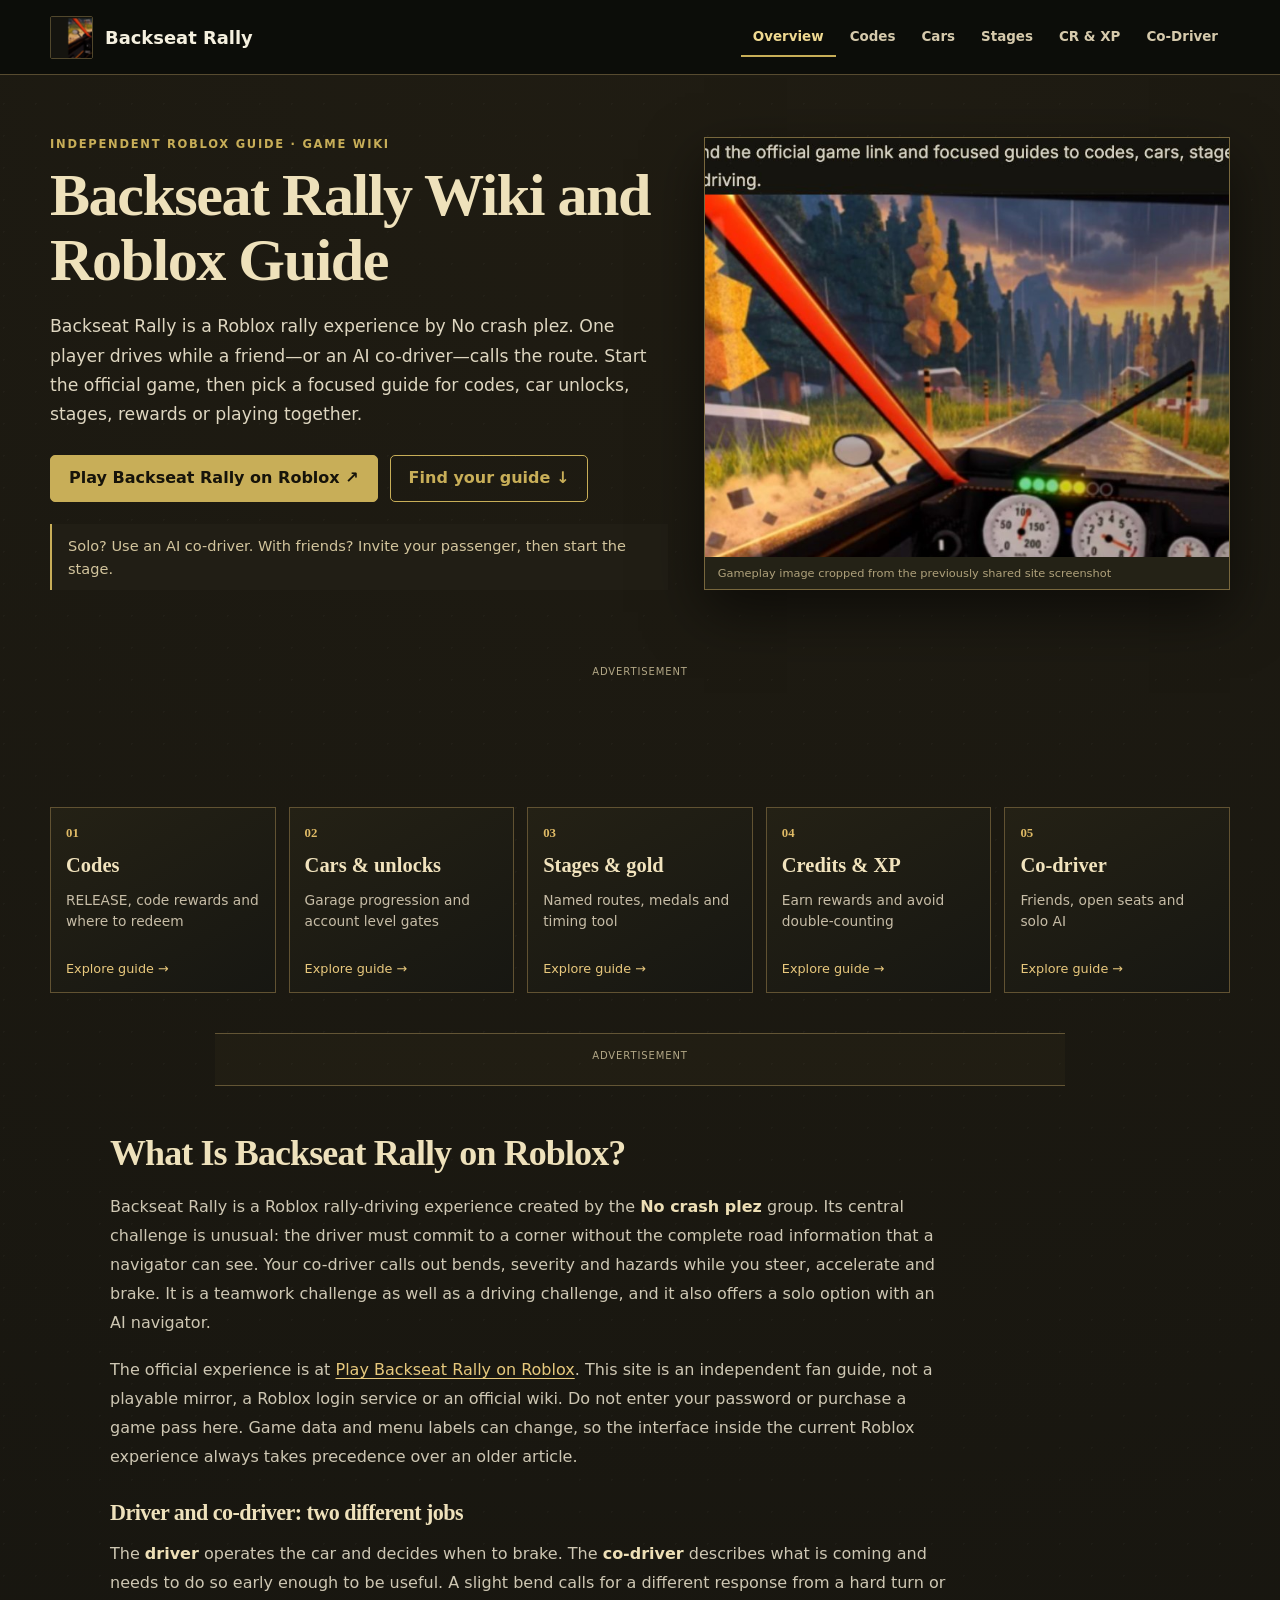
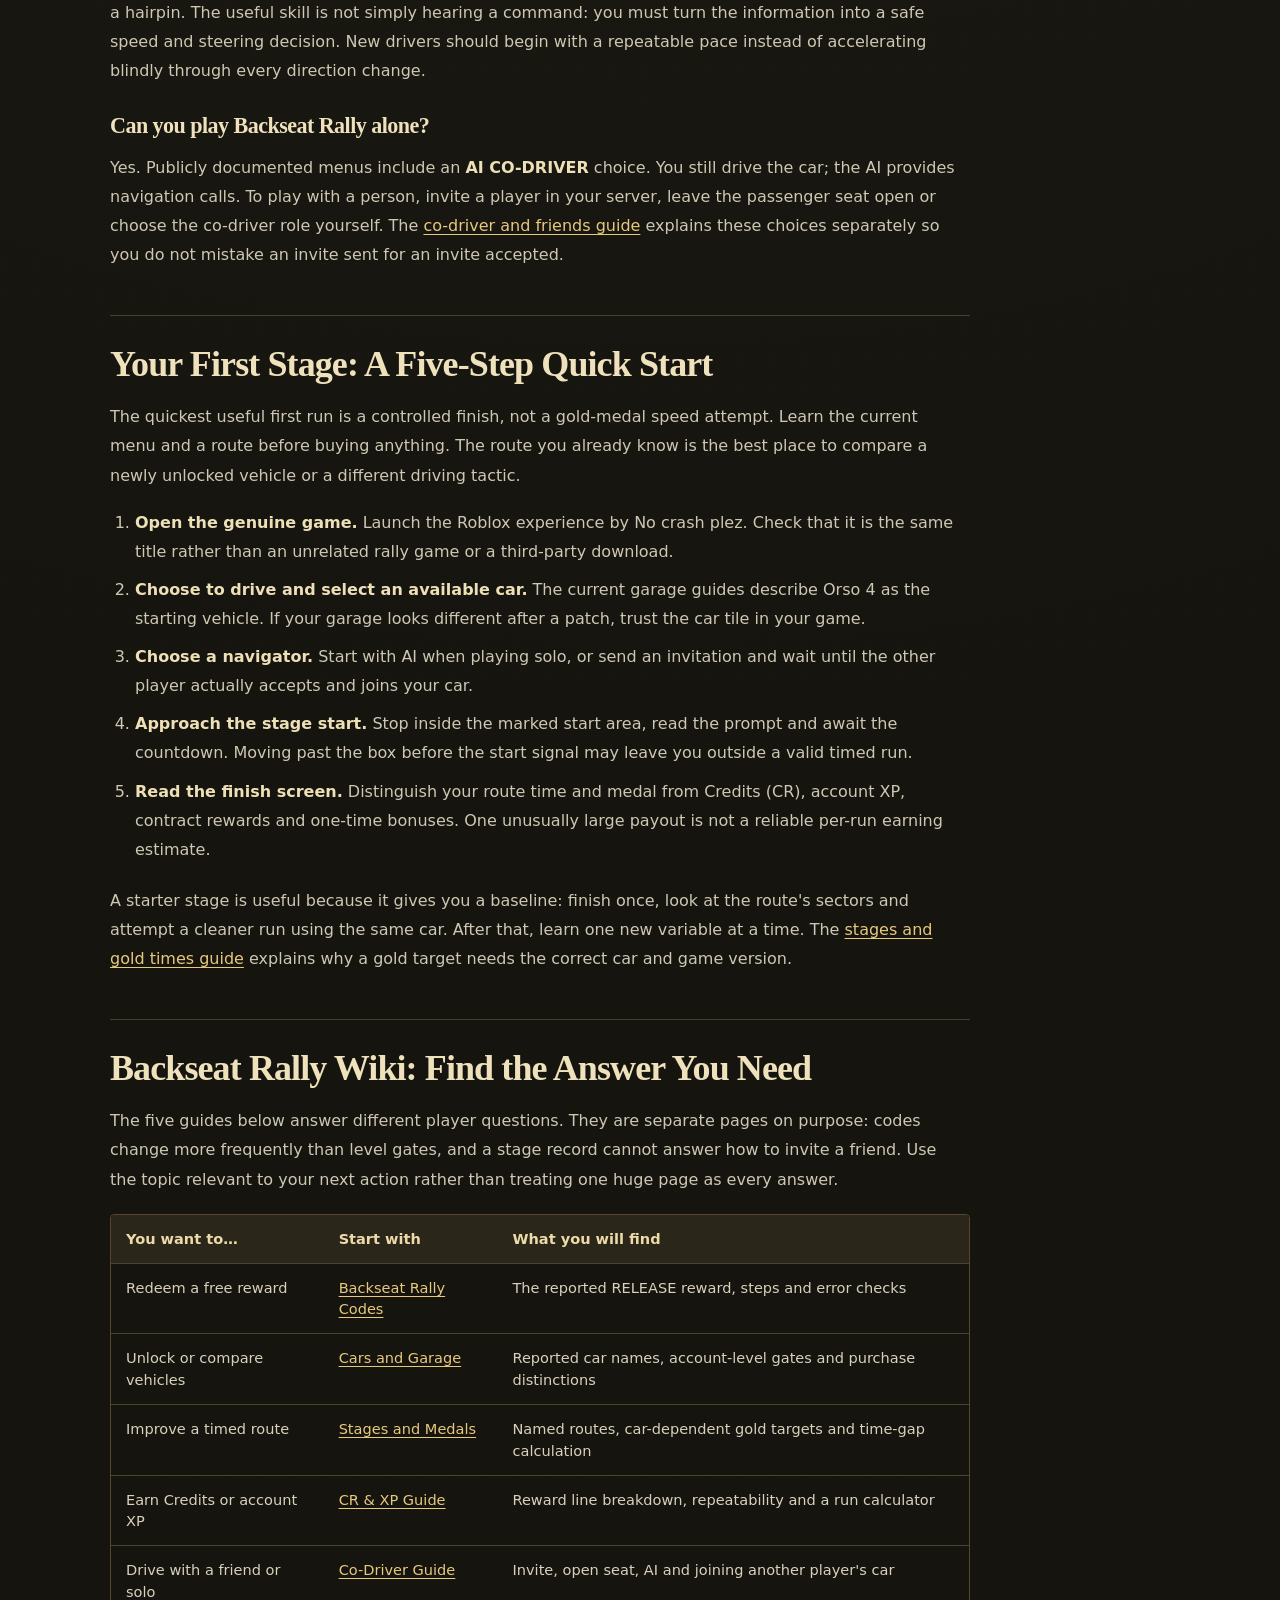
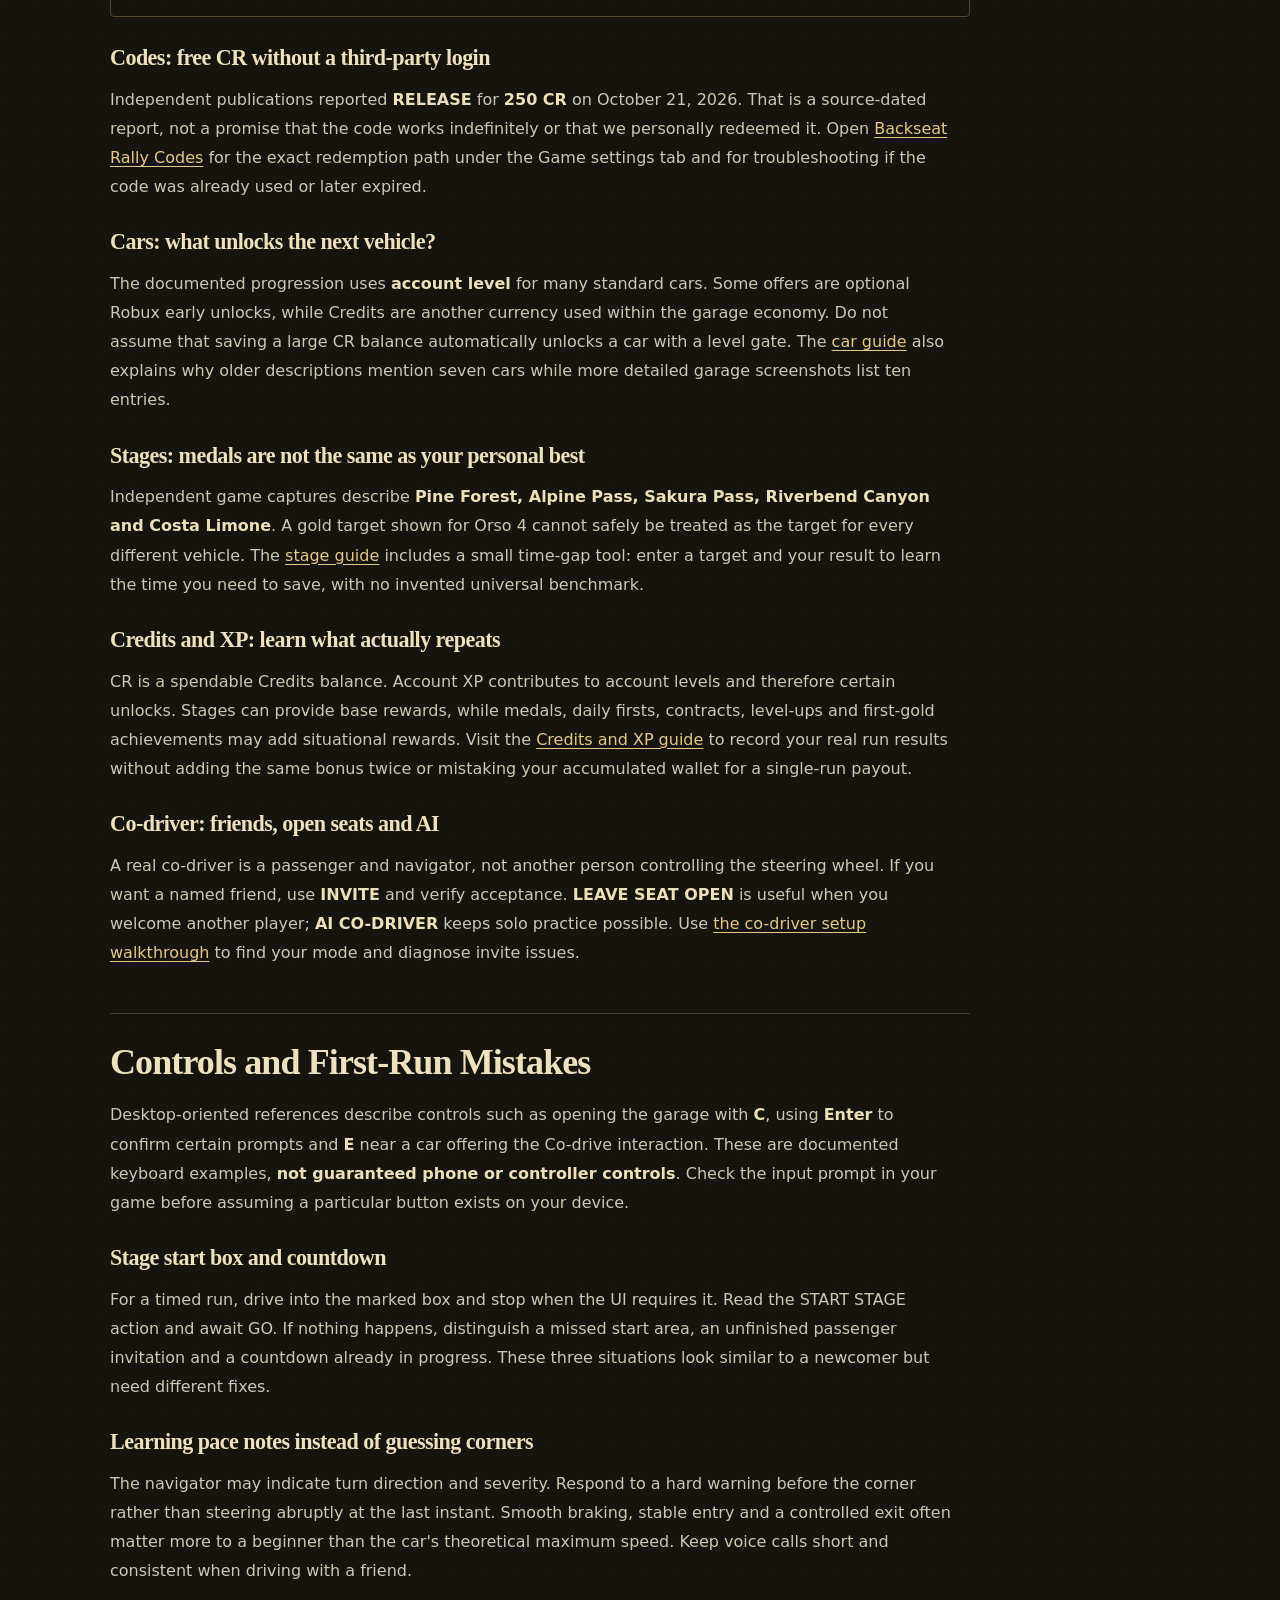
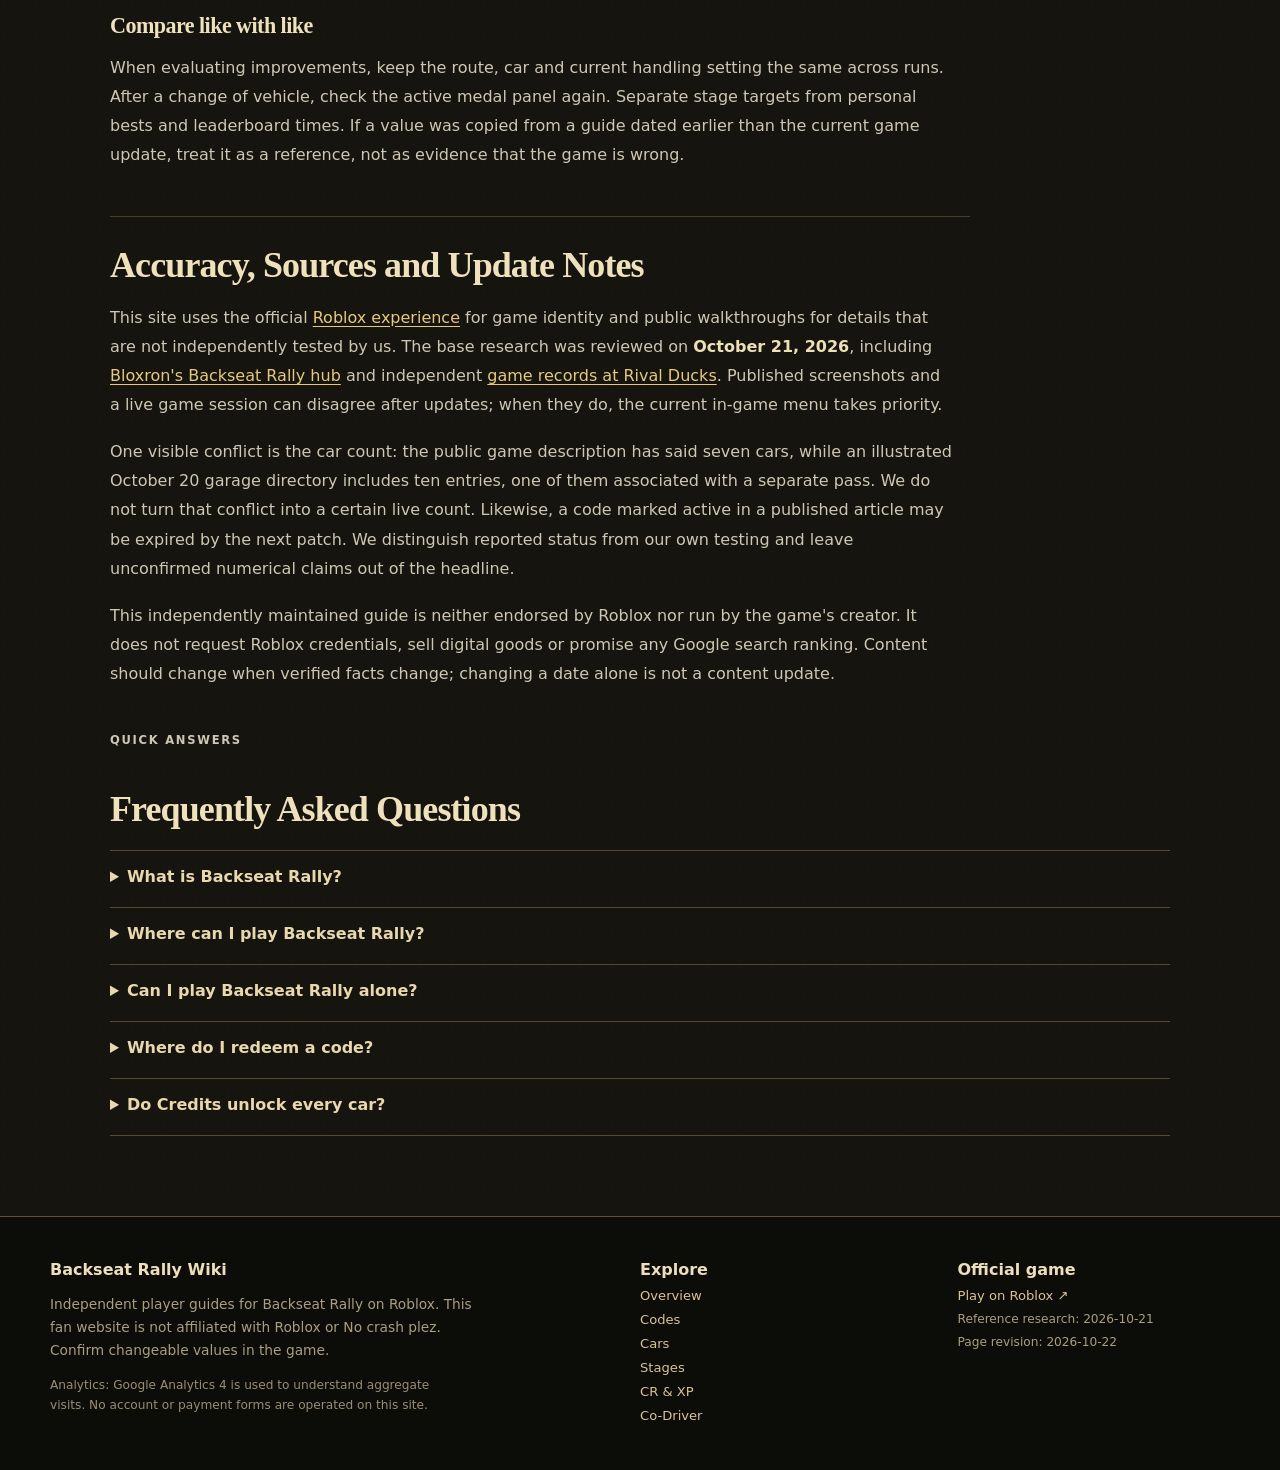
<file: index.html>
<!doctype html><html lang="en"><head><meta charset="utf-8"><meta name="viewport" content="width=device-width,initial-scale=1"><meta name="theme-color" content="#15140f"><title>Backseat Rally Wiki: Codes, Cars, Stages &amp; Co-Driver</title><meta name="description" content="Backseat Rally Roblox guide with codes, real car unlocks, stages, medals, CR and XP tips, and co-driver setup. Find answers fast and play on Roblox."><meta name="robots" content="index, follow, max-image-preview:large"><link rel="canonical" href="https://backseatrallywiki.github.io/"><link rel="icon" type="image/png" href="/assets/logo.png"><link rel="manifest" href="/site.webmanifest"><meta property="og:type" content="website"><meta property="og:site_name" content="Backseat Rally Wiki"><meta property="og:title" content="Backseat Rally Wiki: Codes, Cars, Stages &amp; Co-Driver"><meta property="og:description" content="Backseat Rally Roblox guide with codes, real car unlocks, stages, medals, CR and XP tips, and co-driver setup. Find answers fast and play on Roblox."><meta property="og:url" content="https://backseatrallywiki.github.io/"><meta property="og:image" content="https://backseatrallywiki.github.io/assets/backseat-rally-gameplay.jpg"><meta name="twitter:card" content="summary_large_image"><link rel="stylesheet" href="/assets/style.css"><script type="application/ld+json">{"@context": "https://schema.org", "@graph": [{"@type": "WebPage", "name": "Backseat Rally Wiki and Roblox Guide", "url": "https://backseatrallywiki.github.io/", "description": "Backseat Rally Roblox guide with codes, real car unlocks, stages, medals, CR and XP tips, and co-driver setup. Find answers fast and play on Roblox.", "inLanguage": "en", "dateModified": "2026-10-22", "isPartOf": {"@type": "WebSite", "name": "Backseat Rally Wiki", "url": "https://backseatrallywiki.github.io/"}, "about": {"@type": "VideoGame", "name": "Backseat Rally", "gamePlatform": "Roblox", "url": "https://www.roblox.com/games/94278659624110"}}, {"@type": "WebSite", "name": "Backseat Rally Wiki", "url": "https://backseatrallywiki.github.io/"}, {"@type": "FAQPage", "mainEntity": [{"@type": "Question", "name": "What is Backseat Rally?", "acceptedAnswer": {"@type": "Answer", "text": "A Roblox co-driver rally game by No crash plez. You drive while a friend or AI navigator calls the route."}}, {"@type": "Question", "name": "Where can I play Backseat Rally?", "acceptedAnswer": {"@type": "Answer", "text": "Use the official Roblox experience at https://www.roblox.com/games/94278659624110. This independent wiki is not a game host."}}, {"@type": "Question", "name": "Can I play Backseat Rally alone?", "acceptedAnswer": {"@type": "Answer", "text": "Public menus document an AI CO-DRIVER option; the player still drives."}}, {"@type": "Question", "name": "Where do I redeem a code?", "acceptedAnswer": {"@type": "Answer", "text": "Published menus show Settings, then Game, then Redeem a code."}}, {"@type": "Question", "name": "Do Credits unlock every car?", "acceptedAnswer": {"@type": "Answer", "text": "No. Many documented vehicles use account-level gates; optional premium routes are separate."}}]}]}</script><script async src="https://www.googletagmanager.com/gtag/js?id=G-0EK23CW2G6"></script><script>window.dataLayer=window.dataLayer||[];function gtag(){dataLayer.push(arguments);}gtag('js',new Date());gtag('config','G-0EK23CW2G6');</script></head><body><a class="skip-link" href="#main-content">Skip to content</a><header class="site-header"><div class="container header-inner"><a class="brand" href="/" aria-label="Backseat Rally Wiki home"><img src="/assets/logo.png" width="43" height="43" alt=""><span>Backseat Rally</span></a><nav class="primary-nav" aria-label="Main navigation"><a href="/" aria-current="page">Overview</a><a href="/codes/">Codes</a><a href="/cars/">Cars</a><a href="/stages/">Stages</a><a href="/credits-xp/">CR & XP</a><a href="/co-driver/">Co-Driver</a></nav></div></header><main id="main-content"><section class="home-hero container"><div class="hero-copy"><p class="eyebrow">Independent Roblox guide · Game wiki</p><h1>Backseat Rally Wiki and Roblox Guide</h1><p class="hero-intro">Backseat Rally is a Roblox rally experience by No crash plez. One player drives while a friend—or an AI co-driver—calls the route. Start the official game, then pick a focused guide for codes, car unlocks, stages, rewards or playing together.</p><div class="hero-actions"><a class="btn btn-hero" href="https://www.roblox.com/games/94278659624110" target="_blank" rel="noopener noreferrer">Play Backseat Rally on Roblox ↗</a><a class="btn btn-outline" href="#choose-guide">Find your guide ↓</a></div><div class="hero-note">Solo? Use an AI co-driver. With friends? Invite your passenger, then start the stage.</div></div><figure class="hero-art"><img src="/assets/backseat-rally-gameplay.jpg" alt="Backseat Rally gameplay showing the cockpit, windscreen and forest rally road" width="1111" height="578" loading="eager"><figcaption>Gameplay image cropped from the previously shared site screenshot</figcaption></figure></section><section class="ad-slot ad-slot-banner" data-adsterra-banner aria-label="Advertisement"><span class="ad-label">Advertisement</span><div class="ad-banner-host" data-adsterra-banner-render></div></section><div id="choose-guide" class="container"><section class="guide-cards" aria-label="Choose a Backseat Rally guide"><a class="guide-card" href="/codes/"><span class="card-num">01</span><strong>Codes</strong><span>RELEASE, code rewards and where to redeem</span><span class="card-arrow">Explore guide →</span></a><a class="guide-card" href="/cars/"><span class="card-num">02</span><strong>Cars &amp; unlocks</strong><span>Garage progression and account level gates</span><span class="card-arrow">Explore guide →</span></a><a class="guide-card" href="/stages/"><span class="card-num">03</span><strong>Stages &amp; gold</strong><span>Named routes, medals and timing tool</span><span class="card-arrow">Explore guide →</span></a><a class="guide-card" href="/credits-xp/"><span class="card-num">04</span><strong>Credits &amp; XP</strong><span>Earn rewards and avoid double-counting</span><span class="card-arrow">Explore guide →</span></a><a class="guide-card" href="/co-driver/"><span class="card-num">05</span><strong>Co-driver</strong><span>Friends, open seats and solo AI</span><span class="card-arrow">Explore guide →</span></a></section></div><section class="ad-slot ad-slot-native" data-adsterra-native aria-label="Advertisement"><span class="ad-label">Advertisement</span><div class="ad-native-host" data-adsterra-native-render></div></section><div class="container content-shell home-content"><article class="article-body"><h2 id="what-is-backseat-rally-on-roblox">What Is Backseat Rally on Roblox?</h2>
<p>Backseat Rally is a Roblox rally-driving experience created by the <strong>No crash plez</strong> group. Its central challenge is unusual: the driver must commit to a corner without the complete road information that a navigator can see. Your co-driver calls out bends, severity and hazards while you steer, accelerate and brake. It is a teamwork challenge as well as a driving challenge, and it also offers a solo option with an AI navigator.</p>
<p>The official experience is at <a href="https://www.roblox.com/games/94278659624110" rel="noopener noreferrer" target="_blank">Play Backseat Rally on Roblox</a>. This site is an independent fan guide, not a playable mirror, a Roblox login service or an official wiki. Do not enter your password or purchase a game pass here. Game data and menu labels can change, so the interface inside the current Roblox experience always takes precedence over an older article.</p>
<h3 id="driver-and-co-driver-two-different-jobs">Driver and co-driver: two different jobs</h3>
<p>The <strong>driver</strong> operates the car and decides when to brake. The <strong>co-driver</strong> describes what is coming and needs to do so early enough to be useful. A slight bend calls for a different response from a hard turn or a hairpin. The useful skill is not simply hearing a command: you must turn the information into a safe speed and steering decision. New drivers should begin with a repeatable pace instead of accelerating blindly through every direction change.</p>
<h3 id="can-you-play-backseat-rally-alone">Can you play Backseat Rally alone?</h3>
<p>Yes. Publicly documented menus include an <strong>AI CO-DRIVER</strong> choice. You still drive the car; the AI provides navigation calls. To play with a person, invite a player in your server, leave the passenger seat open or choose the co-driver role yourself. The <a href="/co-driver/">co-driver and friends guide</a> explains these choices separately so you do not mistake an invite sent for an invite accepted.</p>
<h2 id="your-first-stage-a-five-step-quick-start">Your First Stage: A Five-Step Quick Start</h2>
<p>The quickest useful first run is a controlled finish, not a gold-medal speed attempt. Learn the current menu and a route before buying anything. The route you already know is the best place to compare a newly unlocked vehicle or a different driving tactic.</p>
<ol>
<li><strong>Open the genuine game.</strong> Launch the Roblox experience by No crash plez. Check that it is the same title rather than an unrelated rally game or a third-party download.</li>
<li><strong>Choose to drive and select an available car.</strong> The current garage guides describe Orso 4 as the starting vehicle. If your garage looks different after a patch, trust the car tile in your game.</li>
<li><strong>Choose a navigator.</strong> Start with AI when playing solo, or send an invitation and wait until the other player actually accepts and joins your car.</li>
<li><strong>Approach the stage start.</strong> Stop inside the marked start area, read the prompt and await the countdown. Moving past the box before the start signal may leave you outside a valid timed run.</li>
<li><strong>Read the finish screen.</strong> Distinguish your route time and medal from Credits (CR), account XP, contract rewards and one-time bonuses. One unusually large payout is not a reliable per-run earning estimate.</li>
</ol>
<p>A starter stage is useful because it gives you a baseline: finish once, look at the route's sectors and attempt a cleaner run using the same car. After that, learn one new variable at a time. The <a href="/stages/">stages and gold times guide</a> explains why a gold target needs the correct car and game version.</p>
<h2 id="backseat-rally-wiki-find-the-answer-you-need">Backseat Rally Wiki: Find the Answer You Need</h2>
<p>The five guides below answer different player questions. They are separate pages on purpose: codes change more frequently than level gates, and a stage record cannot answer how to invite a friend. Use the topic relevant to your next action rather than treating one huge page as every answer.</p>
<div class="table-scroll"><table>
<thead>
<tr>
<th>You want to…</th>
<th>Start with</th>
<th>What you will find</th>
</tr>
</thead>
<tbody>
<tr>
<td>Redeem a free reward</td>
<td><a href="/codes/">Backseat Rally Codes</a></td>
<td>The reported RELEASE reward, steps and error checks</td>
</tr>
<tr>
<td>Unlock or compare vehicles</td>
<td><a href="/cars/">Cars and Garage</a></td>
<td>Reported car names, account-level gates and purchase distinctions</td>
</tr>
<tr>
<td>Improve a timed route</td>
<td><a href="/stages/">Stages and Medals</a></td>
<td>Named routes, car-dependent gold targets and time-gap calculation</td>
</tr>
<tr>
<td>Earn Credits or account XP</td>
<td><a href="/credits-xp/">CR &amp; XP Guide</a></td>
<td>Reward line breakdown, repeatability and a run calculator</td>
</tr>
<tr>
<td>Drive with a friend or solo</td>
<td><a href="/co-driver/">Co-Driver Guide</a></td>
<td>Invite, open seat, AI and joining another player's car</td>
</tr>
</tbody>
</table></div>
<h3 id="codes-free-cr-without-a-third-party-login">Codes: free CR without a third-party login</h3>
<p>Independent publications reported <strong>RELEASE</strong> for <strong>250 CR</strong> on October 21, 2026. That is a source-dated report, not a promise that the code works indefinitely or that we personally redeemed it. Open <a href="/codes/">Backseat Rally Codes</a> for the exact redemption path under the Game settings tab and for troubleshooting if the code was already used or later expired.</p>
<h3 id="cars-what-unlocks-the-next-vehicle">Cars: what unlocks the next vehicle?</h3>
<p>The documented progression uses <strong>account level</strong> for many standard cars. Some offers are optional Robux early unlocks, while Credits are another currency used within the garage economy. Do not assume that saving a large CR balance automatically unlocks a car with a level gate. The <a href="/cars/">car guide</a> also explains why older descriptions mention seven cars while more detailed garage screenshots list ten entries.</p>
<h3 id="stages-medals-are-not-the-same-as-your-personal-best">Stages: medals are not the same as your personal best</h3>
<p>Independent game captures describe <strong>Pine Forest, Alpine Pass, Sakura Pass, Riverbend Canyon and Costa Limone</strong>. A gold target shown for Orso 4 cannot safely be treated as the target for every different vehicle. The <a href="/stages/">stage guide</a> includes a small time-gap tool: enter a target and your result to learn the time you need to save, with no invented universal benchmark.</p>
<h3 id="credits-and-xp-learn-what-actually-repeats">Credits and XP: learn what actually repeats</h3>
<p>CR is a spendable Credits balance. Account XP contributes to account levels and therefore certain unlocks. Stages can provide base rewards, while medals, daily firsts, contracts, level-ups and first-gold achievements may add situational rewards. Visit the <a href="/credits-xp/">Credits and XP guide</a> to record your real run results without adding the same bonus twice or mistaking your accumulated wallet for a single-run payout.</p>
<h3 id="co-driver-friends-open-seats-and-ai">Co-driver: friends, open seats and AI</h3>
<p>A real co-driver is a passenger and navigator, not another person controlling the steering wheel. If you want a named friend, use <strong>INVITE</strong> and verify acceptance. <strong>LEAVE SEAT OPEN</strong> is useful when you welcome another player; <strong>AI CO-DRIVER</strong> keeps solo practice possible. Use <a href="/co-driver/">the co-driver setup walkthrough</a> to find your mode and diagnose invite issues.</p>
<h2 id="controls-and-first-run-mistakes">Controls and First-Run Mistakes</h2>
<p>Desktop-oriented references describe controls such as opening the garage with <strong>C</strong>, using <strong>Enter</strong> to confirm certain prompts and <strong>E</strong> near a car offering the Co-drive interaction. These are documented keyboard examples, <strong>not guaranteed phone or controller controls</strong>. Check the input prompt in your game before assuming a particular button exists on your device.</p>
<h3 id="stage-start-box-and-countdown">Stage start box and countdown</h3>
<p>For a timed run, drive into the marked box and stop when the UI requires it. Read the START STAGE action and await GO. If nothing happens, distinguish a missed start area, an unfinished passenger invitation and a countdown already in progress. These three situations look similar to a newcomer but need different fixes.</p>
<h3 id="learning-pace-notes-instead-of-guessing-corners">Learning pace notes instead of guessing corners</h3>
<p>The navigator may indicate turn direction and severity. Respond to a hard warning before the corner rather than steering abruptly at the last instant. Smooth braking, stable entry and a controlled exit often matter more to a beginner than the car's theoretical maximum speed. Keep voice calls short and consistent when driving with a friend.</p>
<h3 id="compare-like-with-like">Compare like with like</h3>
<p>When evaluating improvements, keep the route, car and current handling setting the same across runs. After a change of vehicle, check the active medal panel again. Separate stage targets from personal bests and leaderboard times. If a value was copied from a guide dated earlier than the current game update, treat it as a reference, not as evidence that the game is wrong.</p>
<h2 id="accuracy-sources-and-update-notes">Accuracy, Sources and Update Notes</h2>
<p>This site uses the official <a href="https://www.roblox.com/games/94278659624110" rel="noopener noreferrer" target="_blank">Roblox experience</a> for game identity and public walkthroughs for details that are not independently tested by us. The base research was reviewed on <strong>October 21, 2026</strong>, including <a href="https://bloxron.com/backseat-rally" rel="noopener noreferrer" target="_blank">Bloxron's Backseat Rally hub</a> and independent <a href="https://rivalducks.com/apps/radar/games/10769543742-backseat-rally" rel="noopener noreferrer" target="_blank">game records at Rival Ducks</a>. Published screenshots and a live game session can disagree after updates; when they do, the current in-game menu takes priority.</p>
<p>One visible conflict is the car count: the public game description has said seven cars, while an illustrated October 20 garage directory includes ten entries, one of them associated with a separate pass. We do not turn that conflict into a certain live count. Likewise, a code marked active in a published article may be expired by the next patch. We distinguish reported status from our own testing and leave unconfirmed numerical claims out of the headline.</p>
<p>This independently maintained guide is neither endorsed by Roblox nor run by the game's creator. It does not request Roblox credentials, sell digital goods or promise any Google search ranking. Content should change when verified facts change; changing a date alone is not a content update.</p>
</article><section class="faq section" id="faq"><div class="section-heading"><p class="eyebrow">Quick answers</p><h2>Frequently Asked Questions</h2></div><details><summary>What is Backseat Rally?</summary><p>A Roblox co-driver rally game by No crash plez. You drive while a friend or AI navigator calls the route.</p></details><details><summary>Where can I play Backseat Rally?</summary><p>Use the official Roblox experience at https://www.roblox.com/games/94278659624110. This independent wiki is not a game host.</p></details><details><summary>Can I play Backseat Rally alone?</summary><p>Public menus document an AI CO-DRIVER option; the player still drives.</p></details><details><summary>Where do I redeem a code?</summary><p>Published menus show Settings, then Game, then Redeem a code.</p></details><details><summary>Do Credits unlock every car?</summary><p>No. Many documented vehicles use account-level gates; optional premium routes are separate.</p></details></section></div></main><footer class="site-footer"><div class="container footer-grid"><div><strong>Backseat Rally Wiki</strong><p>Independent player guides for Backseat Rally on Roblox. This fan website is not affiliated with Roblox or No crash plez. Confirm changeable values in the game.</p><p class="privacy-note">Analytics: Google Analytics 4 is used to understand aggregate visits. No account or payment forms are operated on this site.</p></div><nav aria-label="Footer navigation"><strong>Explore</strong><a href="/">Overview</a><a href="/codes/">Codes</a><a href="/cars/">Cars</a><a href="/stages/">Stages</a><a href="/credits-xp/">CR & XP</a><a href="/co-driver/">Co-Driver</a></nav><div class="footer-about"><strong>Official game</strong><a href="https://www.roblox.com/games/94278659624110" target="_blank" rel="noopener noreferrer">Play on Roblox ↗</a><span>Reference research: 2026-10-21</span><span>Page revision: 2026-10-22</span></div></div></footer><script src="/assets/site.js" defer></script><script src="/assets/ads.js" defer></script></body></html>
</file>
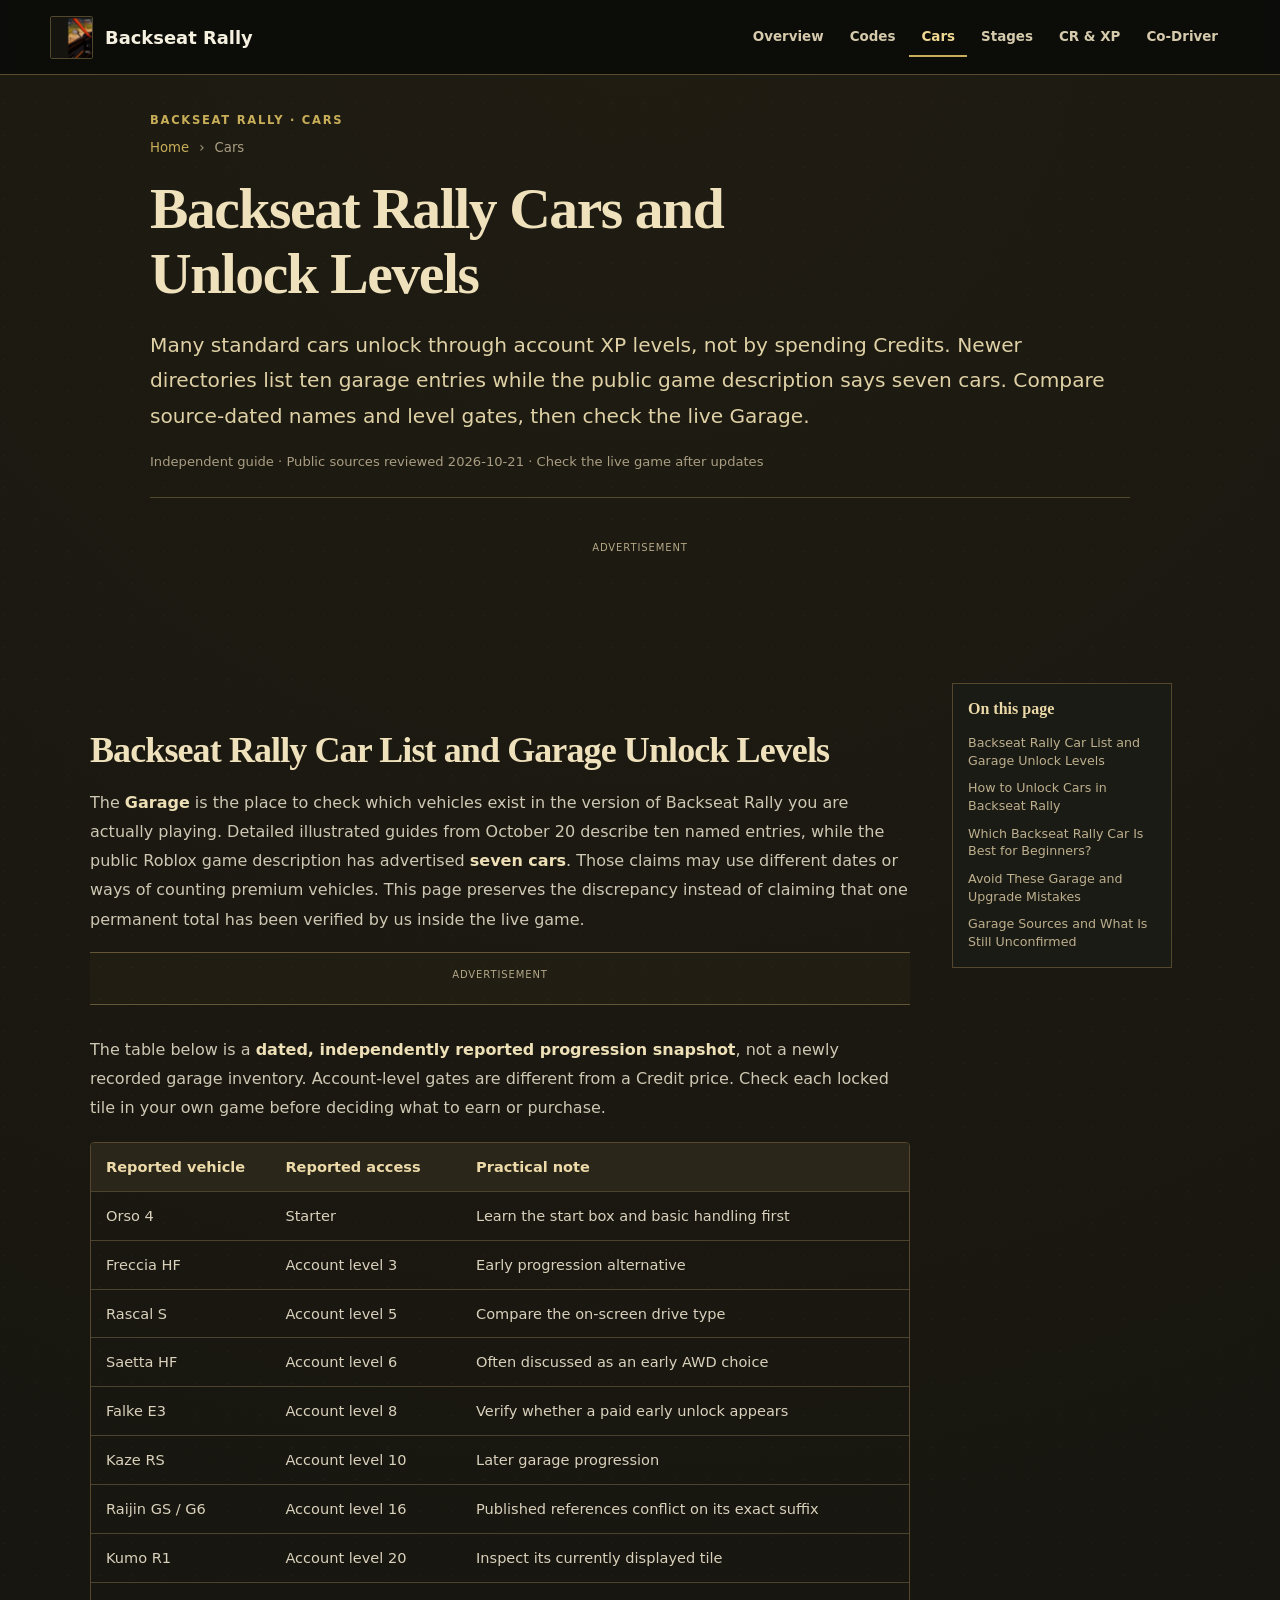
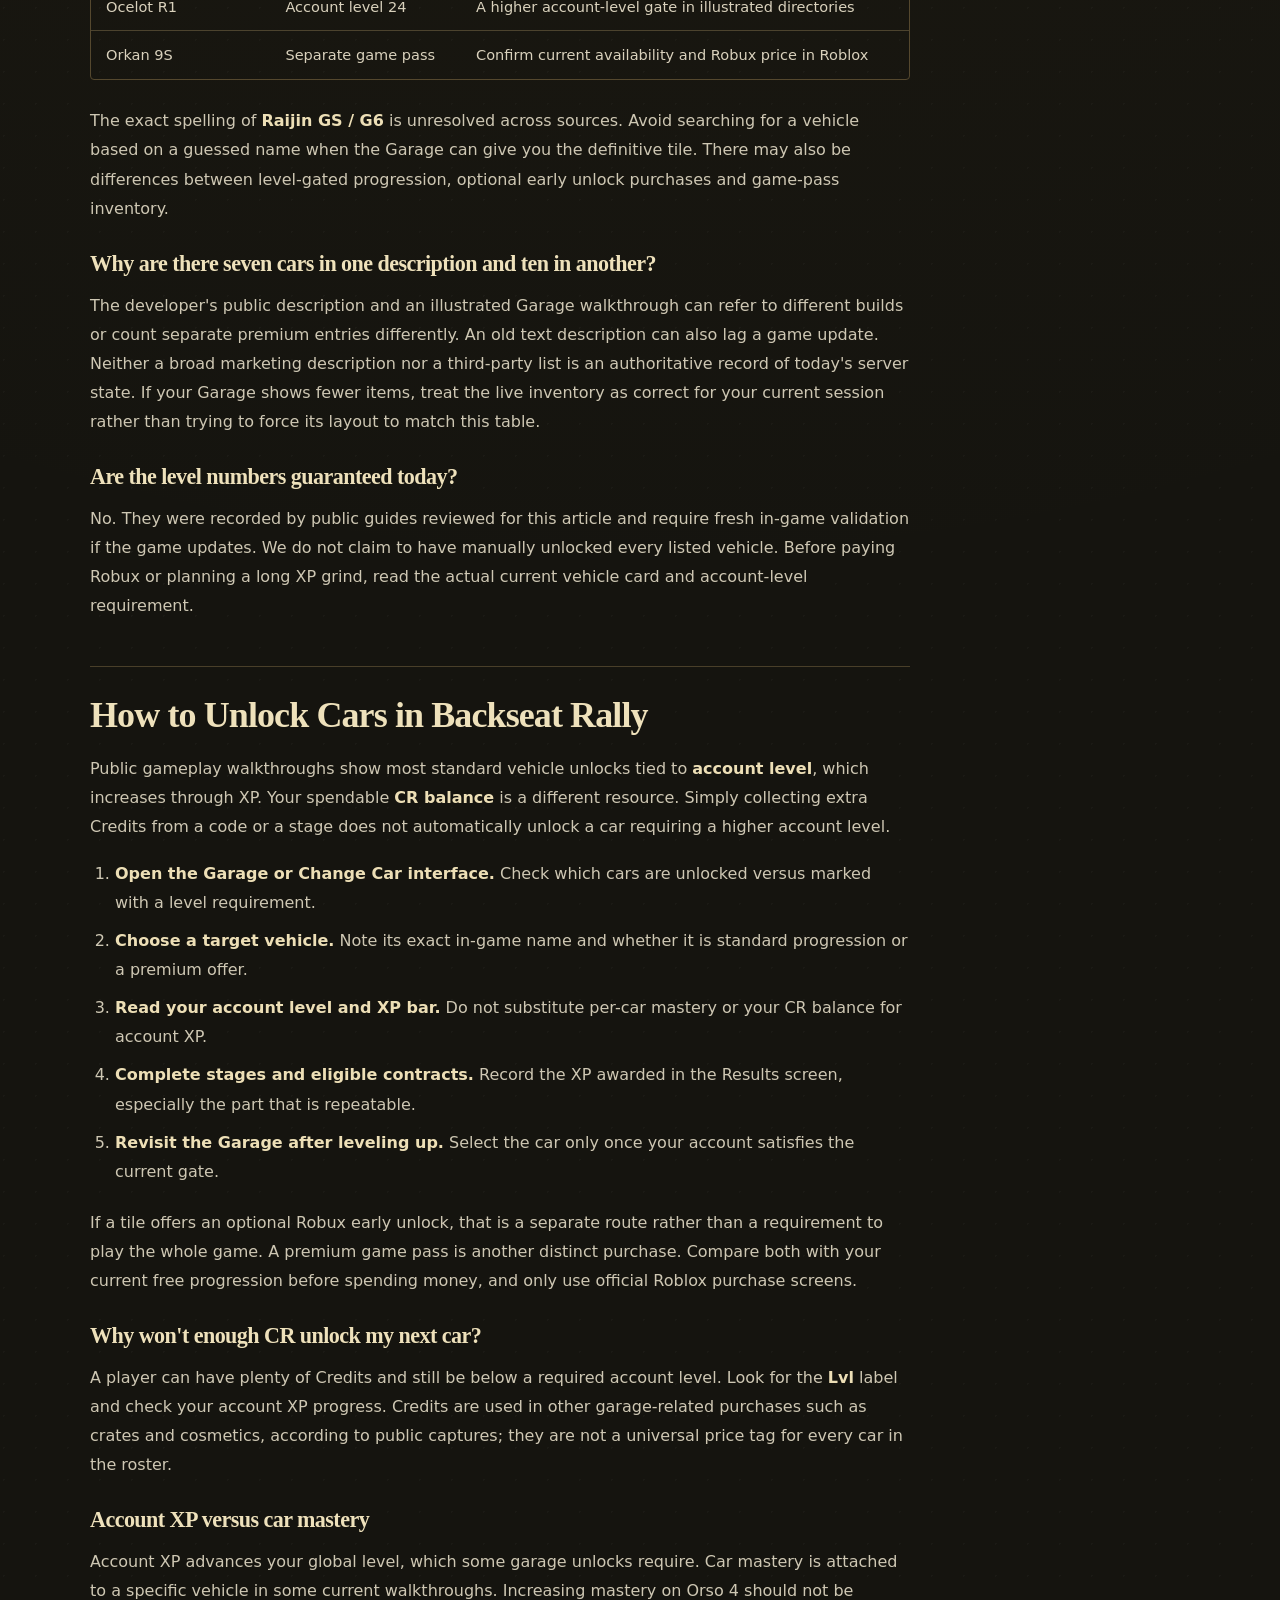
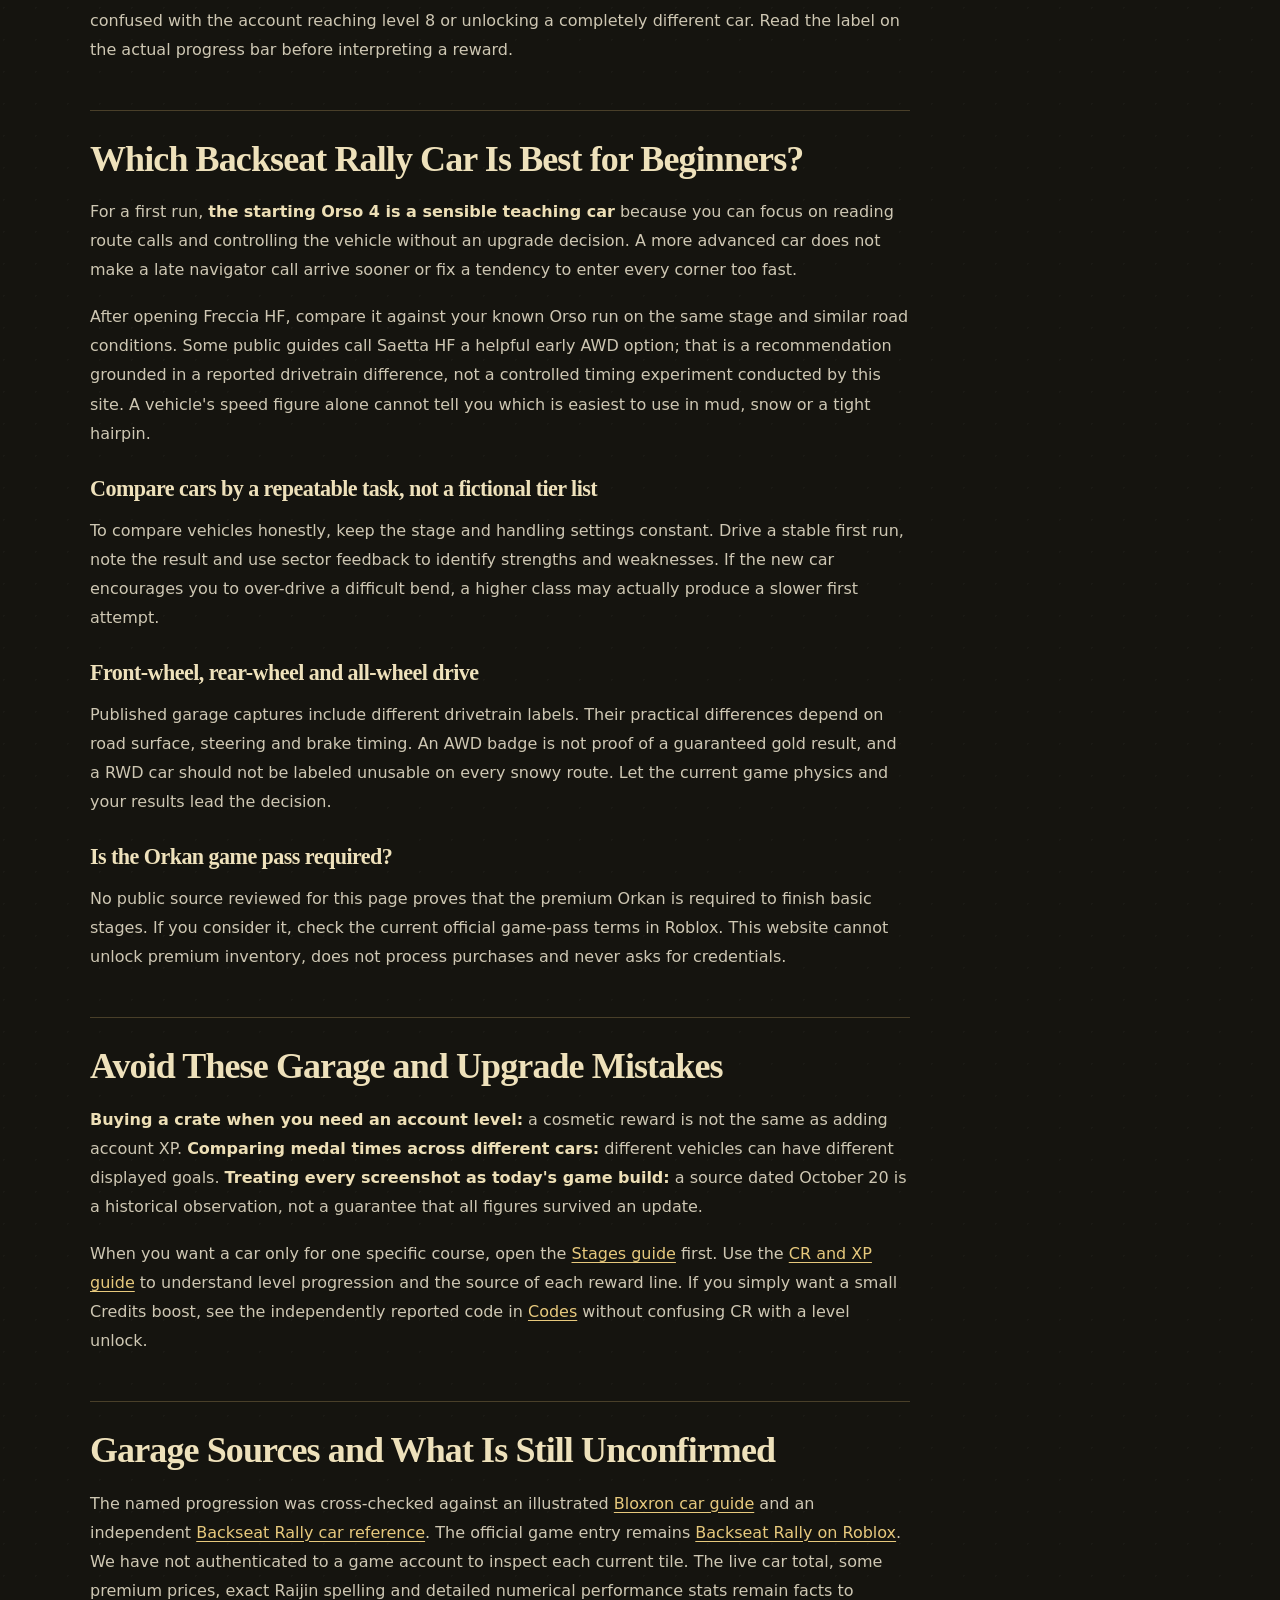
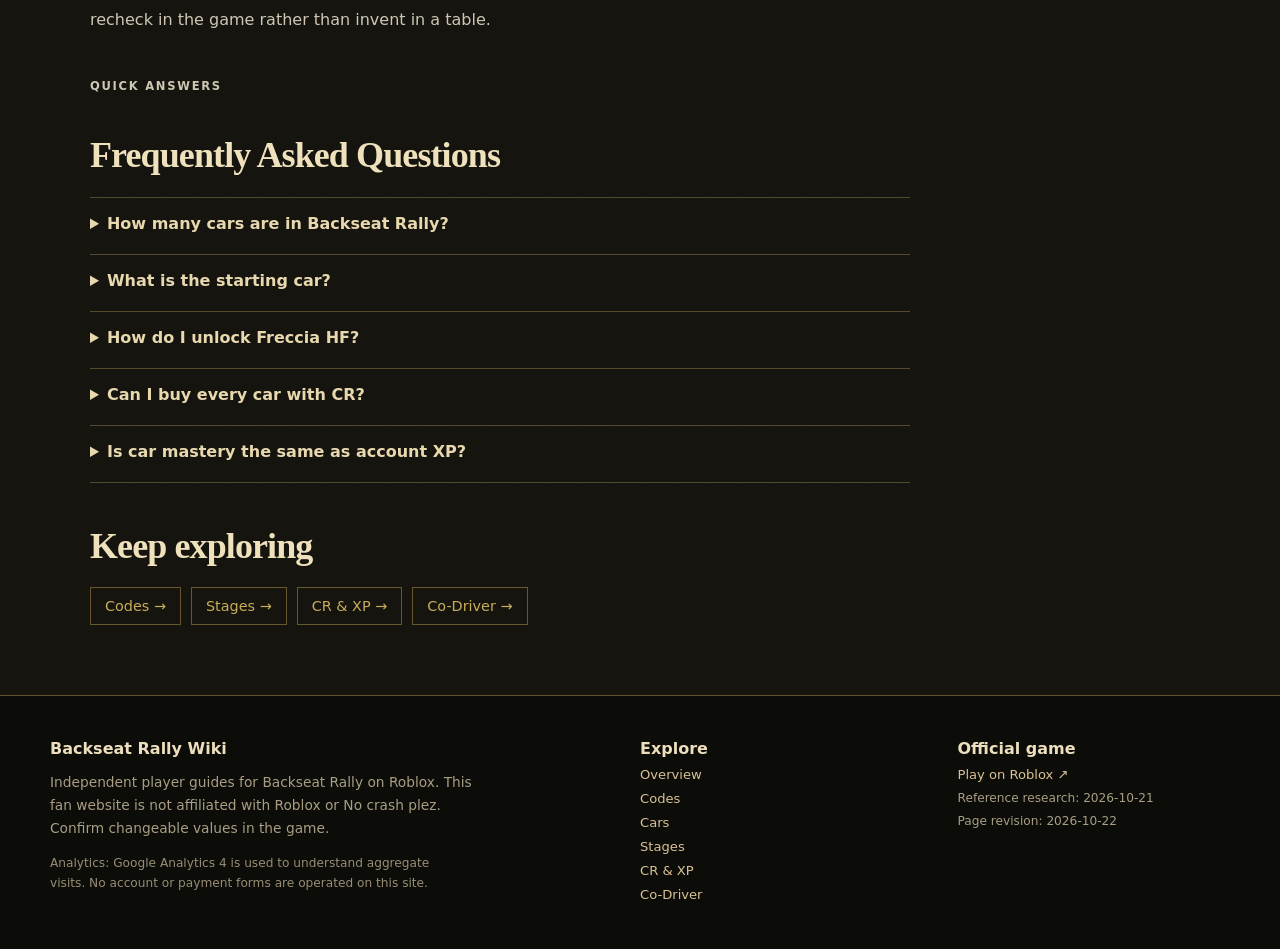
<file: cars/index.html>
<!doctype html><html lang="en"><head><meta charset="utf-8"><meta name="viewport" content="width=device-width,initial-scale=1"><meta name="theme-color" content="#15140f"><title>Backseat Rally Cars: Garage List, Levels &amp; Unlocks</title><meta name="description" content="Explore Backseat Rally cars, level unlocks, garage progression, and game-pass exceptions. See which entries and values need checking in-game."><meta name="robots" content="index, follow, max-image-preview:large"><link rel="canonical" href="https://backseatrallywiki.github.io/cars/"><link rel="icon" type="image/png" href="/assets/logo.png"><link rel="manifest" href="/site.webmanifest"><meta property="og:type" content="website"><meta property="og:site_name" content="Backseat Rally Wiki"><meta property="og:title" content="Backseat Rally Cars: Garage List, Levels &amp; Unlocks"><meta property="og:description" content="Explore Backseat Rally cars, level unlocks, garage progression, and game-pass exceptions. See which entries and values need checking in-game."><meta property="og:url" content="https://backseatrallywiki.github.io/cars/"><meta property="og:image" content="https://backseatrallywiki.github.io/assets/backseat-rally-gameplay.jpg"><meta name="twitter:card" content="summary_large_image"><link rel="stylesheet" href="/assets/style.css"><script type="application/ld+json">{"@context": "https://schema.org", "@graph": [{"@type": "WebPage", "name": "Backseat Rally Cars and Unlock Levels", "url": "https://backseatrallywiki.github.io/cars/", "description": "Explore Backseat Rally cars, level unlocks, garage progression, and game-pass exceptions. See which entries and values need checking in-game.", "inLanguage": "en", "dateModified": "2026-10-22", "isPartOf": {"@type": "WebSite", "name": "Backseat Rally Wiki", "url": "https://backseatrallywiki.github.io/"}, "about": {"@type": "VideoGame", "name": "Backseat Rally", "gamePlatform": "Roblox", "url": "https://www.roblox.com/games/94278659624110"}}, {"@type": "BreadcrumbList", "itemListElement": [{"@type": "ListItem", "position": 1, "name": "Home", "item": "https://backseatrallywiki.github.io/"}, {"@type": "ListItem", "position": 2, "name": "Cars", "item": "https://backseatrallywiki.github.io/cars/"}]}, {"@type": "FAQPage", "mainEntity": [{"@type": "Question", "name": "How many cars are in Backseat Rally?", "acceptedAnswer": {"@type": "Answer", "text": "Recent illustrated directories list ten, while the public game description has stated seven. Check the live Garage to resolve the count for your current build."}}, {"@type": "Question", "name": "What is the starting car?", "acceptedAnswer": {"@type": "Answer", "text": "Current guide references list Orso 4 as the starting vehicle."}}, {"@type": "Question", "name": "How do I unlock Freccia HF?", "acceptedAnswer": {"@type": "Answer", "text": "Illustrated references associate Freccia HF with account level 3; verify the level in your current Garage."}}, {"@type": "Question", "name": "Can I buy every car with CR?", "acceptedAnswer": {"@type": "Answer", "text": "No. Many standard unlocks are account-level gated, and some offers involve optional Robux."}}, {"@type": "Question", "name": "Is car mastery the same as account XP?", "acceptedAnswer": {"@type": "Answer", "text": "No. Car mastery refers to per-vehicle progress; account XP raises the overall level."}}]}]}</script><script async src="https://www.googletagmanager.com/gtag/js?id=G-0EK23CW2G6"></script><script>window.dataLayer=window.dataLayer||[];function gtag(){dataLayer.push(arguments);}gtag('js',new Date());gtag('config','G-0EK23CW2G6');</script></head><body><a class="skip-link" href="#main-content">Skip to content</a><header class="site-header"><div class="container header-inner"><a class="brand" href="/" aria-label="Backseat Rally Wiki home"><img src="/assets/logo.png" width="43" height="43" alt=""><span>Backseat Rally</span></a><nav class="primary-nav" aria-label="Main navigation"><a href="/">Overview</a><a href="/codes/">Codes</a><a href="/cars/" aria-current="page">Cars</a><a href="/stages/">Stages</a><a href="/credits-xp/">CR & XP</a><a href="/co-driver/">Co-Driver</a></nav></div></header><main class="inner-page" id="main-content"><div class="container article-container"><div class="article-hero"><p class="eyebrow">Backseat Rally · Cars</p><nav class="breadcrumbs" aria-label="Breadcrumb"><a href="/">Home</a><span aria-hidden="true">›</span><span>Cars</span></nav><h1>Backseat Rally Cars and Unlock Levels</h1><p class="article-lead">Many standard cars unlock through account XP levels, not by spending Credits. Newer directories list ten garage entries while the public game description says seven cars. Compare source-dated names and level gates, then check the live Garage.</p><div class="review-line">Independent guide · Public sources reviewed 2026-10-21 · Check the live game after updates</div></div><section class="ad-slot ad-slot-banner" data-adsterra-banner aria-label="Advertisement"><span class="ad-label">Advertisement</span><div class="ad-banner-host" data-adsterra-banner-render></div></section><div class="article-grid"><div class="article-main"><article class="article-body"><h2 id="backseat-rally-car-list-and-garage-unlock-levels">Backseat Rally Car List and Garage Unlock Levels</h2>
<p>The <strong>Garage</strong> is the place to check which vehicles exist in the version of Backseat Rally you are actually playing. Detailed illustrated guides from October 20 describe ten named entries, while the public Roblox game description has advertised <strong>seven cars</strong>. Those claims may use different dates or ways of counting premium vehicles. This page preserves the discrepancy instead of claiming that one permanent total has been verified by us inside the live game.</p><section class="ad-slot ad-slot-native" data-adsterra-native aria-label="Advertisement"><span class="ad-label">Advertisement</span><div class="ad-native-host" data-adsterra-native-render></div></section>
<p>The table below is a <strong>dated, independently reported progression snapshot</strong>, not a newly recorded garage inventory. Account-level gates are different from a Credit price. Check each locked tile in your own game before deciding what to earn or purchase.</p>
<div class="table-scroll"><table>
<thead>
<tr>
<th>Reported vehicle</th>
<th>Reported access</th>
<th>Practical note</th>
</tr>
</thead>
<tbody>
<tr>
<td>Orso 4</td>
<td>Starter</td>
<td>Learn the start box and basic handling first</td>
</tr>
<tr>
<td>Freccia HF</td>
<td>Account level 3</td>
<td>Early progression alternative</td>
</tr>
<tr>
<td>Rascal S</td>
<td>Account level 5</td>
<td>Compare the on-screen drive type</td>
</tr>
<tr>
<td>Saetta HF</td>
<td>Account level 6</td>
<td>Often discussed as an early AWD choice</td>
</tr>
<tr>
<td>Falke E3</td>
<td>Account level 8</td>
<td>Verify whether a paid early unlock appears</td>
</tr>
<tr>
<td>Kaze RS</td>
<td>Account level 10</td>
<td>Later garage progression</td>
</tr>
<tr>
<td>Raijin GS / G6</td>
<td>Account level 16</td>
<td>Published references conflict on its exact suffix</td>
</tr>
<tr>
<td>Kumo R1</td>
<td>Account level 20</td>
<td>Inspect its currently displayed tile</td>
</tr>
<tr>
<td>Ocelot R1</td>
<td>Account level 24</td>
<td>A higher account-level gate in illustrated directories</td>
</tr>
<tr>
<td>Orkan 9S</td>
<td>Separate game pass</td>
<td>Confirm current availability and Robux price in Roblox</td>
</tr>
</tbody>
</table></div>
<p>The exact spelling of <strong>Raijin GS / G6</strong> is unresolved across sources. Avoid searching for a vehicle based on a guessed name when the Garage can give you the definitive tile. There may also be differences between level-gated progression, optional early unlock purchases and game-pass inventory.</p>
<h3 id="why-are-there-seven-cars-in-one-description-and-ten-in-another">Why are there seven cars in one description and ten in another?</h3>
<p>The developer's public description and an illustrated Garage walkthrough can refer to different builds or count separate premium entries differently. An old text description can also lag a game update. Neither a broad marketing description nor a third-party list is an authoritative record of today's server state. If your Garage shows fewer items, treat the live inventory as correct for your current session rather than trying to force its layout to match this table.</p>
<h3 id="are-the-level-numbers-guaranteed-today">Are the level numbers guaranteed today?</h3>
<p>No. They were recorded by public guides reviewed for this article and require fresh in-game validation if the game updates. We do not claim to have manually unlocked every listed vehicle. Before paying Robux or planning a long XP grind, read the actual current vehicle card and account-level requirement.</p>
<h2 id="how-to-unlock-cars-in-backseat-rally">How to Unlock Cars in Backseat Rally</h2>
<p>Public gameplay walkthroughs show most standard vehicle unlocks tied to <strong>account level</strong>, which increases through XP. Your spendable <strong>CR balance</strong> is a different resource. Simply collecting extra Credits from a code or a stage does not automatically unlock a car requiring a higher account level.</p>
<ol>
<li><strong>Open the Garage or Change Car interface.</strong> Check which cars are unlocked versus marked with a level requirement.</li>
<li><strong>Choose a target vehicle.</strong> Note its exact in-game name and whether it is standard progression or a premium offer.</li>
<li><strong>Read your account level and XP bar.</strong> Do not substitute per-car mastery or your CR balance for account XP.</li>
<li><strong>Complete stages and eligible contracts.</strong> Record the XP awarded in the Results screen, especially the part that is repeatable.</li>
<li><strong>Revisit the Garage after leveling up.</strong> Select the car only once your account satisfies the current gate.</li>
</ol>
<p>If a tile offers an optional Robux early unlock, that is a separate route rather than a requirement to play the whole game. A premium game pass is another distinct purchase. Compare both with your current free progression before spending money, and only use official Roblox purchase screens.</p>
<h3 id="why-won-t-enough-cr-unlock-my-next-car">Why won't enough CR unlock my next car?</h3>
<p>A player can have plenty of Credits and still be below a required account level. Look for the <strong>Lvl</strong> label and check your account XP progress. Credits are used in other garage-related purchases such as crates and cosmetics, according to public captures; they are not a universal price tag for every car in the roster.</p>
<h3 id="account-xp-versus-car-mastery">Account XP versus car mastery</h3>
<p>Account XP advances your global level, which some garage unlocks require. Car mastery is attached to a specific vehicle in some current walkthroughs. Increasing mastery on Orso 4 should not be confused with the account reaching level 8 or unlocking a completely different car. Read the label on the actual progress bar before interpreting a reward.</p>
<h2 id="which-backseat-rally-car-is-best-for-beginners">Which Backseat Rally Car Is Best for Beginners?</h2>
<p>For a first run, <strong>the starting Orso 4 is a sensible teaching car</strong> because you can focus on reading route calls and controlling the vehicle without an upgrade decision. A more advanced car does not make a late navigator call arrive sooner or fix a tendency to enter every corner too fast.</p>
<p>After opening Freccia HF, compare it against your known Orso run on the same stage and similar road conditions. Some public guides call Saetta HF a helpful early AWD option; that is a recommendation grounded in a reported drivetrain difference, not a controlled timing experiment conducted by this site. A vehicle's speed figure alone cannot tell you which is easiest to use in mud, snow or a tight hairpin.</p>
<h3 id="compare-cars-by-a-repeatable-task-not-a-fictional-tier-list">Compare cars by a repeatable task, not a fictional tier list</h3>
<p>To compare vehicles honestly, keep the stage and handling settings constant. Drive a stable first run, note the result and use sector feedback to identify strengths and weaknesses. If the new car encourages you to over-drive a difficult bend, a higher class may actually produce a slower first attempt.</p>
<h3 id="front-wheel-rear-wheel-and-all-wheel-drive">Front-wheel, rear-wheel and all-wheel drive</h3>
<p>Published garage captures include different drivetrain labels. Their practical differences depend on road surface, steering and brake timing. An AWD badge is not proof of a guaranteed gold result, and a RWD car should not be labeled unusable on every snowy route. Let the current game physics and your results lead the decision.</p>
<h3 id="is-the-orkan-game-pass-required">Is the Orkan game pass required?</h3>
<p>No public source reviewed for this page proves that the premium Orkan is required to finish basic stages. If you consider it, check the current official game-pass terms in Roblox. This website cannot unlock premium inventory, does not process purchases and never asks for credentials.</p>
<h2 id="avoid-these-garage-and-upgrade-mistakes">Avoid These Garage and Upgrade Mistakes</h2>
<p><strong>Buying a crate when you need an account level:</strong> a cosmetic reward is not the same as adding account XP. <strong>Comparing medal times across different cars:</strong> different vehicles can have different displayed goals. <strong>Treating every screenshot as today's game build:</strong> a source dated October 20 is a historical observation, not a guarantee that all figures survived an update.</p>
<p>When you want a car only for one specific course, open the <a href="/stages/">Stages guide</a> first. Use the <a href="/credits-xp/">CR and XP guide</a> to understand level progression and the source of each reward line. If you simply want a small Credits boost, see the independently reported code in <a href="/codes/">Codes</a> without confusing CR with a level unlock.</p>
<h2 id="garage-sources-and-what-is-still-unconfirmed">Garage Sources and What Is Still Unconfirmed</h2>
<p>The named progression was cross-checked against an illustrated <a href="https://bloxron.com/backseat-rally/cars" rel="noopener noreferrer" target="_blank">Bloxron car guide</a> and an independent <a href="https://backseat-rally.wiki/cars/" rel="noopener noreferrer" target="_blank">Backseat Rally car reference</a>. The official game entry remains <a href="https://www.roblox.com/games/94278659624110" rel="noopener noreferrer" target="_blank">Backseat Rally on Roblox</a>. We have not authenticated to a game account to inspect each current tile. The live car total, some premium prices, exact Raijin spelling and detailed numerical performance stats remain facts to recheck in the game rather than invent in a table.</p>
</article><section class="faq section" id="faq"><div class="section-heading"><p class="eyebrow">Quick answers</p><h2>Frequently Asked Questions</h2></div><details><summary>How many cars are in Backseat Rally?</summary><p>Recent illustrated directories list ten, while the public game description has stated seven. Check the live Garage to resolve the count for your current build.</p></details><details><summary>What is the starting car?</summary><p>Current guide references list Orso 4 as the starting vehicle.</p></details><details><summary>How do I unlock Freccia HF?</summary><p>Illustrated references associate Freccia HF with account level 3; verify the level in your current Garage.</p></details><details><summary>Can I buy every car with CR?</summary><p>No. Many standard unlocks are account-level gated, and some offers involve optional Robux.</p></details><details><summary>Is car mastery the same as account XP?</summary><p>No. Car mastery refers to per-vehicle progress; account XP raises the overall level.</p></details></section><section class="related section"><h2>Keep exploring</h2><div class="related-links"><a href="/codes/">Codes →</a><a href="/stages/">Stages →</a><a href="/credits-xp/">CR &amp; XP →</a><a href="/co-driver/">Co-Driver →</a></div></section></div><aside class="toc" aria-label="On this page"><div class="toc-box"><b>On this page</b><a href="#backseat-rally-car-list-and-garage-unlock-levels">Backseat Rally Car List and Garage Unlock Levels</a><a href="#how-to-unlock-cars-in-backseat-rally">How to Unlock Cars in Backseat Rally</a><a href="#which-backseat-rally-car-is-best-for-beginners">Which Backseat Rally Car Is Best for Beginners?</a><a href="#avoid-these-garage-and-upgrade-mistakes">Avoid These Garage and Upgrade Mistakes</a><a href="#garage-sources-and-what-is-still-unconfirmed">Garage Sources and What Is Still Unconfirmed</a></div></aside></div></div></main><footer class="site-footer"><div class="container footer-grid"><div><strong>Backseat Rally Wiki</strong><p>Independent player guides for Backseat Rally on Roblox. This fan website is not affiliated with Roblox or No crash plez. Confirm changeable values in the game.</p><p class="privacy-note">Analytics: Google Analytics 4 is used to understand aggregate visits. No account or payment forms are operated on this site.</p></div><nav aria-label="Footer navigation"><strong>Explore</strong><a href="/">Overview</a><a href="/codes/">Codes</a><a href="/cars/">Cars</a><a href="/stages/">Stages</a><a href="/credits-xp/">CR & XP</a><a href="/co-driver/">Co-Driver</a></nav><div class="footer-about"><strong>Official game</strong><a href="https://www.roblox.com/games/94278659624110" target="_blank" rel="noopener noreferrer">Play on Roblox ↗</a><span>Reference research: 2026-10-21</span><span>Page revision: 2026-10-22</span></div></div></footer><script src="/assets/site.js" defer></script><script src="/assets/ads.js" defer></script></body></html>
</file>
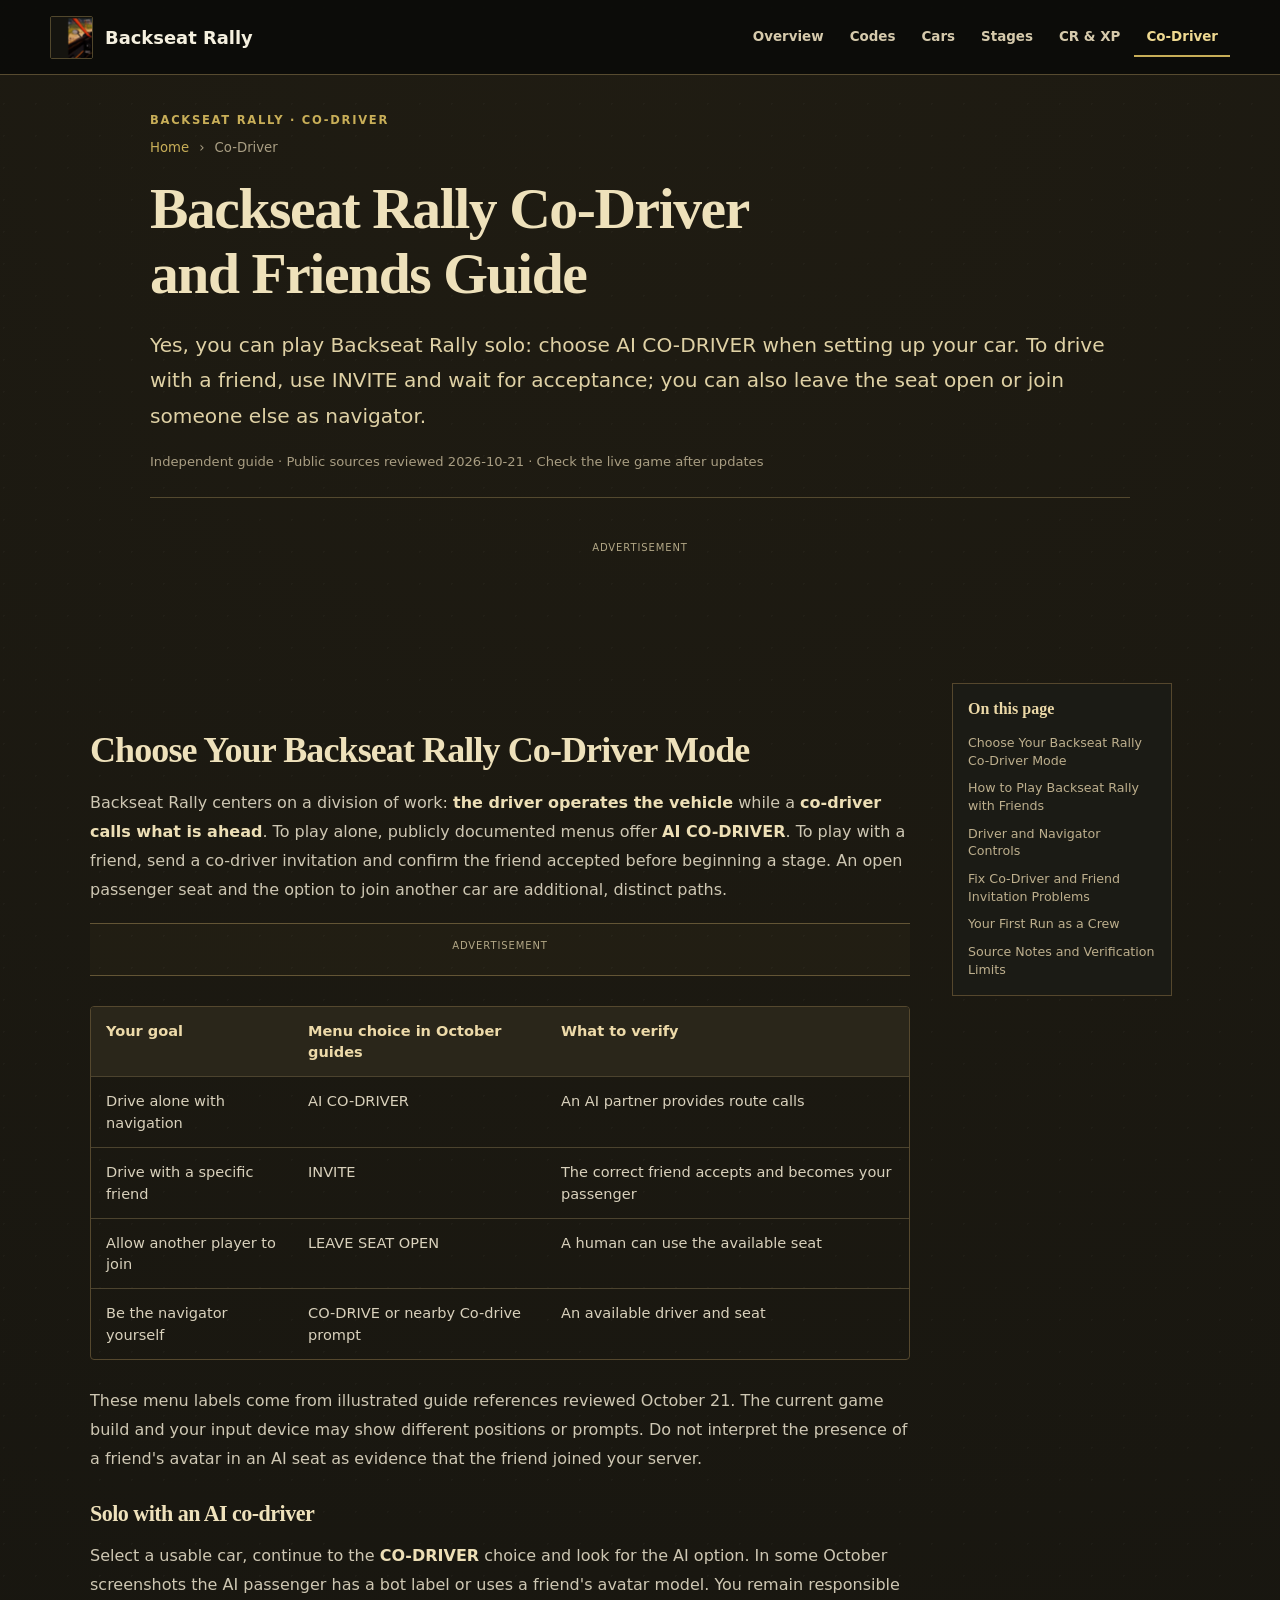
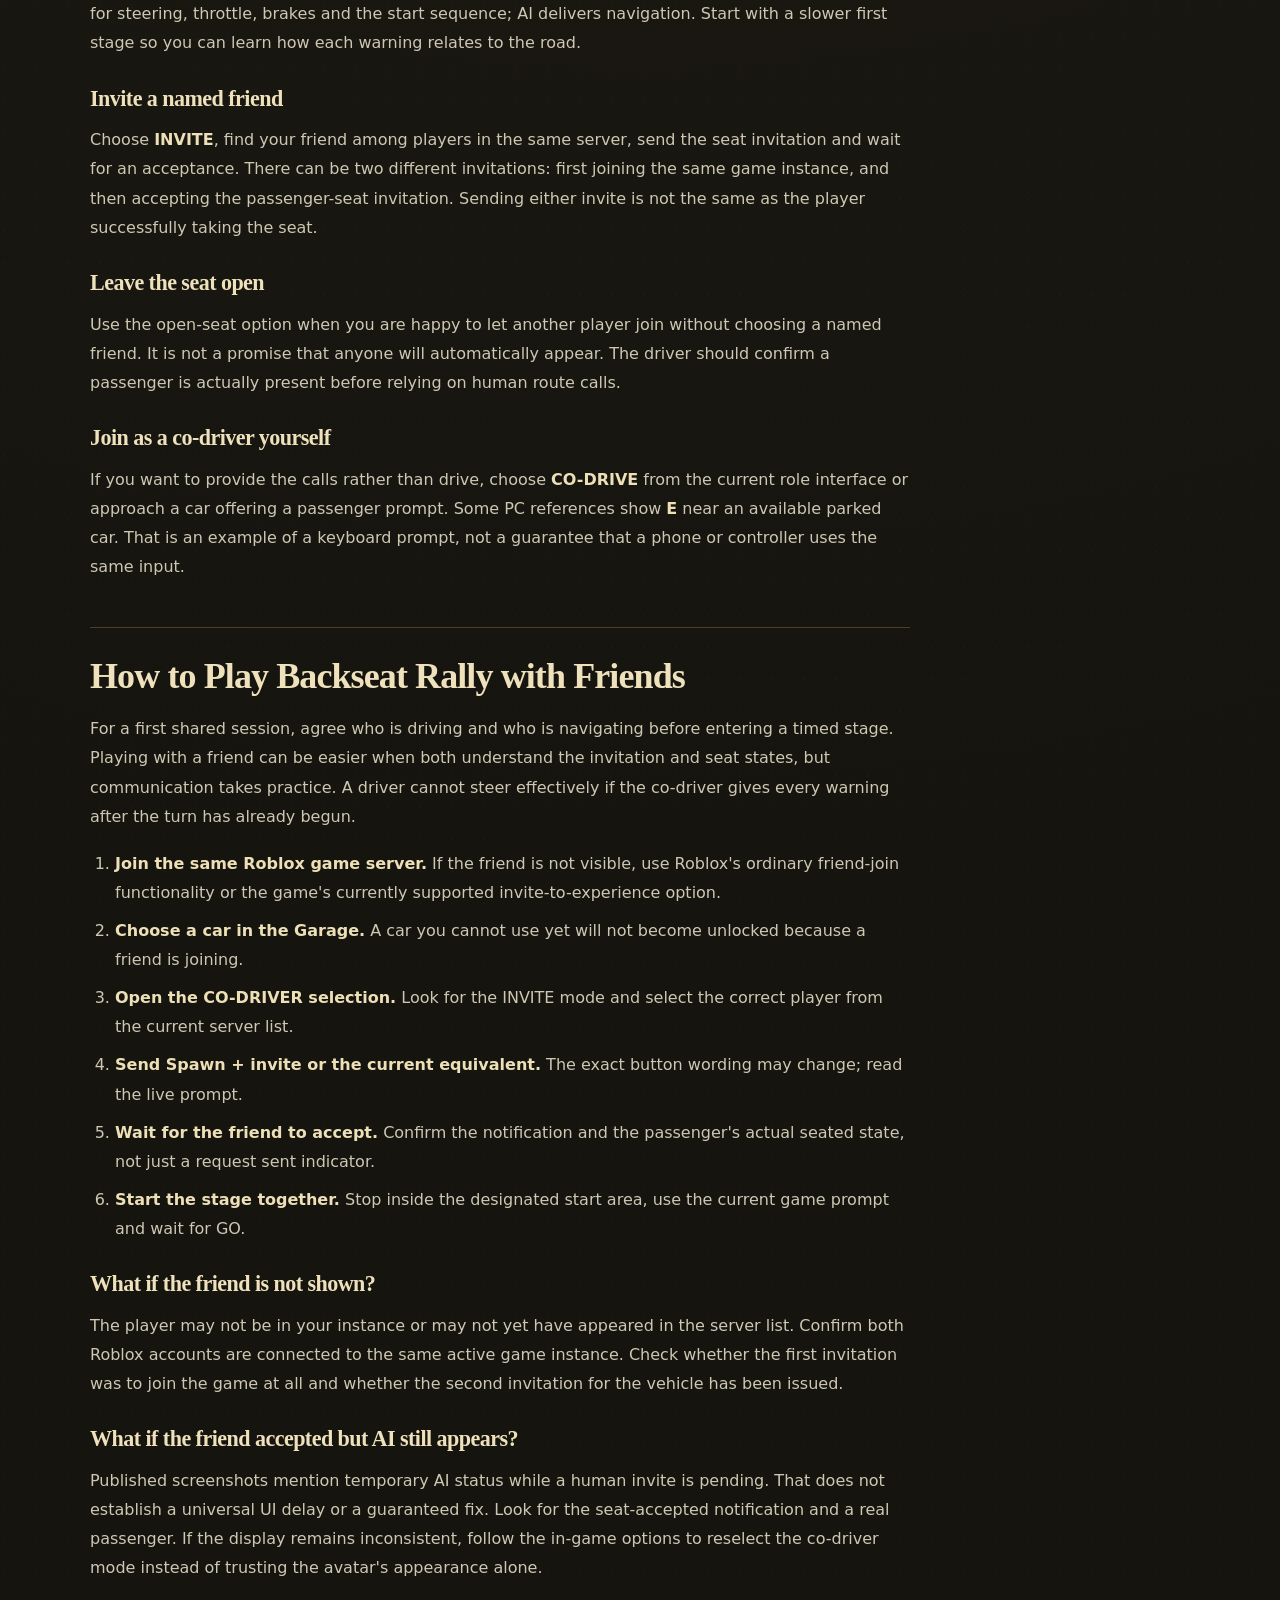
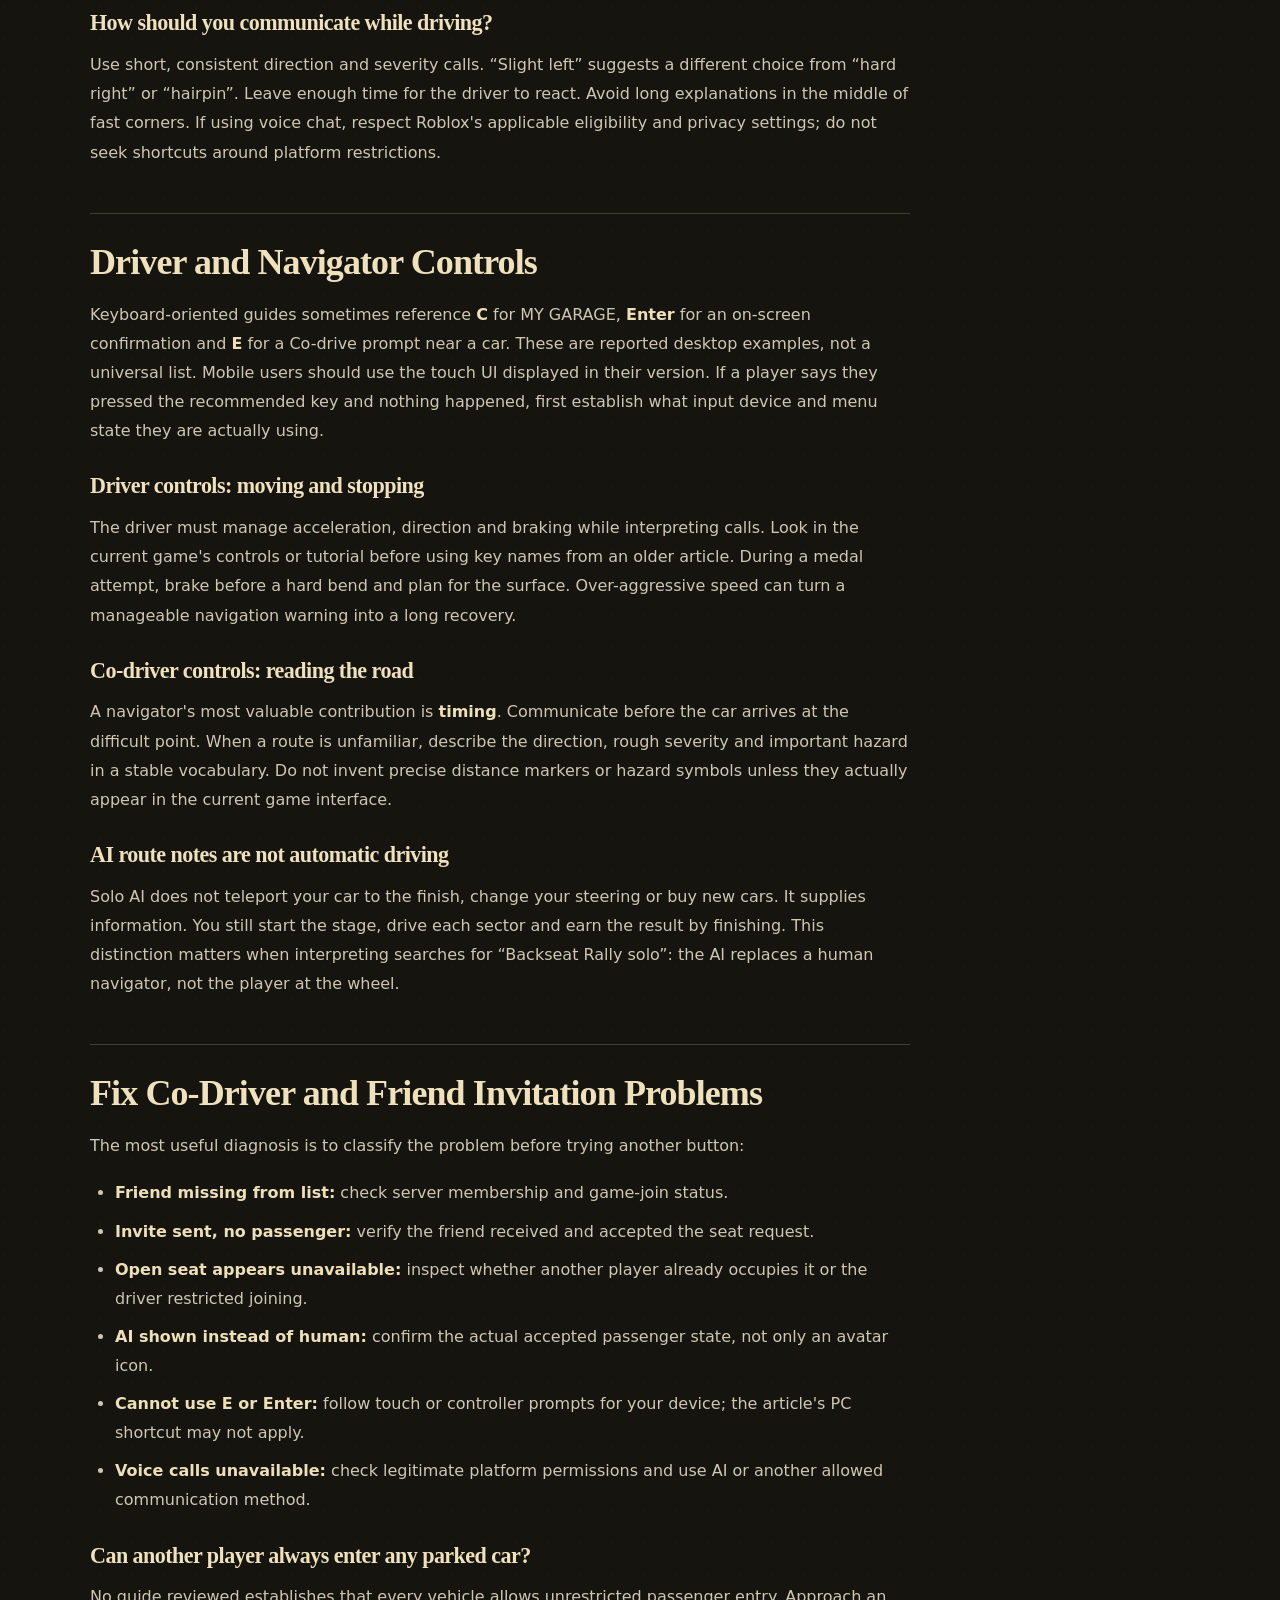
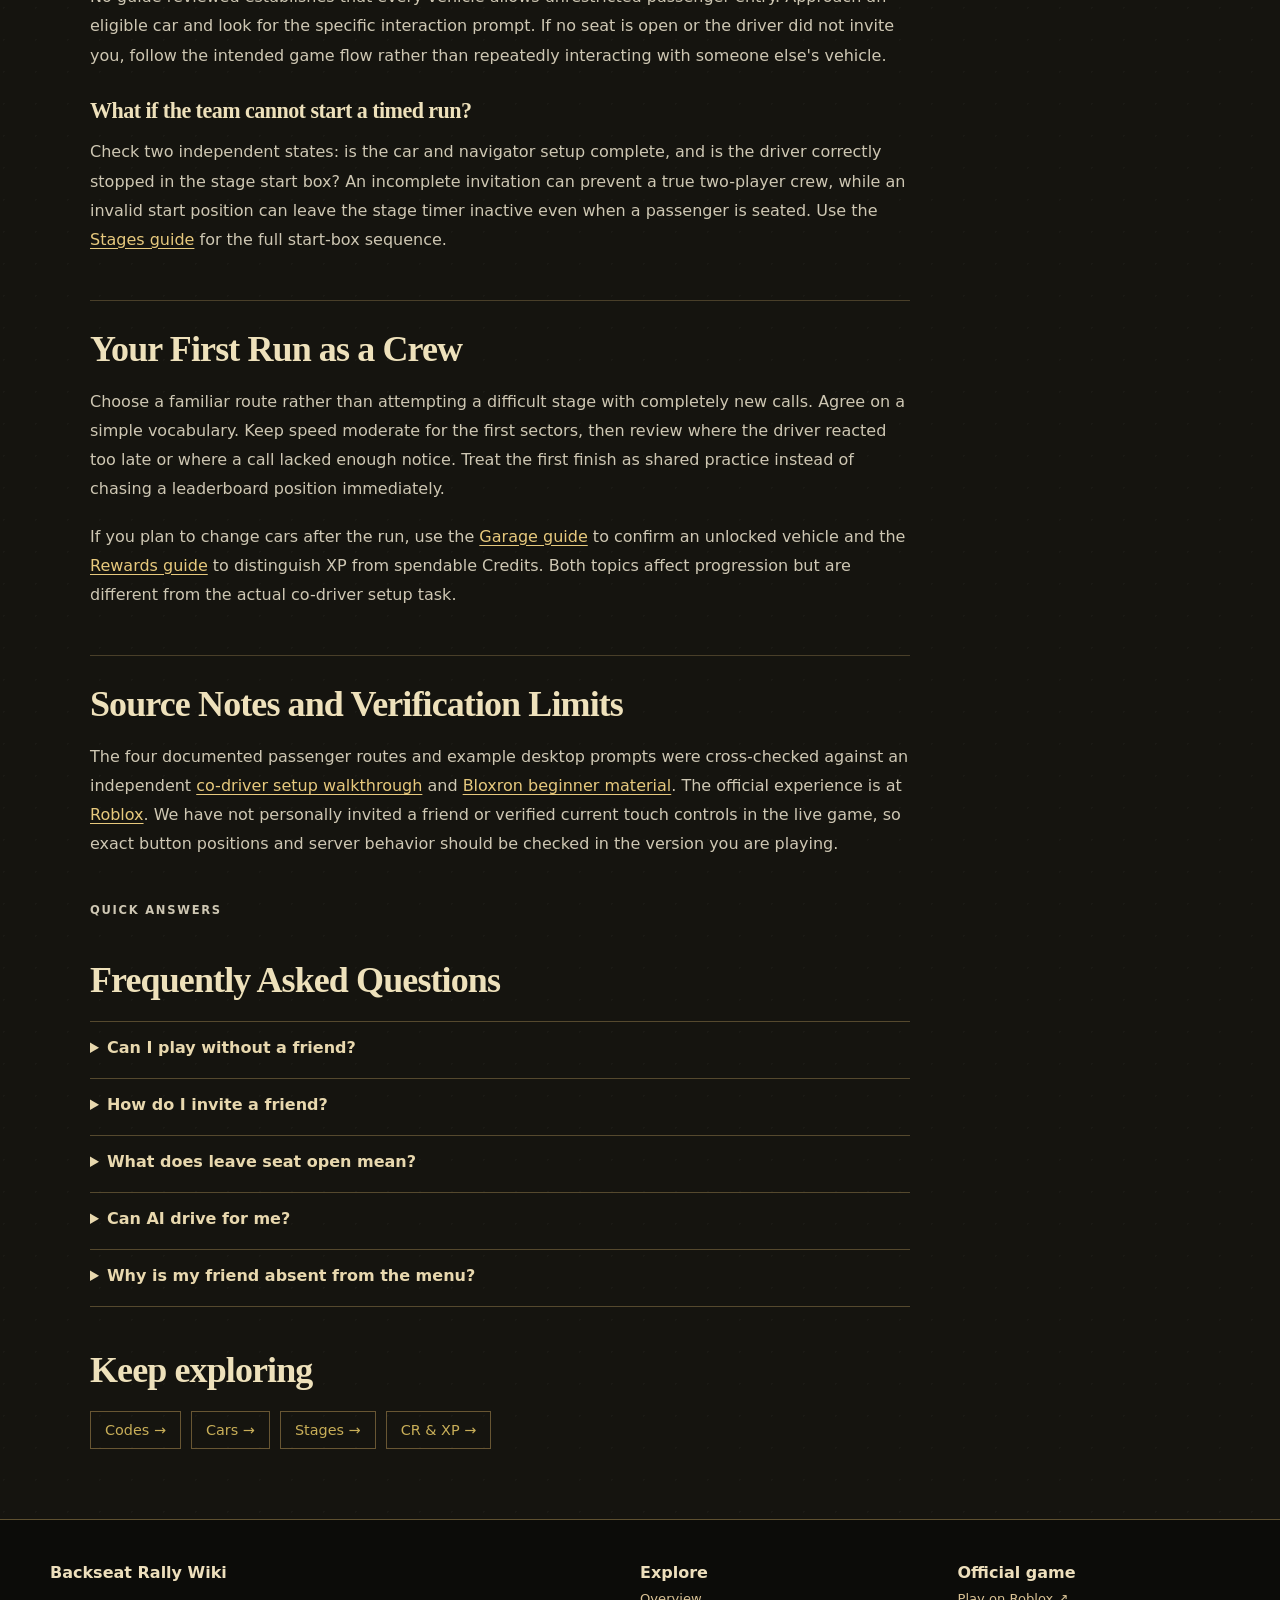
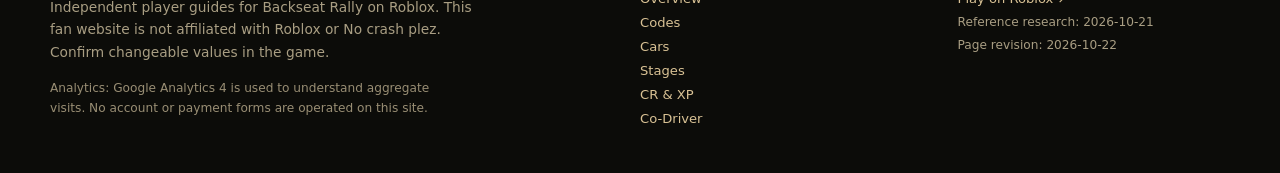
<file: co-driver/index.html>
<!doctype html><html lang="en"><head><meta charset="utf-8"><meta name="viewport" content="width=device-width,initial-scale=1"><meta name="theme-color" content="#15140f"><title>Backseat Rally Co-Driver: Friends, Solo AI &amp; Controls</title><meta name="description" content="Play Backseat Rally with a friend or solo AI co-driver. Follow the invite, open-seat, and co-drive steps, plus quick fixes for pairing issues."><meta name="robots" content="index, follow, max-image-preview:large"><link rel="canonical" href="https://backseatrallywiki.github.io/co-driver/"><link rel="icon" type="image/png" href="/assets/logo.png"><link rel="manifest" href="/site.webmanifest"><meta property="og:type" content="website"><meta property="og:site_name" content="Backseat Rally Wiki"><meta property="og:title" content="Backseat Rally Co-Driver: Friends, Solo AI &amp; Controls"><meta property="og:description" content="Play Backseat Rally with a friend or solo AI co-driver. Follow the invite, open-seat, and co-drive steps, plus quick fixes for pairing issues."><meta property="og:url" content="https://backseatrallywiki.github.io/co-driver/"><meta property="og:image" content="https://backseatrallywiki.github.io/assets/backseat-rally-gameplay.jpg"><meta name="twitter:card" content="summary_large_image"><link rel="stylesheet" href="/assets/style.css"><script type="application/ld+json">{"@context": "https://schema.org", "@graph": [{"@type": "WebPage", "name": "Backseat Rally Co-Driver and Friends Guide", "url": "https://backseatrallywiki.github.io/co-driver/", "description": "Play Backseat Rally with a friend or solo AI co-driver. Follow the invite, open-seat, and co-drive steps, plus quick fixes for pairing issues.", "inLanguage": "en", "dateModified": "2026-10-22", "isPartOf": {"@type": "WebSite", "name": "Backseat Rally Wiki", "url": "https://backseatrallywiki.github.io/"}, "about": {"@type": "VideoGame", "name": "Backseat Rally", "gamePlatform": "Roblox", "url": "https://www.roblox.com/games/94278659624110"}}, {"@type": "BreadcrumbList", "itemListElement": [{"@type": "ListItem", "position": 1, "name": "Home", "item": "https://backseatrallywiki.github.io/"}, {"@type": "ListItem", "position": 2, "name": "Co-Driver", "item": "https://backseatrallywiki.github.io/co-driver/"}]}, {"@type": "FAQPage", "mainEntity": [{"@type": "Question", "name": "Can I play without a friend?", "acceptedAnswer": {"@type": "Answer", "text": "Yes. Public menu captures document AI CO-DRIVER for solo navigation."}}, {"@type": "Question", "name": "How do I invite a friend?", "acceptedAnswer": {"@type": "Answer", "text": "Choose a car, select CO-DRIVER, use INVITE and confirm the friend accepted."}}, {"@type": "Question", "name": "What does leave seat open mean?", "acceptedAnswer": {"@type": "Answer", "text": "Another player may join an available passenger seat without choosing a named friend."}}, {"@type": "Question", "name": "Can AI drive for me?", "acceptedAnswer": {"@type": "Answer", "text": "No. The AI supplies route calls; you control the car."}}, {"@type": "Question", "name": "Why is my friend absent from the menu?", "acceptedAnswer": {"@type": "Answer", "text": "Verify both players are in the same active server and distinguish a game join invite from a co-driver seat invite."}}]}]}</script><script async src="https://www.googletagmanager.com/gtag/js?id=G-0EK23CW2G6"></script><script>window.dataLayer=window.dataLayer||[];function gtag(){dataLayer.push(arguments);}gtag('js',new Date());gtag('config','G-0EK23CW2G6');</script></head><body><a class="skip-link" href="#main-content">Skip to content</a><header class="site-header"><div class="container header-inner"><a class="brand" href="/" aria-label="Backseat Rally Wiki home"><img src="/assets/logo.png" width="43" height="43" alt=""><span>Backseat Rally</span></a><nav class="primary-nav" aria-label="Main navigation"><a href="/">Overview</a><a href="/codes/">Codes</a><a href="/cars/">Cars</a><a href="/stages/">Stages</a><a href="/credits-xp/">CR & XP</a><a href="/co-driver/" aria-current="page">Co-Driver</a></nav></div></header><main class="inner-page" id="main-content"><div class="container article-container"><div class="article-hero"><p class="eyebrow">Backseat Rally · Co-Driver</p><nav class="breadcrumbs" aria-label="Breadcrumb"><a href="/">Home</a><span aria-hidden="true">›</span><span>Co-Driver</span></nav><h1>Backseat Rally Co-Driver and Friends Guide</h1><p class="article-lead">Yes, you can play Backseat Rally solo: choose AI CO-DRIVER when setting up your car. To drive with a friend, use INVITE and wait for acceptance; you can also leave the seat open or join someone else as navigator.</p><div class="review-line">Independent guide · Public sources reviewed 2026-10-21 · Check the live game after updates</div></div><section class="ad-slot ad-slot-banner" data-adsterra-banner aria-label="Advertisement"><span class="ad-label">Advertisement</span><div class="ad-banner-host" data-adsterra-banner-render></div></section><div class="article-grid"><div class="article-main"><article class="article-body"><h2 id="choose-your-backseat-rally-co-driver-mode">Choose Your Backseat Rally Co-Driver Mode</h2>
<p>Backseat Rally centers on a division of work: <strong>the driver operates the vehicle</strong> while a <strong>co-driver calls what is ahead</strong>. To play alone, publicly documented menus offer <strong>AI CO-DRIVER</strong>. To play with a friend, send a co-driver invitation and confirm the friend accepted before beginning a stage. An open passenger seat and the option to join another car are additional, distinct paths.</p><section class="ad-slot ad-slot-native" data-adsterra-native aria-label="Advertisement"><span class="ad-label">Advertisement</span><div class="ad-native-host" data-adsterra-native-render></div></section>
<div class="table-scroll"><table>
<thead>
<tr>
<th>Your goal</th>
<th>Menu choice in October guides</th>
<th>What to verify</th>
</tr>
</thead>
<tbody>
<tr>
<td>Drive alone with navigation</td>
<td>AI CO-DRIVER</td>
<td>An AI partner provides route calls</td>
</tr>
<tr>
<td>Drive with a specific friend</td>
<td>INVITE</td>
<td>The correct friend accepts and becomes your passenger</td>
</tr>
<tr>
<td>Allow another player to join</td>
<td>LEAVE SEAT OPEN</td>
<td>A human can use the available seat</td>
</tr>
<tr>
<td>Be the navigator yourself</td>
<td>CO-DRIVE or nearby Co-drive prompt</td>
<td>An available driver and seat</td>
</tr>
</tbody>
</table></div>
<p>These menu labels come from illustrated guide references reviewed October 21. The current game build and your input device may show different positions or prompts. Do not interpret the presence of a friend's avatar in an AI seat as evidence that the friend joined your server.</p>
<h3 id="solo-with-an-ai-co-driver">Solo with an AI co-driver</h3>
<p>Select a usable car, continue to the <strong>CO-DRIVER</strong> choice and look for the AI option. In some October screenshots the AI passenger has a bot label or uses a friend's avatar model. You remain responsible for steering, throttle, brakes and the start sequence; AI delivers navigation. Start with a slower first stage so you can learn how each warning relates to the road.</p>
<h3 id="invite-a-named-friend">Invite a named friend</h3>
<p>Choose <strong>INVITE</strong>, find your friend among players in the same server, send the seat invitation and wait for an acceptance. There can be two different invitations: first joining the same game instance, and then accepting the passenger-seat invitation. Sending either invite is not the same as the player successfully taking the seat.</p>
<h3 id="leave-the-seat-open">Leave the seat open</h3>
<p>Use the open-seat option when you are happy to let another player join without choosing a named friend. It is not a promise that anyone will automatically appear. The driver should confirm a passenger is actually present before relying on human route calls.</p>
<h3 id="join-as-a-co-driver-yourself">Join as a co-driver yourself</h3>
<p>If you want to provide the calls rather than drive, choose <strong>CO-DRIVE</strong> from the current role interface or approach a car offering a passenger prompt. Some PC references show <strong>E</strong> near an available parked car. That is an example of a keyboard prompt, not a guarantee that a phone or controller uses the same input.</p>
<h2 id="how-to-play-backseat-rally-with-friends">How to Play Backseat Rally with Friends</h2>
<p>For a first shared session, agree who is driving and who is navigating before entering a timed stage. Playing with a friend can be easier when both understand the invitation and seat states, but communication takes practice. A driver cannot steer effectively if the co-driver gives every warning after the turn has already begun.</p>
<ol>
<li><strong>Join the same Roblox game server.</strong> If the friend is not visible, use Roblox's ordinary friend-join functionality or the game's currently supported invite-to-experience option.</li>
<li><strong>Choose a car in the Garage.</strong> A car you cannot use yet will not become unlocked because a friend is joining.</li>
<li><strong>Open the CO-DRIVER selection.</strong> Look for the INVITE mode and select the correct player from the current server list.</li>
<li><strong>Send Spawn + invite or the current equivalent.</strong> The exact button wording may change; read the live prompt.</li>
<li><strong>Wait for the friend to accept.</strong> Confirm the notification and the passenger's actual seated state, not just a request sent indicator.</li>
<li><strong>Start the stage together.</strong> Stop inside the designated start area, use the current game prompt and wait for GO.</li>
</ol>
<h3 id="what-if-the-friend-is-not-shown">What if the friend is not shown?</h3>
<p>The player may not be in your instance or may not yet have appeared in the server list. Confirm both Roblox accounts are connected to the same active game instance. Check whether the first invitation was to join the game at all and whether the second invitation for the vehicle has been issued.</p>
<h3 id="what-if-the-friend-accepted-but-ai-still-appears">What if the friend accepted but AI still appears?</h3>
<p>Published screenshots mention temporary AI status while a human invite is pending. That does not establish a universal UI delay or a guaranteed fix. Look for the seat-accepted notification and a real passenger. If the display remains inconsistent, follow the in-game options to reselect the co-driver mode instead of trusting the avatar's appearance alone.</p>
<h3 id="how-should-you-communicate-while-driving">How should you communicate while driving?</h3>
<p>Use short, consistent direction and severity calls. “Slight left” suggests a different choice from “hard right” or “hairpin”. Leave enough time for the driver to react. Avoid long explanations in the middle of fast corners. If using voice chat, respect Roblox's applicable eligibility and privacy settings; do not seek shortcuts around platform restrictions.</p>
<h2 id="driver-and-navigator-controls">Driver and Navigator Controls</h2>
<p>Keyboard-oriented guides sometimes reference <strong>C</strong> for MY GARAGE, <strong>Enter</strong> for an on-screen confirmation and <strong>E</strong> for a Co-drive prompt near a car. These are reported desktop examples, not a universal list. Mobile users should use the touch UI displayed in their version. If a player says they pressed the recommended key and nothing happened, first establish what input device and menu state they are actually using.</p>
<h3 id="driver-controls-moving-and-stopping">Driver controls: moving and stopping</h3>
<p>The driver must manage acceleration, direction and braking while interpreting calls. Look in the current game's controls or tutorial before using key names from an older article. During a medal attempt, brake before a hard bend and plan for the surface. Over-aggressive speed can turn a manageable navigation warning into a long recovery.</p>
<h3 id="co-driver-controls-reading-the-road">Co-driver controls: reading the road</h3>
<p>A navigator's most valuable contribution is <strong>timing</strong>. Communicate before the car arrives at the difficult point. When a route is unfamiliar, describe the direction, rough severity and important hazard in a stable vocabulary. Do not invent precise distance markers or hazard symbols unless they actually appear in the current game interface.</p>
<h3 id="ai-route-notes-are-not-automatic-driving">AI route notes are not automatic driving</h3>
<p>Solo AI does not teleport your car to the finish, change your steering or buy new cars. It supplies information. You still start the stage, drive each sector and earn the result by finishing. This distinction matters when interpreting searches for “Backseat Rally solo”: the AI replaces a human navigator, not the player at the wheel.</p>
<h2 id="fix-co-driver-and-friend-invitation-problems">Fix Co-Driver and Friend Invitation Problems</h2>
<p>The most useful diagnosis is to classify the problem before trying another button:</p>
<ul>
<li><strong>Friend missing from list:</strong> check server membership and game-join status.</li>
<li><strong>Invite sent, no passenger:</strong> verify the friend received and accepted the seat request.</li>
<li><strong>Open seat appears unavailable:</strong> inspect whether another player already occupies it or the driver restricted joining.</li>
<li><strong>AI shown instead of human:</strong> confirm the actual accepted passenger state, not only an avatar icon.</li>
<li><strong>Cannot use E or Enter:</strong> follow touch or controller prompts for your device; the article's PC shortcut may not apply.</li>
<li><strong>Voice calls unavailable:</strong> check legitimate platform permissions and use AI or another allowed communication method.</li>
</ul>
<h3 id="can-another-player-always-enter-any-parked-car">Can another player always enter any parked car?</h3>
<p>No guide reviewed establishes that every vehicle allows unrestricted passenger entry. Approach an eligible car and look for the specific interaction prompt. If no seat is open or the driver did not invite you, follow the intended game flow rather than repeatedly interacting with someone else's vehicle.</p>
<h3 id="what-if-the-team-cannot-start-a-timed-run">What if the team cannot start a timed run?</h3>
<p>Check two independent states: is the car and navigator setup complete, and is the driver correctly stopped in the stage start box? An incomplete invitation can prevent a true two-player crew, while an invalid start position can leave the stage timer inactive even when a passenger is seated. Use the <a href="/stages/">Stages guide</a> for the full start-box sequence.</p>
<h2 id="your-first-run-as-a-crew">Your First Run as a Crew</h2>
<p>Choose a familiar route rather than attempting a difficult stage with completely new calls. Agree on a simple vocabulary. Keep speed moderate for the first sectors, then review where the driver reacted too late or where a call lacked enough notice. Treat the first finish as shared practice instead of chasing a leaderboard position immediately.</p>
<p>If you plan to change cars after the run, use the <a href="/cars/">Garage guide</a> to confirm an unlocked vehicle and the <a href="/credits-xp/">Rewards guide</a> to distinguish XP from spendable Credits. Both topics affect progression but are different from the actual co-driver setup task.</p>
<h2 id="source-notes-and-verification-limits">Source Notes and Verification Limits</h2>
<p>The four documented passenger routes and example desktop prompts were cross-checked against an independent <a href="https://backseat-rally.wiki/co-driver-setup/" rel="noopener noreferrer" target="_blank">co-driver setup walkthrough</a> and <a href="https://bloxron.com/backseat-rally/beginner-guide" rel="noopener noreferrer" target="_blank">Bloxron beginner material</a>. The official experience is at <a href="https://www.roblox.com/games/94278659624110" rel="noopener noreferrer" target="_blank">Roblox</a>. We have not personally invited a friend or verified current touch controls in the live game, so exact button positions and server behavior should be checked in the version you are playing.</p>
</article><section class="faq section" id="faq"><div class="section-heading"><p class="eyebrow">Quick answers</p><h2>Frequently Asked Questions</h2></div><details><summary>Can I play without a friend?</summary><p>Yes. Public menu captures document AI CO-DRIVER for solo navigation.</p></details><details><summary>How do I invite a friend?</summary><p>Choose a car, select CO-DRIVER, use INVITE and confirm the friend accepted.</p></details><details><summary>What does leave seat open mean?</summary><p>Another player may join an available passenger seat without choosing a named friend.</p></details><details><summary>Can AI drive for me?</summary><p>No. The AI supplies route calls; you control the car.</p></details><details><summary>Why is my friend absent from the menu?</summary><p>Verify both players are in the same active server and distinguish a game join invite from a co-driver seat invite.</p></details></section><section class="related section"><h2>Keep exploring</h2><div class="related-links"><a href="/codes/">Codes →</a><a href="/cars/">Cars →</a><a href="/stages/">Stages →</a><a href="/credits-xp/">CR &amp; XP →</a></div></section></div><aside class="toc" aria-label="On this page"><div class="toc-box"><b>On this page</b><a href="#choose-your-backseat-rally-co-driver-mode">Choose Your Backseat Rally Co-Driver Mode</a><a href="#how-to-play-backseat-rally-with-friends">How to Play Backseat Rally with Friends</a><a href="#driver-and-navigator-controls">Driver and Navigator Controls</a><a href="#fix-co-driver-and-friend-invitation-problems">Fix Co-Driver and Friend Invitation Problems</a><a href="#your-first-run-as-a-crew">Your First Run as a Crew</a><a href="#source-notes-and-verification-limits">Source Notes and Verification Limits</a></div></aside></div></div></main><footer class="site-footer"><div class="container footer-grid"><div><strong>Backseat Rally Wiki</strong><p>Independent player guides for Backseat Rally on Roblox. This fan website is not affiliated with Roblox or No crash plez. Confirm changeable values in the game.</p><p class="privacy-note">Analytics: Google Analytics 4 is used to understand aggregate visits. No account or payment forms are operated on this site.</p></div><nav aria-label="Footer navigation"><strong>Explore</strong><a href="/">Overview</a><a href="/codes/">Codes</a><a href="/cars/">Cars</a><a href="/stages/">Stages</a><a href="/credits-xp/">CR & XP</a><a href="/co-driver/">Co-Driver</a></nav><div class="footer-about"><strong>Official game</strong><a href="https://www.roblox.com/games/94278659624110" target="_blank" rel="noopener noreferrer">Play on Roblox ↗</a><span>Reference research: 2026-10-21</span><span>Page revision: 2026-10-22</span></div></div></footer><script src="/assets/site.js" defer></script><script src="/assets/ads.js" defer></script></body></html>
</file>
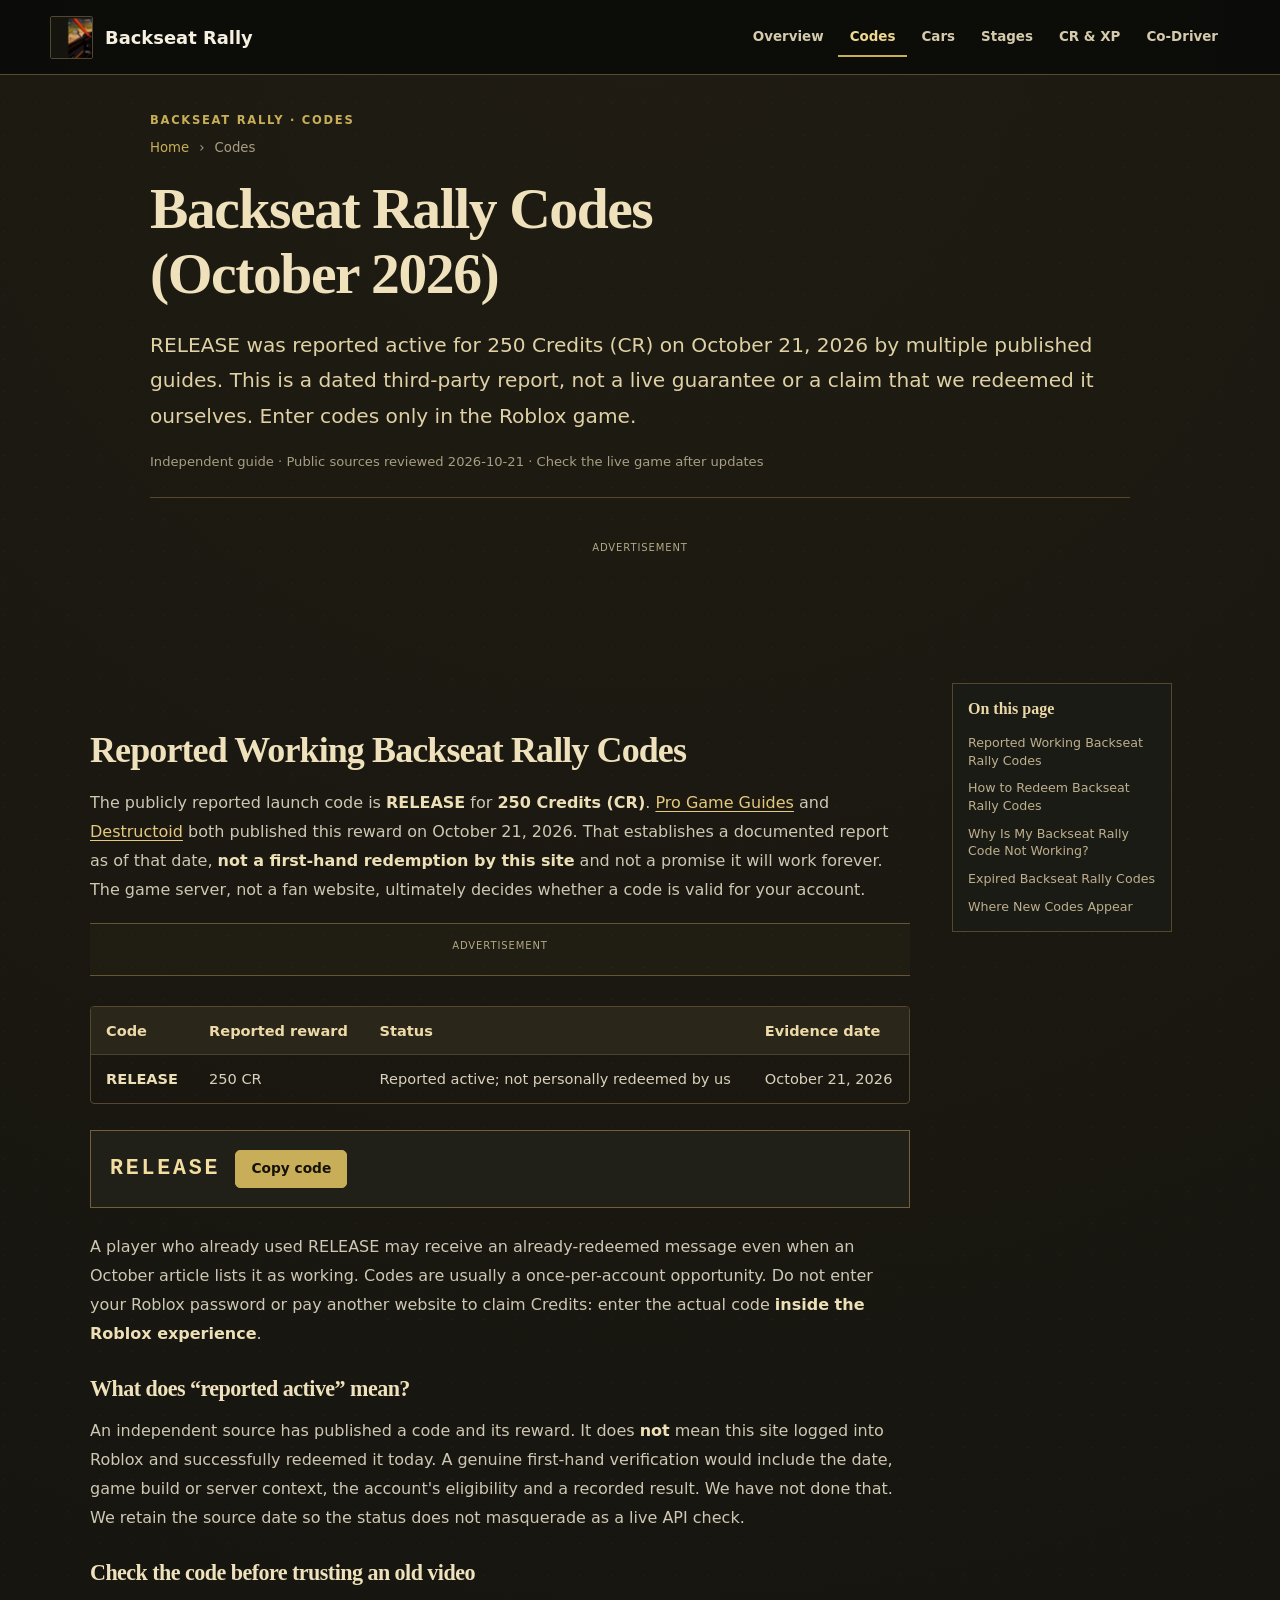
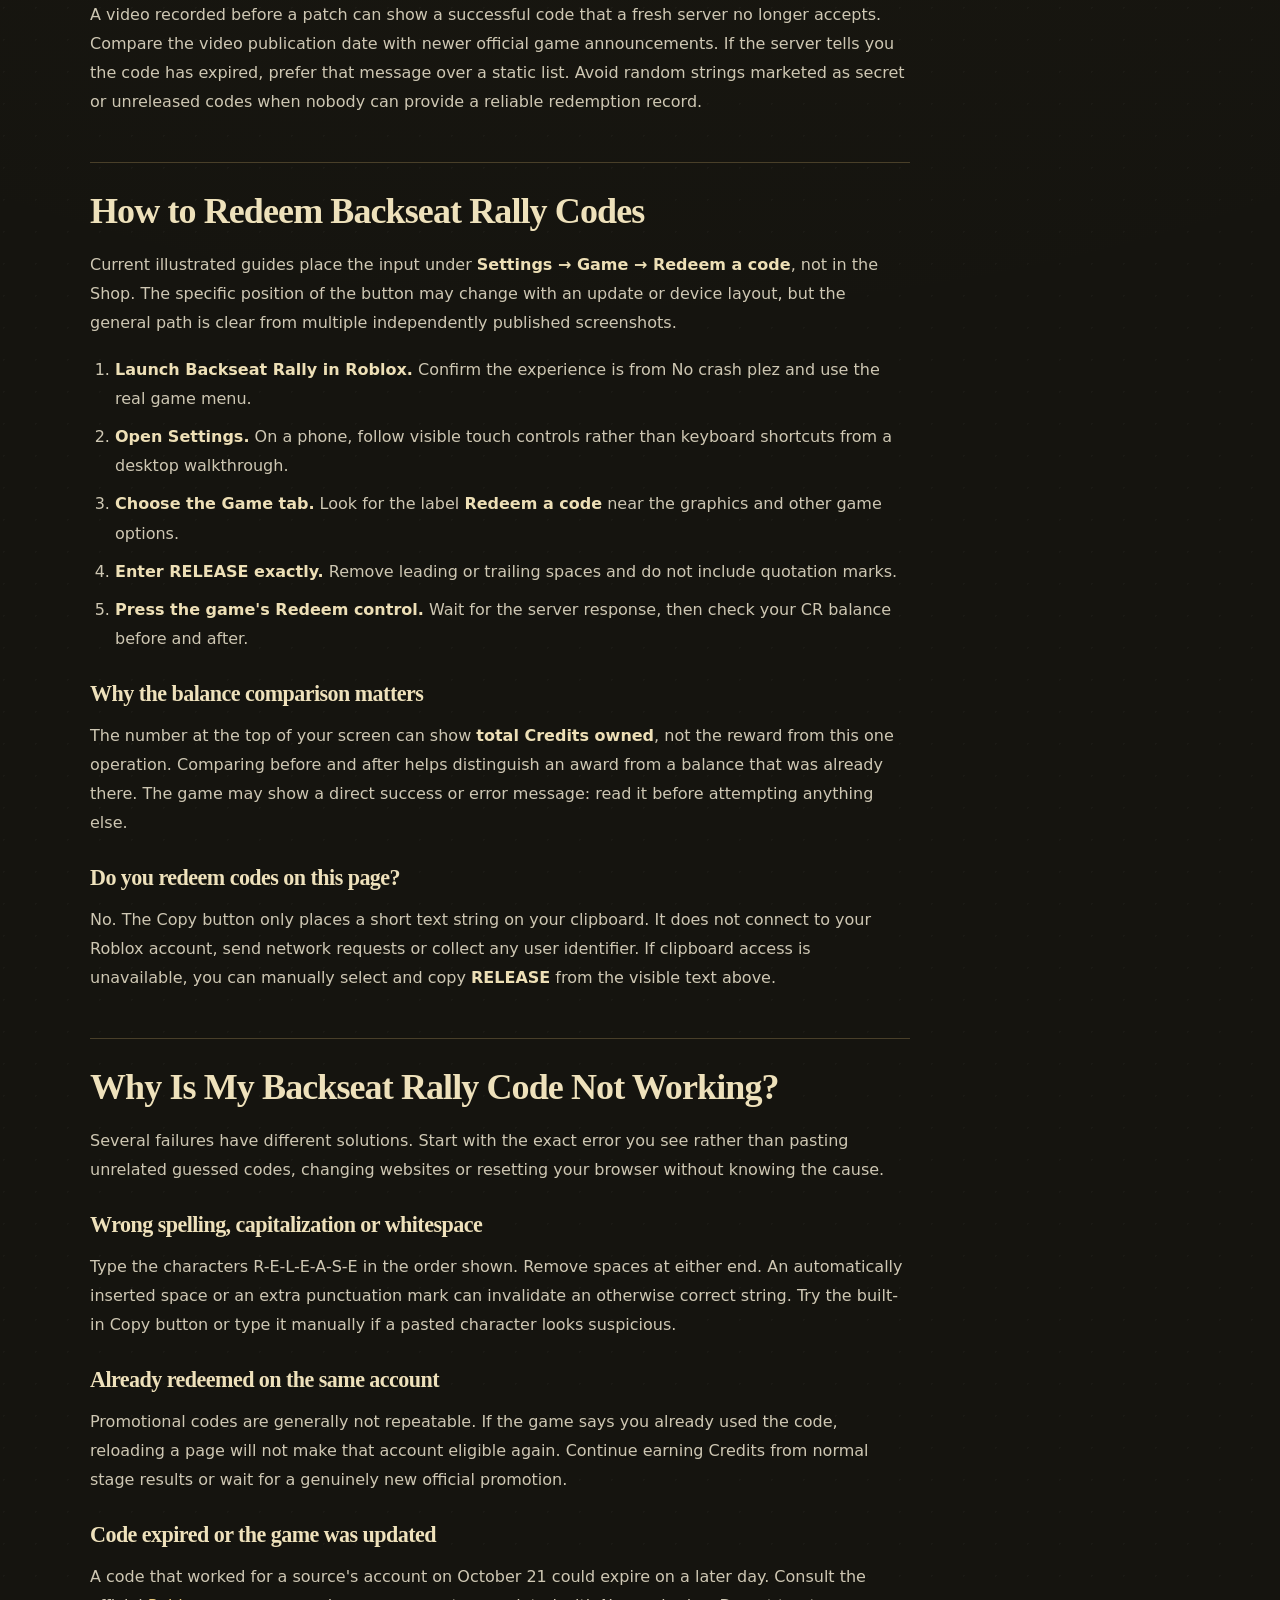
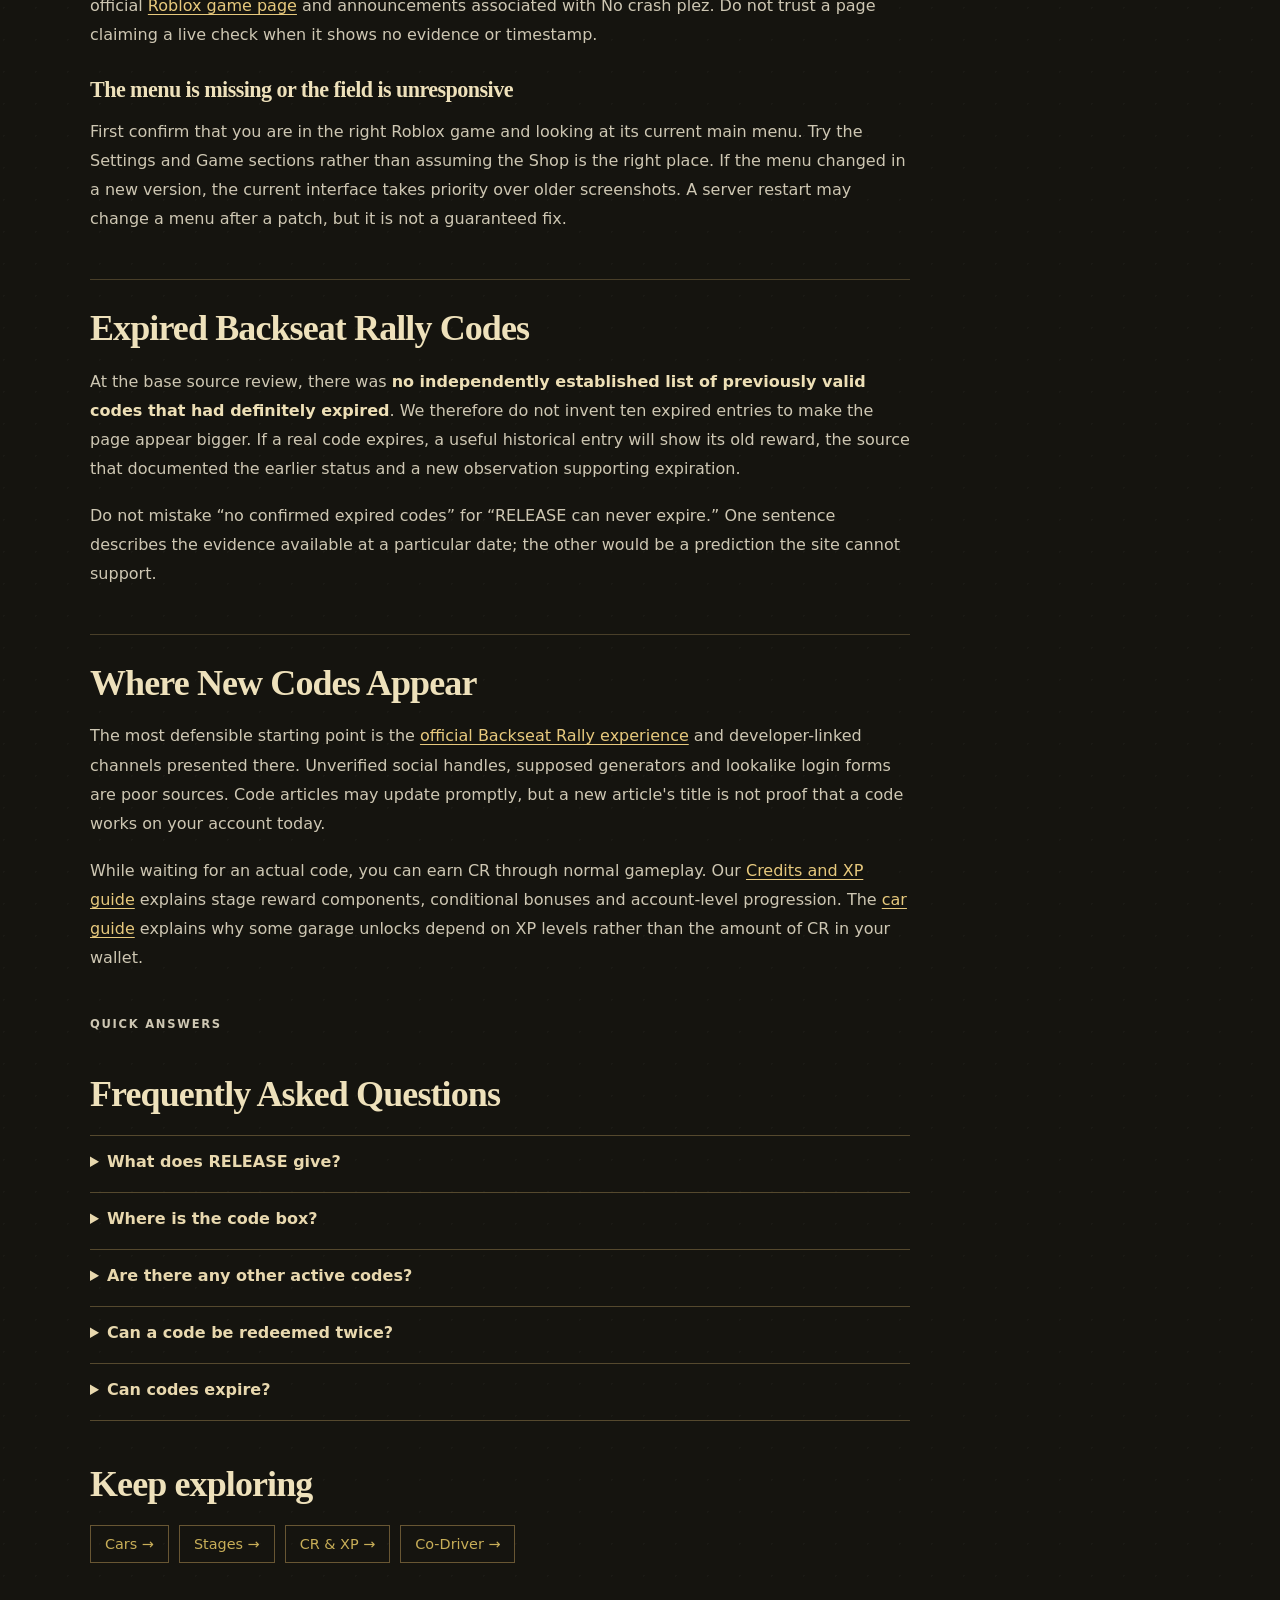
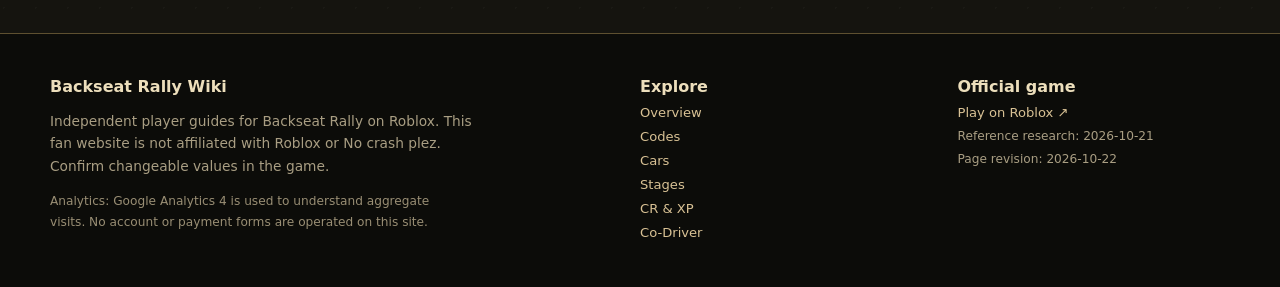
<file: codes/index.html>
<!doctype html><html lang="en"><head><meta charset="utf-8"><meta name="viewport" content="width=device-width,initial-scale=1"><meta name="theme-color" content="#15140f"><title>Backseat Rally Codes (October 2026): Free CR &amp; Redeem</title><meta name="description" content="Find reported working Backseat Rally codes, rewards, and exact redemption steps for Roblox. Check RELEASE, copy codes, and fix redemption errors."><meta name="robots" content="index, follow, max-image-preview:large"><link rel="canonical" href="https://backseatrallywiki.github.io/codes/"><link rel="icon" type="image/png" href="/assets/logo.png"><link rel="manifest" href="/site.webmanifest"><meta property="og:type" content="website"><meta property="og:site_name" content="Backseat Rally Wiki"><meta property="og:title" content="Backseat Rally Codes (October 2026): Free CR &amp; Redeem"><meta property="og:description" content="Find reported working Backseat Rally codes, rewards, and exact redemption steps for Roblox. Check RELEASE, copy codes, and fix redemption errors."><meta property="og:url" content="https://backseatrallywiki.github.io/codes/"><meta property="og:image" content="https://backseatrallywiki.github.io/assets/backseat-rally-gameplay.jpg"><meta name="twitter:card" content="summary_large_image"><link rel="stylesheet" href="/assets/style.css"><script type="application/ld+json">{"@context": "https://schema.org", "@graph": [{"@type": "WebPage", "name": "Backseat Rally Codes (October 2026)", "url": "https://backseatrallywiki.github.io/codes/", "description": "Find reported working Backseat Rally codes, rewards, and exact redemption steps for Roblox. Check RELEASE, copy codes, and fix redemption errors.", "inLanguage": "en", "dateModified": "2026-10-22", "isPartOf": {"@type": "WebSite", "name": "Backseat Rally Wiki", "url": "https://backseatrallywiki.github.io/"}, "about": {"@type": "VideoGame", "name": "Backseat Rally", "gamePlatform": "Roblox", "url": "https://www.roblox.com/games/94278659624110"}}, {"@type": "BreadcrumbList", "itemListElement": [{"@type": "ListItem", "position": 1, "name": "Home", "item": "https://backseatrallywiki.github.io/"}, {"@type": "ListItem", "position": 2, "name": "Codes", "item": "https://backseatrallywiki.github.io/codes/"}]}, {"@type": "FAQPage", "mainEntity": [{"@type": "Question", "name": "What does RELEASE give?", "acceptedAnswer": {"@type": "Answer", "text": "October 21 independent reports list 250 CR. The code has not been personally redeemed by this site."}}, {"@type": "Question", "name": "Where is the code box?", "acceptedAnswer": {"@type": "Answer", "text": "In the game, open Settings, choose Game and find Redeem a code."}}, {"@type": "Question", "name": "Are there any other active codes?", "acceptedAnswer": {"@type": "Answer", "text": "Only RELEASE had consistent source support in the October 21 review. Unverified guesses are excluded."}}, {"@type": "Question", "name": "Can a code be redeemed twice?", "acceptedAnswer": {"@type": "Answer", "text": "Do not expect another award if the game says your account already used it."}}, {"@type": "Question", "name": "Can codes expire?", "acceptedAnswer": {"@type": "Answer", "text": "Yes. Check the current Roblox response; dated guide status is not a live verification."}}]}]}</script><script async src="https://www.googletagmanager.com/gtag/js?id=G-0EK23CW2G6"></script><script>window.dataLayer=window.dataLayer||[];function gtag(){dataLayer.push(arguments);}gtag('js',new Date());gtag('config','G-0EK23CW2G6');</script></head><body><a class="skip-link" href="#main-content">Skip to content</a><header class="site-header"><div class="container header-inner"><a class="brand" href="/" aria-label="Backseat Rally Wiki home"><img src="/assets/logo.png" width="43" height="43" alt=""><span>Backseat Rally</span></a><nav class="primary-nav" aria-label="Main navigation"><a href="/">Overview</a><a href="/codes/" aria-current="page">Codes</a><a href="/cars/">Cars</a><a href="/stages/">Stages</a><a href="/credits-xp/">CR & XP</a><a href="/co-driver/">Co-Driver</a></nav></div></header><main class="inner-page" id="main-content"><div class="container article-container"><div class="article-hero"><p class="eyebrow">Backseat Rally · Codes</p><nav class="breadcrumbs" aria-label="Breadcrumb"><a href="/">Home</a><span aria-hidden="true">›</span><span>Codes</span></nav><h1>Backseat Rally Codes (October 2026)</h1><p class="article-lead">RELEASE was reported active for 250 Credits (CR) on October 21, 2026 by multiple published guides. This is a dated third-party report, not a live guarantee or a claim that we redeemed it ourselves. Enter codes only in the Roblox game.</p><div class="review-line">Independent guide · Public sources reviewed 2026-10-21 · Check the live game after updates</div></div><section class="ad-slot ad-slot-banner" data-adsterra-banner aria-label="Advertisement"><span class="ad-label">Advertisement</span><div class="ad-banner-host" data-adsterra-banner-render></div></section><div class="article-grid"><div class="article-main"><article class="article-body"><h2 id="reported-working-backseat-rally-codes">Reported Working Backseat Rally Codes</h2>
<p>The publicly reported launch code is <strong>RELEASE</strong> for <strong>250 Credits (CR)</strong>. <a href="https://progameguides.com/roblox/backseat-rally-codes/" rel="noopener noreferrer" target="_blank">Pro Game Guides</a> and <a href="https://www.destructoid.com/backseat-rally-codes/" rel="noopener noreferrer" target="_blank">Destructoid</a> both published this reward on October 21, 2026. That establishes a documented report as of that date, <strong>not a first-hand redemption by this site</strong> and not a promise it will work forever. The game server, not a fan website, ultimately decides whether a code is valid for your account.</p><section class="ad-slot ad-slot-native" data-adsterra-native aria-label="Advertisement"><span class="ad-label">Advertisement</span><div class="ad-native-host" data-adsterra-native-render></div></section>
<div class="table-scroll"><table>
<thead>
<tr>
<th>Code</th>
<th>Reported reward</th>
<th>Status</th>
<th>Evidence date</th>
</tr>
</thead>
<tbody>
<tr>
<td><strong>RELEASE</strong></td>
<td>250 CR</td>
<td>Reported active; not personally redeemed by us</td>
<td>October 21, 2026</td>
</tr>
</tbody>
</table></div>
<div class="copy-panel"><span class="code-pill" id="code-value">RELEASE</span><button aria-label="Copy RELEASE code" class="btn btn-small" data-copy="RELEASE" type="button">Copy code</button><span aria-live="polite" class="copy-status" role="status"></span></div>
<p>A player who already used RELEASE may receive an already-redeemed message even when an October article lists it as working. Codes are usually a once-per-account opportunity. Do not enter your Roblox password or pay another website to claim Credits: enter the actual code <strong>inside the Roblox experience</strong>.</p>
<h3 id="what-does-reported-active-mean">What does “reported active” mean?</h3>
<p>An independent source has published a code and its reward. It does <strong>not</strong> mean this site logged into Roblox and successfully redeemed it today. A genuine first-hand verification would include the date, game build or server context, the account's eligibility and a recorded result. We have not done that. We retain the source date so the status does not masquerade as a live API check.</p>
<h3 id="check-the-code-before-trusting-an-old-video">Check the code before trusting an old video</h3>
<p>A video recorded before a patch can show a successful code that a fresh server no longer accepts. Compare the video publication date with newer official game announcements. If the server tells you the code has expired, prefer that message over a static list. Avoid random strings marketed as secret or unreleased codes when nobody can provide a reliable redemption record.</p>
<h2 id="how-to-redeem-backseat-rally-codes">How to Redeem Backseat Rally Codes</h2>
<p>Current illustrated guides place the input under <strong>Settings → Game → Redeem a code</strong>, not in the Shop. The specific position of the button may change with an update or device layout, but the general path is clear from multiple independently published screenshots.</p>
<ol>
<li><strong>Launch Backseat Rally in Roblox.</strong> Confirm the experience is from No crash plez and use the real game menu.</li>
<li><strong>Open Settings.</strong> On a phone, follow visible touch controls rather than keyboard shortcuts from a desktop walkthrough.</li>
<li><strong>Choose the Game tab.</strong> Look for the label <strong>Redeem a code</strong> near the graphics and other game options.</li>
<li><strong>Enter RELEASE exactly.</strong> Remove leading or trailing spaces and do not include quotation marks.</li>
<li><strong>Press the game's Redeem control.</strong> Wait for the server response, then check your CR balance before and after.</li>
</ol>
<h3 id="why-the-balance-comparison-matters">Why the balance comparison matters</h3>
<p>The number at the top of your screen can show <strong>total Credits owned</strong>, not the reward from this one operation. Comparing before and after helps distinguish an award from a balance that was already there. The game may show a direct success or error message: read it before attempting anything else.</p>
<h3 id="do-you-redeem-codes-on-this-page">Do you redeem codes on this page?</h3>
<p>No. The Copy button only places a short text string on your clipboard. It does not connect to your Roblox account, send network requests or collect any user identifier. If clipboard access is unavailable, you can manually select and copy <strong>RELEASE</strong> from the visible text above.</p>
<h2 id="why-is-my-backseat-rally-code-not-working">Why Is My Backseat Rally Code Not Working?</h2>
<p>Several failures have different solutions. Start with the exact error you see rather than pasting unrelated guessed codes, changing websites or resetting your browser without knowing the cause.</p>
<h3 id="wrong-spelling-capitalization-or-whitespace">Wrong spelling, capitalization or whitespace</h3>
<p>Type the characters R-E-L-E-A-S-E in the order shown. Remove spaces at either end. An automatically inserted space or an extra punctuation mark can invalidate an otherwise correct string. Try the built-in Copy button or type it manually if a pasted character looks suspicious.</p>
<h3 id="already-redeemed-on-the-same-account">Already redeemed on the same account</h3>
<p>Promotional codes are generally not repeatable. If the game says you already used the code, reloading a page will not make that account eligible again. Continue earning Credits from normal stage results or wait for a genuinely new official promotion.</p>
<h3 id="code-expired-or-the-game-was-updated">Code expired or the game was updated</h3>
<p>A code that worked for a source's account on October 21 could expire on a later day. Consult the official <a href="https://www.roblox.com/games/94278659624110" rel="noopener noreferrer" target="_blank">Roblox game page</a> and announcements associated with No crash plez. Do not trust a page claiming a live check when it shows no evidence or timestamp.</p>
<h3 id="the-menu-is-missing-or-the-field-is-unresponsive">The menu is missing or the field is unresponsive</h3>
<p>First confirm that you are in the right Roblox game and looking at its current main menu. Try the Settings and Game sections rather than assuming the Shop is the right place. If the menu changed in a new version, the current interface takes priority over older screenshots. A server restart may change a menu after a patch, but it is not a guaranteed fix.</p>
<h2 id="expired-backseat-rally-codes">Expired Backseat Rally Codes</h2>
<p>At the base source review, there was <strong>no independently established list of previously valid codes that had definitely expired</strong>. We therefore do not invent ten expired entries to make the page appear bigger. If a real code expires, a useful historical entry will show its old reward, the source that documented the earlier status and a new observation supporting expiration.</p>
<p>Do not mistake “no confirmed expired codes” for “RELEASE can never expire.” One sentence describes the evidence available at a particular date; the other would be a prediction the site cannot support.</p>
<h2 id="where-new-codes-appear">Where New Codes Appear</h2>
<p>The most defensible starting point is the <a href="https://www.roblox.com/games/94278659624110" rel="noopener noreferrer" target="_blank">official Backseat Rally experience</a> and developer-linked channels presented there. Unverified social handles, supposed generators and lookalike login forms are poor sources. Code articles may update promptly, but a new article's title is not proof that a code works on your account today.</p>
<p>While waiting for an actual code, you can earn CR through normal gameplay. Our <a href="/credits-xp/">Credits and XP guide</a> explains stage reward components, conditional bonuses and account-level progression. The <a href="/cars/">car guide</a> explains why some garage unlocks depend on XP levels rather than the amount of CR in your wallet.</p>
</article><section class="faq section" id="faq"><div class="section-heading"><p class="eyebrow">Quick answers</p><h2>Frequently Asked Questions</h2></div><details><summary>What does RELEASE give?</summary><p>October 21 independent reports list 250 CR. The code has not been personally redeemed by this site.</p></details><details><summary>Where is the code box?</summary><p>In the game, open Settings, choose Game and find Redeem a code.</p></details><details><summary>Are there any other active codes?</summary><p>Only RELEASE had consistent source support in the October 21 review. Unverified guesses are excluded.</p></details><details><summary>Can a code be redeemed twice?</summary><p>Do not expect another award if the game says your account already used it.</p></details><details><summary>Can codes expire?</summary><p>Yes. Check the current Roblox response; dated guide status is not a live verification.</p></details></section><section class="related section"><h2>Keep exploring</h2><div class="related-links"><a href="/cars/">Cars →</a><a href="/stages/">Stages →</a><a href="/credits-xp/">CR &amp; XP →</a><a href="/co-driver/">Co-Driver →</a></div></section></div><aside class="toc" aria-label="On this page"><div class="toc-box"><b>On this page</b><a href="#reported-working-backseat-rally-codes">Reported Working Backseat Rally Codes</a><a href="#how-to-redeem-backseat-rally-codes">How to Redeem Backseat Rally Codes</a><a href="#why-is-my-backseat-rally-code-not-working">Why Is My Backseat Rally Code Not Working?</a><a href="#expired-backseat-rally-codes">Expired Backseat Rally Codes</a><a href="#where-new-codes-appear">Where New Codes Appear</a></div></aside></div></div></main><footer class="site-footer"><div class="container footer-grid"><div><strong>Backseat Rally Wiki</strong><p>Independent player guides for Backseat Rally on Roblox. This fan website is not affiliated with Roblox or No crash plez. Confirm changeable values in the game.</p><p class="privacy-note">Analytics: Google Analytics 4 is used to understand aggregate visits. No account or payment forms are operated on this site.</p></div><nav aria-label="Footer navigation"><strong>Explore</strong><a href="/">Overview</a><a href="/codes/">Codes</a><a href="/cars/">Cars</a><a href="/stages/">Stages</a><a href="/credits-xp/">CR & XP</a><a href="/co-driver/">Co-Driver</a></nav><div class="footer-about"><strong>Official game</strong><a href="https://www.roblox.com/games/94278659624110" target="_blank" rel="noopener noreferrer">Play on Roblox ↗</a><span>Reference research: 2026-10-21</span><span>Page revision: 2026-10-22</span></div></div></footer><script src="/assets/site.js" defer></script><script src="/assets/ads.js" defer></script></body></html>
</file>
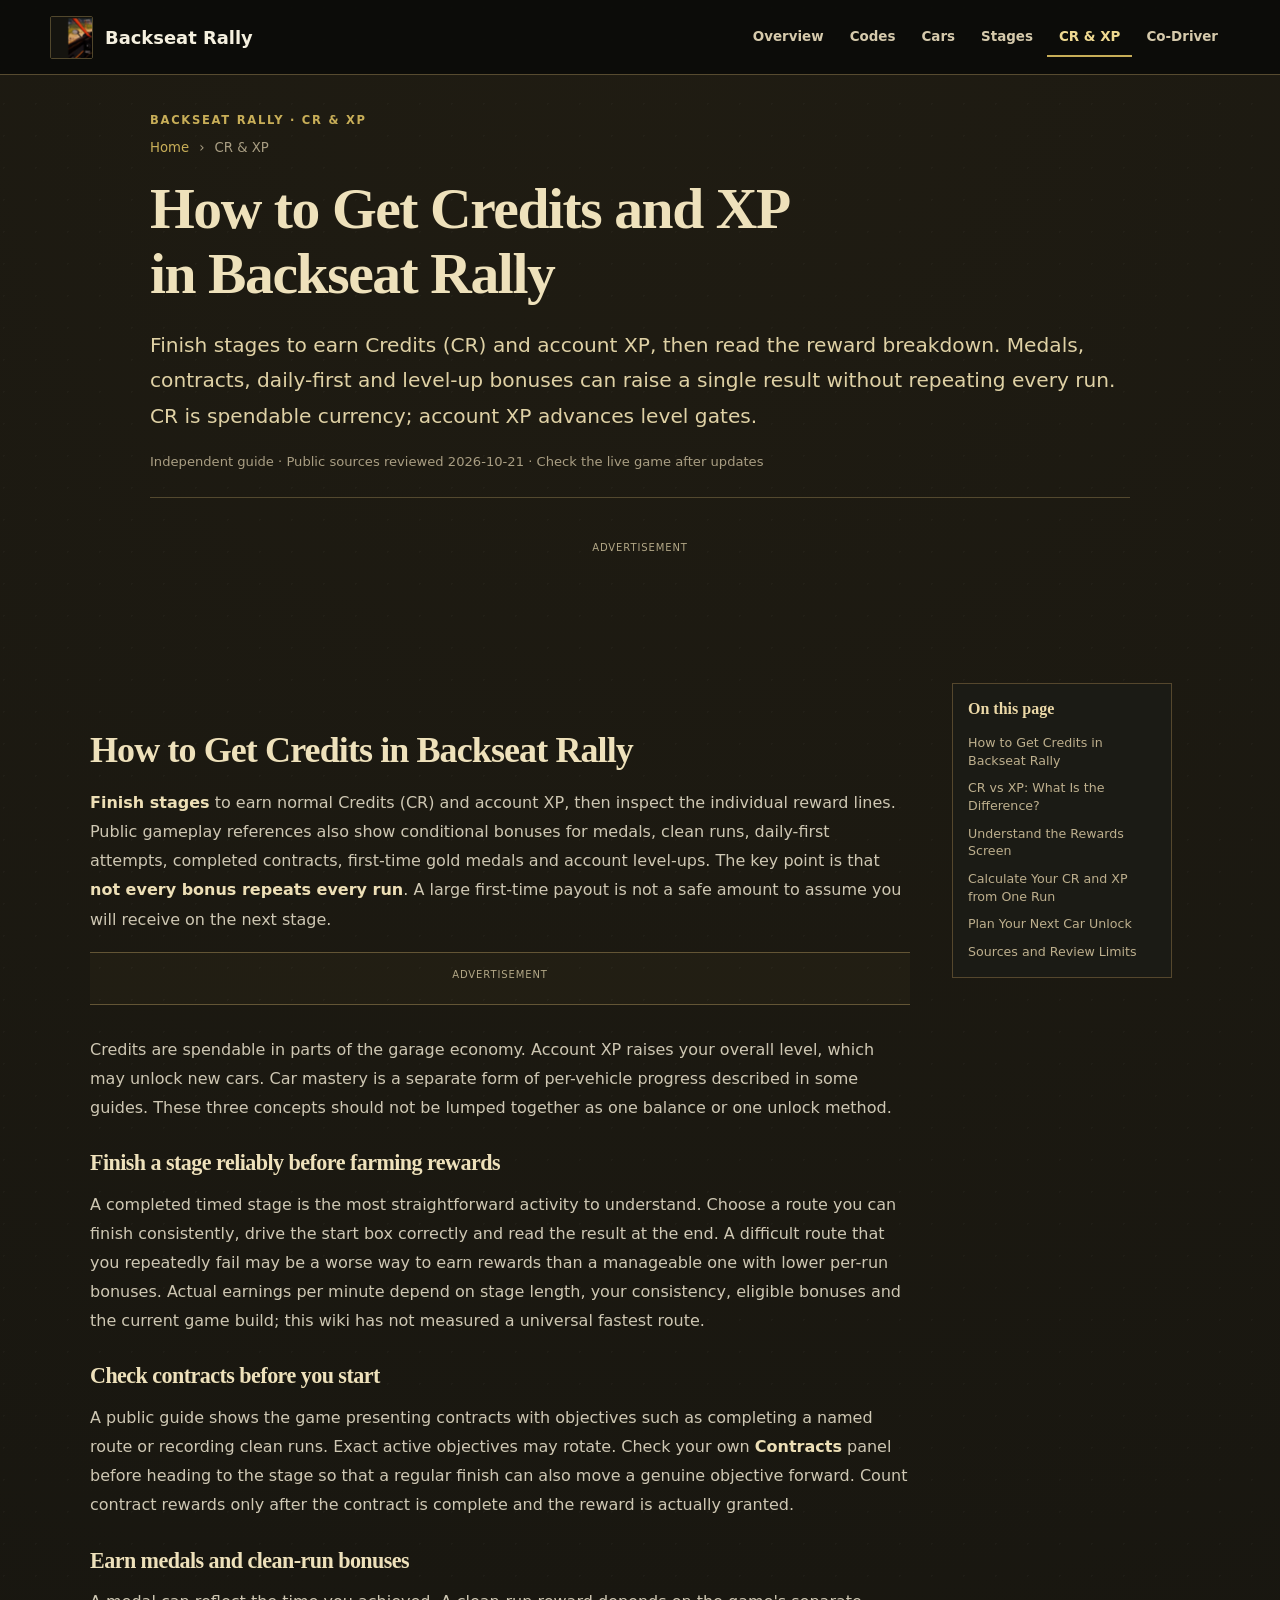
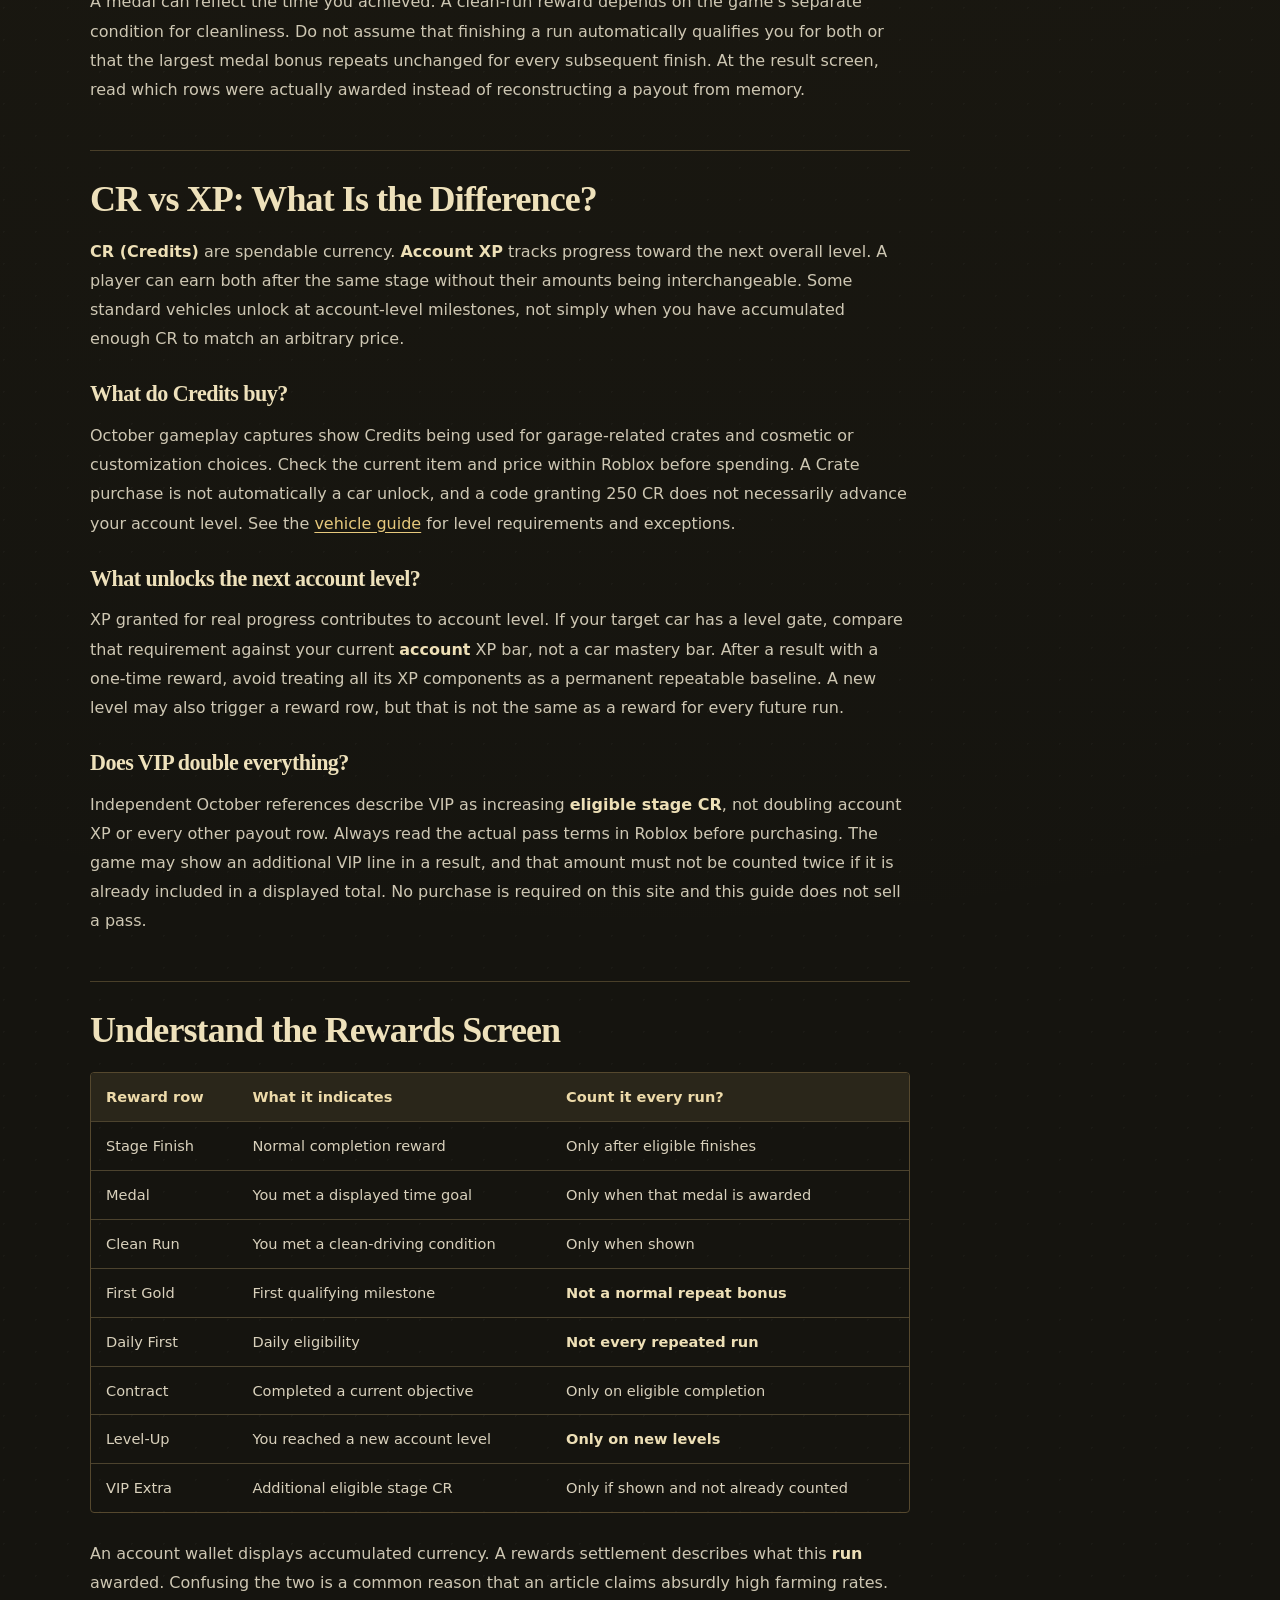
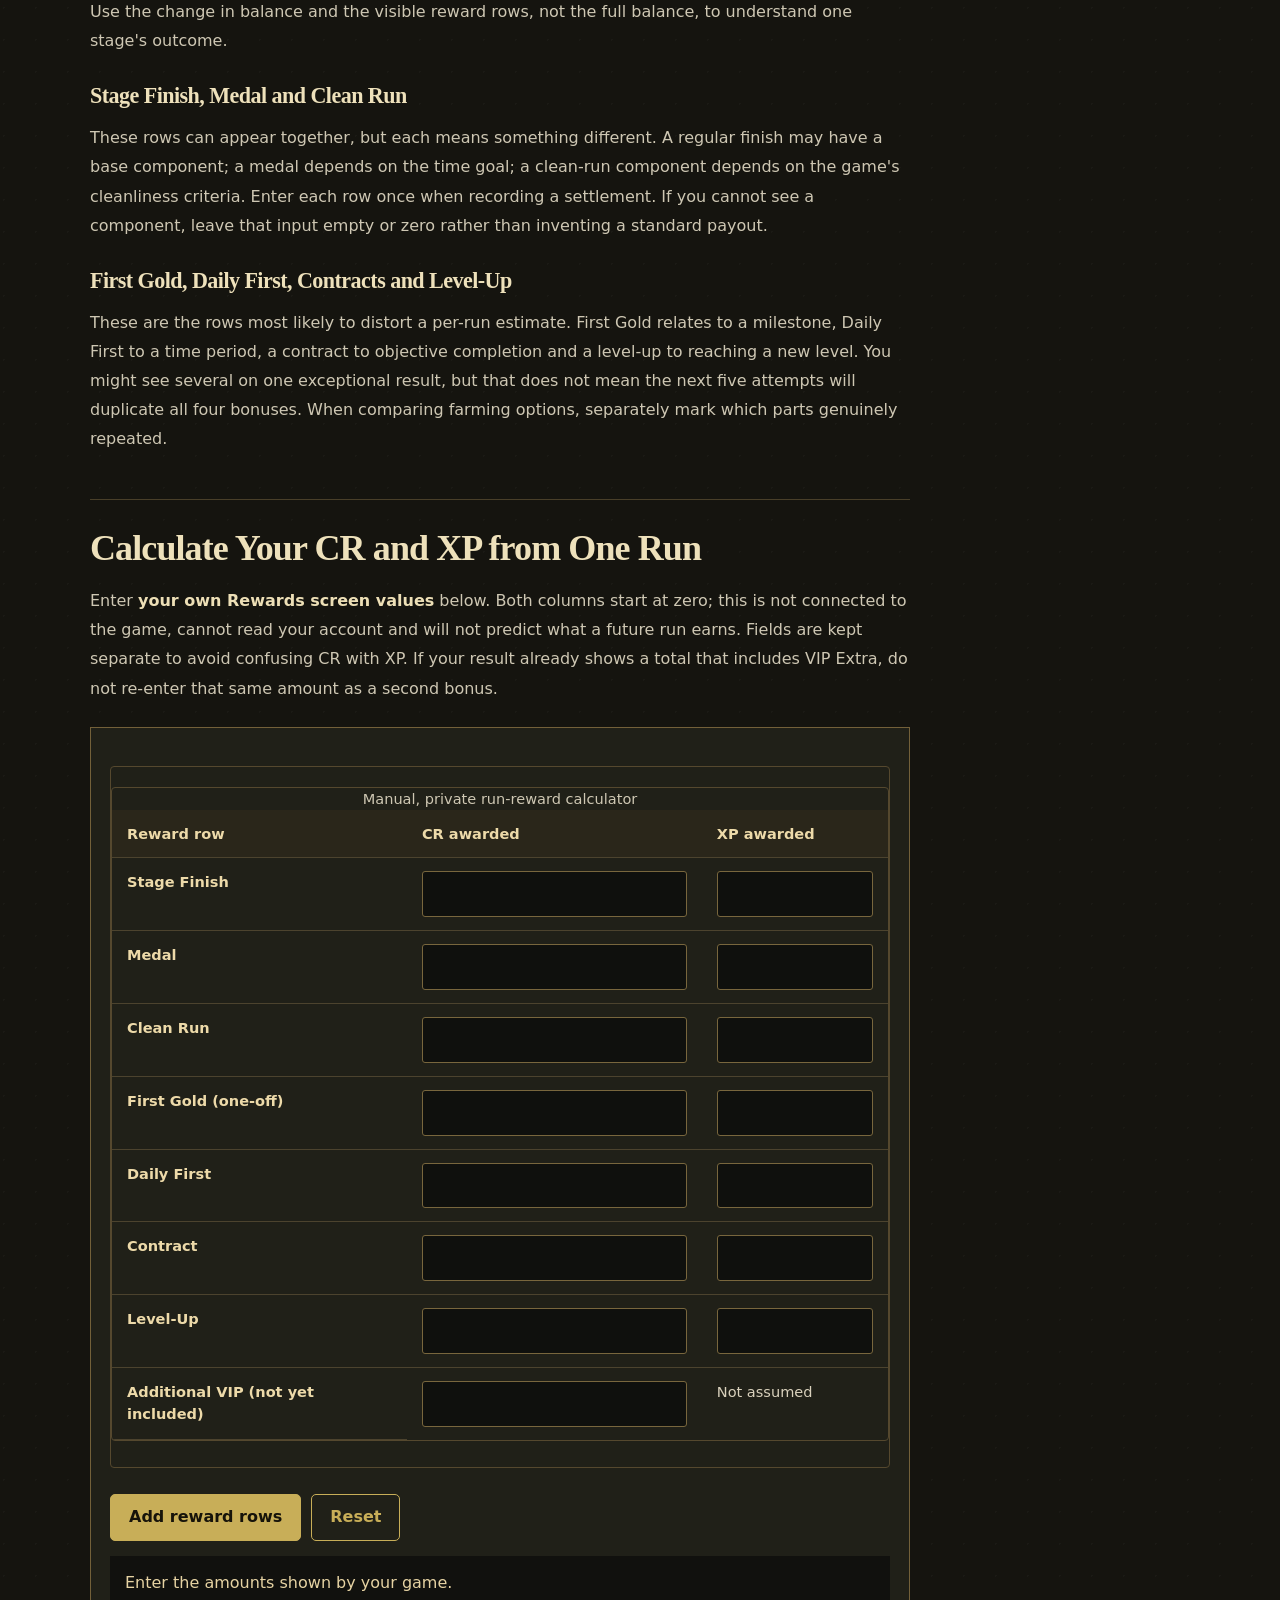
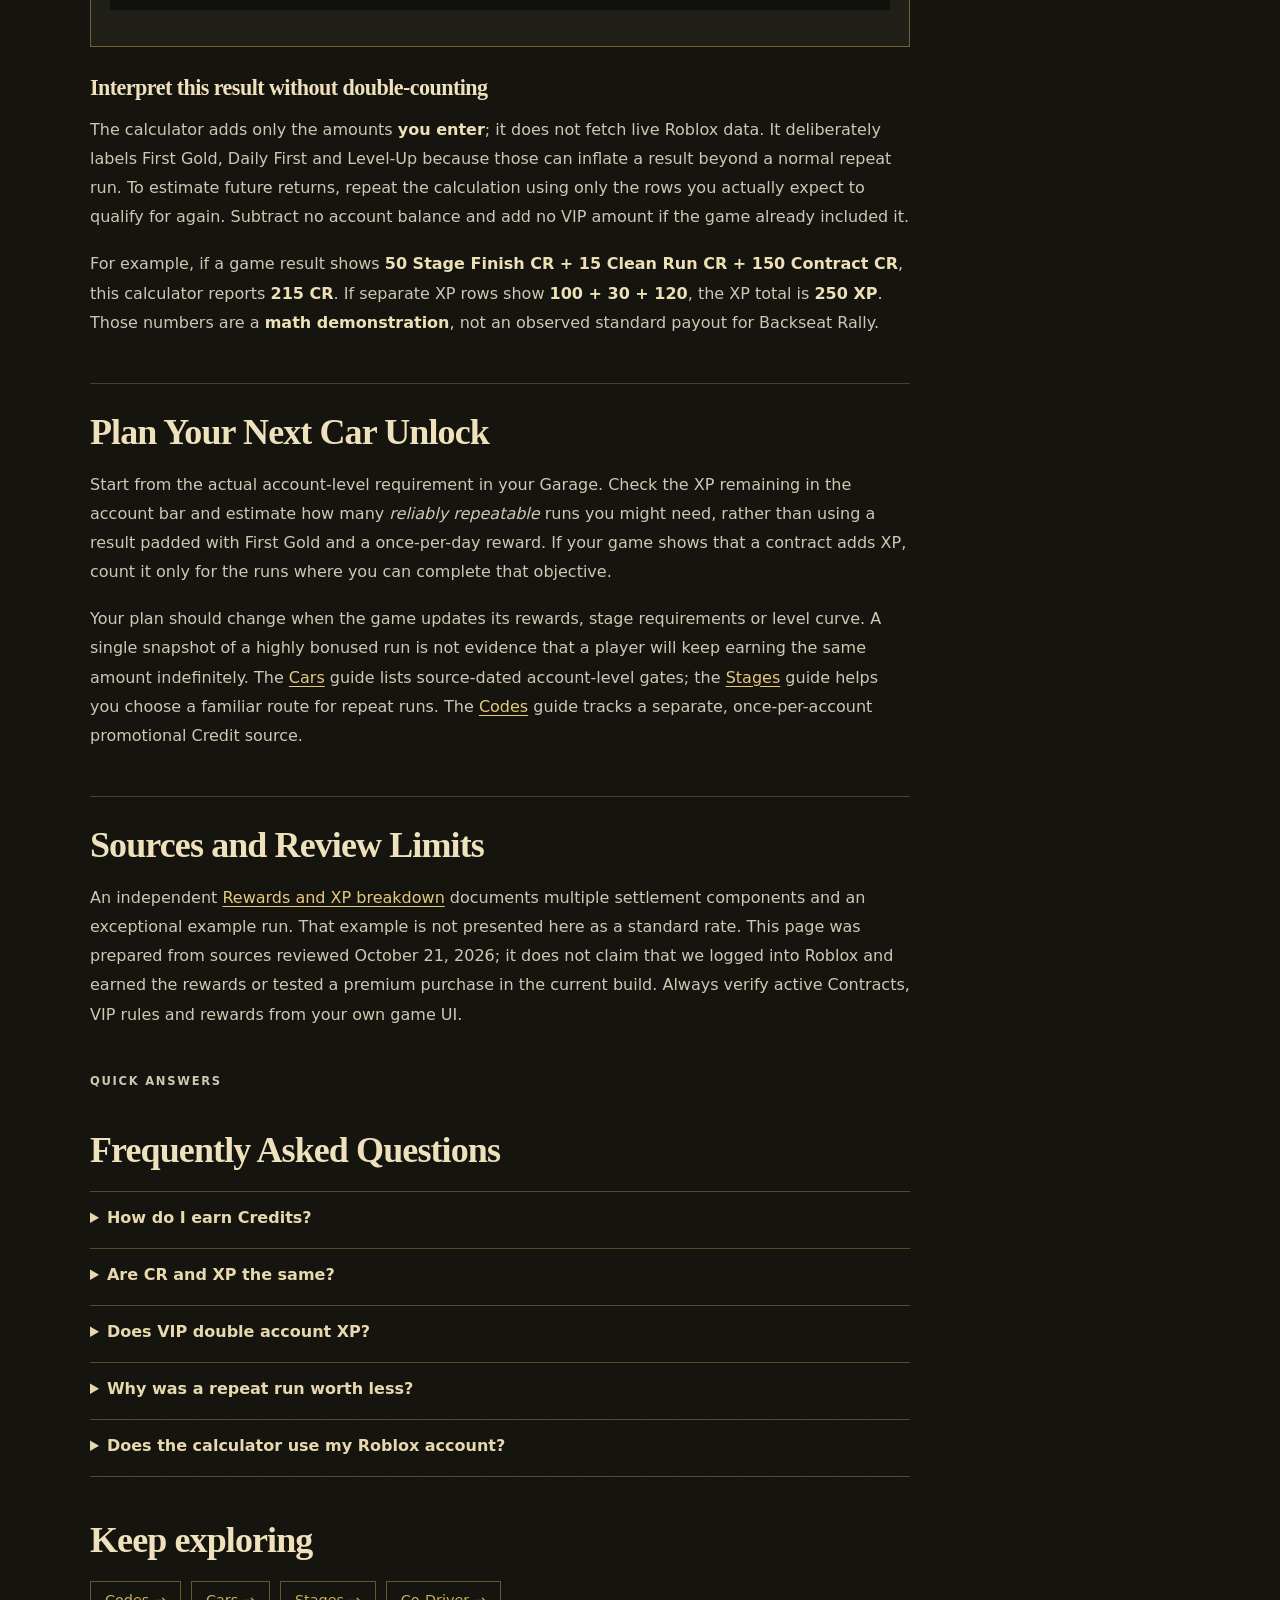
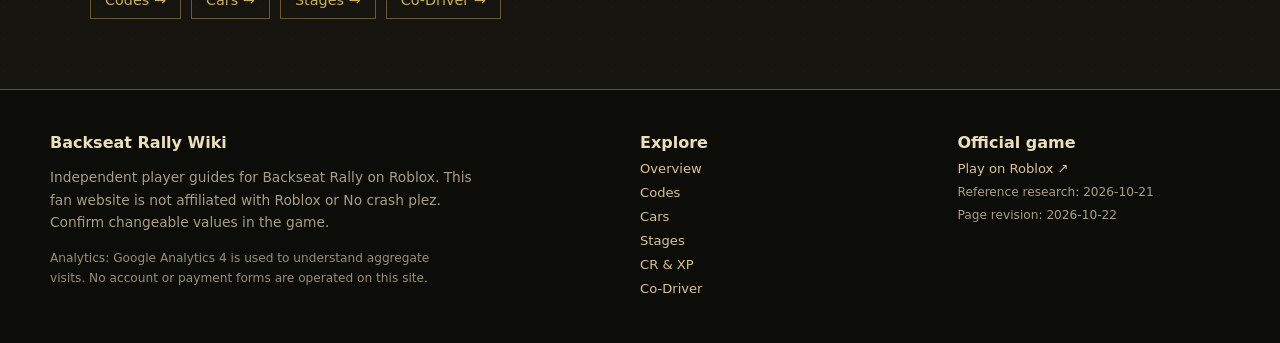
<file: credits-xp/index.html>
<!doctype html><html lang="en"><head><meta charset="utf-8"><meta name="viewport" content="width=device-width,initial-scale=1"><meta name="theme-color" content="#15140f"><title>How to Get Credits in Backseat Rally: CR &amp; XP Guide</title><meta name="description" content="Learn how to earn Credits (CR) and XP in Backseat Rally through stages, medals, and contracts. Track rewards without double counting bonuses."><meta name="robots" content="index, follow, max-image-preview:large"><link rel="canonical" href="https://backseatrallywiki.github.io/credits-xp/"><link rel="icon" type="image/png" href="/assets/logo.png"><link rel="manifest" href="/site.webmanifest"><meta property="og:type" content="website"><meta property="og:site_name" content="Backseat Rally Wiki"><meta property="og:title" content="How to Get Credits in Backseat Rally: CR &amp; XP Guide"><meta property="og:description" content="Learn how to earn Credits (CR) and XP in Backseat Rally through stages, medals, and contracts. Track rewards without double counting bonuses."><meta property="og:url" content="https://backseatrallywiki.github.io/credits-xp/"><meta property="og:image" content="https://backseatrallywiki.github.io/assets/backseat-rally-gameplay.jpg"><meta name="twitter:card" content="summary_large_image"><link rel="stylesheet" href="/assets/style.css"><script type="application/ld+json">{"@context": "https://schema.org", "@graph": [{"@type": "WebPage", "name": "How to Get Credits and XP in Backseat Rally", "url": "https://backseatrallywiki.github.io/credits-xp/", "description": "Learn how to earn Credits (CR) and XP in Backseat Rally through stages, medals, and contracts. Track rewards without double counting bonuses.", "inLanguage": "en", "dateModified": "2026-10-22", "isPartOf": {"@type": "WebSite", "name": "Backseat Rally Wiki", "url": "https://backseatrallywiki.github.io/"}, "about": {"@type": "VideoGame", "name": "Backseat Rally", "gamePlatform": "Roblox", "url": "https://www.roblox.com/games/94278659624110"}}, {"@type": "BreadcrumbList", "itemListElement": [{"@type": "ListItem", "position": 1, "name": "Home", "item": "https://backseatrallywiki.github.io/"}, {"@type": "ListItem", "position": 2, "name": "CR & XP", "item": "https://backseatrallywiki.github.io/credits-xp/"}]}, {"@type": "FAQPage", "mainEntity": [{"@type": "Question", "name": "How do I earn Credits?", "acceptedAnswer": {"@type": "Answer", "text": "Finish eligible stages and read the settlement; medals and contracts can add conditional rewards."}}, {"@type": "Question", "name": "Are CR and XP the same?", "acceptedAnswer": {"@type": "Answer", "text": "No. CR is a spendable balance, while account XP advances levels."}}, {"@type": "Question", "name": "Does VIP double account XP?", "acceptedAnswer": {"@type": "Answer", "text": "Public October sources describe eligible stage CR benefits, not automatic XP doubling. Check current pass terms."}}, {"@type": "Question", "name": "Why was a repeat run worth less?", "acceptedAnswer": {"@type": "Answer", "text": "First Gold, Daily First, a newly completed contract or a level-up may not apply again."}}, {"@type": "Question", "name": "Does the calculator use my Roblox account?", "acceptedAnswer": {"@type": "Answer", "text": "No. It adds manual values entirely in your browser."}}]}]}</script><script async src="https://www.googletagmanager.com/gtag/js?id=G-0EK23CW2G6"></script><script>window.dataLayer=window.dataLayer||[];function gtag(){dataLayer.push(arguments);}gtag('js',new Date());gtag('config','G-0EK23CW2G6');</script></head><body><a class="skip-link" href="#main-content">Skip to content</a><header class="site-header"><div class="container header-inner"><a class="brand" href="/" aria-label="Backseat Rally Wiki home"><img src="/assets/logo.png" width="43" height="43" alt=""><span>Backseat Rally</span></a><nav class="primary-nav" aria-label="Main navigation"><a href="/">Overview</a><a href="/codes/">Codes</a><a href="/cars/">Cars</a><a href="/stages/">Stages</a><a href="/credits-xp/" aria-current="page">CR & XP</a><a href="/co-driver/">Co-Driver</a></nav></div></header><main class="inner-page" id="main-content"><div class="container article-container"><div class="article-hero"><p class="eyebrow">Backseat Rally · CR &amp; XP</p><nav class="breadcrumbs" aria-label="Breadcrumb"><a href="/">Home</a><span aria-hidden="true">›</span><span>CR &amp; XP</span></nav><h1>How to Get Credits and XP in Backseat Rally</h1><p class="article-lead">Finish stages to earn Credits (CR) and account XP, then read the reward breakdown. Medals, contracts, daily-first and level-up bonuses can raise a single result without repeating every run. CR is spendable currency; account XP advances level gates.</p><div class="review-line">Independent guide · Public sources reviewed 2026-10-21 · Check the live game after updates</div></div><section class="ad-slot ad-slot-banner" data-adsterra-banner aria-label="Advertisement"><span class="ad-label">Advertisement</span><div class="ad-banner-host" data-adsterra-banner-render></div></section><div class="article-grid"><div class="article-main"><article class="article-body"><h2 id="how-to-get-credits-in-backseat-rally">How to Get Credits in Backseat Rally</h2>
<p><strong>Finish stages</strong> to earn normal Credits (CR) and account XP, then inspect the individual reward lines. Public gameplay references also show conditional bonuses for medals, clean runs, daily-first attempts, completed contracts, first-time gold medals and account level-ups. The key point is that <strong>not every bonus repeats every run</strong>. A large first-time payout is not a safe amount to assume you will receive on the next stage.</p><section class="ad-slot ad-slot-native" data-adsterra-native aria-label="Advertisement"><span class="ad-label">Advertisement</span><div class="ad-native-host" data-adsterra-native-render></div></section>
<p>Credits are spendable in parts of the garage economy. Account XP raises your overall level, which may unlock new cars. Car mastery is a separate form of per-vehicle progress described in some guides. These three concepts should not be lumped together as one balance or one unlock method.</p>
<h3 id="finish-a-stage-reliably-before-farming-rewards">Finish a stage reliably before farming rewards</h3>
<p>A completed timed stage is the most straightforward activity to understand. Choose a route you can finish consistently, drive the start box correctly and read the result at the end. A difficult route that you repeatedly fail may be a worse way to earn rewards than a manageable one with lower per-run bonuses. Actual earnings per minute depend on stage length, your consistency, eligible bonuses and the current game build; this wiki has not measured a universal fastest route.</p>
<h3 id="check-contracts-before-you-start">Check contracts before you start</h3>
<p>A public guide shows the game presenting contracts with objectives such as completing a named route or recording clean runs. Exact active objectives may rotate. Check your own <strong>Contracts</strong> panel before heading to the stage so that a regular finish can also move a genuine objective forward. Count contract rewards only after the contract is complete and the reward is actually granted.</p>
<h3 id="earn-medals-and-clean-run-bonuses">Earn medals and clean-run bonuses</h3>
<p>A medal can reflect the time you achieved. A clean-run reward depends on the game's separate condition for cleanliness. Do not assume that finishing a run automatically qualifies you for both or that the largest medal bonus repeats unchanged for every subsequent finish. At the result screen, read which rows were actually awarded instead of reconstructing a payout from memory.</p>
<h2 id="cr-vs-xp-what-is-the-difference">CR vs XP: What Is the Difference?</h2>
<p><strong>CR (Credits)</strong> are spendable currency. <strong>Account XP</strong> tracks progress toward the next overall level. A player can earn both after the same stage without their amounts being interchangeable. Some standard vehicles unlock at account-level milestones, not simply when you have accumulated enough CR to match an arbitrary price.</p>
<h3 id="what-do-credits-buy">What do Credits buy?</h3>
<p>October gameplay captures show Credits being used for garage-related crates and cosmetic or customization choices. Check the current item and price within Roblox before spending. A Crate purchase is not automatically a car unlock, and a code granting 250 CR does not necessarily advance your account level. See the <a href="/cars/">vehicle guide</a> for level requirements and exceptions.</p>
<h3 id="what-unlocks-the-next-account-level">What unlocks the next account level?</h3>
<p>XP granted for real progress contributes to account level. If your target car has a level gate, compare that requirement against your current <strong>account</strong> XP bar, not a car mastery bar. After a result with a one-time reward, avoid treating all its XP components as a permanent repeatable baseline. A new level may also trigger a reward row, but that is not the same as a reward for every future run.</p>
<h3 id="does-vip-double-everything">Does VIP double everything?</h3>
<p>Independent October references describe VIP as increasing <strong>eligible stage CR</strong>, not doubling account XP or every other payout row. Always read the actual pass terms in Roblox before purchasing. The game may show an additional VIP line in a result, and that amount must not be counted twice if it is already included in a displayed total. No purchase is required on this site and this guide does not sell a pass.</p>
<h2 id="understand-the-rewards-screen">Understand the Rewards Screen</h2>
<div class="table-scroll"><table>
<thead>
<tr>
<th>Reward row</th>
<th>What it indicates</th>
<th>Count it every run?</th>
</tr>
</thead>
<tbody>
<tr>
<td>Stage Finish</td>
<td>Normal completion reward</td>
<td>Only after eligible finishes</td>
</tr>
<tr>
<td>Medal</td>
<td>You met a displayed time goal</td>
<td>Only when that medal is awarded</td>
</tr>
<tr>
<td>Clean Run</td>
<td>You met a clean-driving condition</td>
<td>Only when shown</td>
</tr>
<tr>
<td>First Gold</td>
<td>First qualifying milestone</td>
<td><strong>Not a normal repeat bonus</strong></td>
</tr>
<tr>
<td>Daily First</td>
<td>Daily eligibility</td>
<td><strong>Not every repeated run</strong></td>
</tr>
<tr>
<td>Contract</td>
<td>Completed a current objective</td>
<td>Only on eligible completion</td>
</tr>
<tr>
<td>Level-Up</td>
<td>You reached a new account level</td>
<td><strong>Only on new levels</strong></td>
</tr>
<tr>
<td>VIP Extra</td>
<td>Additional eligible stage CR</td>
<td>Only if shown and not already counted</td>
</tr>
</tbody>
</table></div>
<p>An account wallet displays accumulated currency. A rewards settlement describes what this <strong>run</strong> awarded. Confusing the two is a common reason that an article claims absurdly high farming rates. Use the change in balance and the visible reward rows, not the full balance, to understand one stage's outcome.</p>
<h3 id="stage-finish-medal-and-clean-run">Stage Finish, Medal and Clean Run</h3>
<p>These rows can appear together, but each means something different. A regular finish may have a base component; a medal depends on the time goal; a clean-run component depends on the game's cleanliness criteria. Enter each row once when recording a settlement. If you cannot see a component, leave that input empty or zero rather than inventing a standard payout.</p>
<h3 id="first-gold-daily-first-contracts-and-level-up">First Gold, Daily First, Contracts and Level-Up</h3>
<p>These are the rows most likely to distort a per-run estimate. First Gold relates to a milestone, Daily First to a time period, a contract to objective completion and a level-up to reaching a new level. You might see several on one exceptional result, but that does not mean the next five attempts will duplicate all four bonuses. When comparing farming options, separately mark which parts genuinely repeated.</p>
<h2 id="calculate-your-cr-and-xp-from-one-run">Calculate Your CR and XP from One Run</h2>
<p>Enter <strong>your own Rewards screen values</strong> below. Both columns start at zero; this is not connected to the game, cannot read your account and will not predict what a future run earns. Fields are kept separate to avoid confusing CR with XP. If your result already shows a total that includes VIP Extra, do not re-enter that same amount as a second bonus.</p>
<div class="tool" id="reward-tool"><div class="table-scroll"><div class="table-scroll"><table class="reward-entry"><caption>Manual, private run-reward calculator</caption><thead><tr><th scope="col">Reward row</th><th scope="col">CR awarded</th><th scope="col">XP awarded</th></tr></thead><tbody>
<tr><th scope="row">Stage Finish</th><td><input aria-label="Stage Finish CR" data-cr="stage" min="0" step="1" type="number"/></td><td><input aria-label="Stage Finish XP" data-xp="stage" min="0" step="1" type="number"/></td></tr>
<tr><th scope="row">Medal</th><td><input aria-label="Medal CR" data-cr="medal" min="0" step="1" type="number"/></td><td><input aria-label="Medal XP" data-xp="medal" min="0" step="1" type="number"/></td></tr>
<tr><th scope="row">Clean Run</th><td><input aria-label="Clean Run CR" data-cr="clean" min="0" step="1" type="number"/></td><td><input aria-label="Clean Run XP" data-xp="clean" min="0" step="1" type="number"/></td></tr>
<tr><th scope="row">First Gold (one-off)</th><td><input aria-label="First Gold CR" data-cr="firstgold" min="0" step="1" type="number"/></td><td><input aria-label="First Gold XP" data-xp="firstgold" min="0" step="1" type="number"/></td></tr>
<tr><th scope="row">Daily First</th><td><input aria-label="Daily First CR" data-cr="daily" min="0" step="1" type="number"/></td><td><input aria-label="Daily First XP" data-xp="daily" min="0" step="1" type="number"/></td></tr>
<tr><th scope="row">Contract</th><td><input aria-label="Contract CR" data-cr="contract" min="0" step="1" type="number"/></td><td><input aria-label="Contract XP" data-xp="contract" min="0" step="1" type="number"/></td></tr>
<tr><th scope="row">Level-Up</th><td><input aria-label="Level Up CR" data-cr="level" min="0" step="1" type="number"/></td><td><input aria-label="Level Up XP" data-xp="level" min="0" step="1" type="number"/></td></tr>
<tr><th scope="row">Additional VIP (not yet included)</th><td><input aria-label="Additional VIP CR" data-cr="vip" min="0" step="1" type="number"/></td><td>Not assumed</td></tr>
</tbody></table></div></div><div class="tool-actions"><button class="btn" id="calc-reward" type="button">Add reward rows</button><button class="btn btn-outline" id="reset-reward" type="button">Reset</button></div><p aria-live="polite" class="tool-result" id="reward-result" role="status">Enter the amounts shown by your game.</p></div>
<h3 id="interpret-this-result-without-double-counting">Interpret this result without double-counting</h3>
<p>The calculator adds only the amounts <strong>you enter</strong>; it does not fetch live Roblox data. It deliberately labels First Gold, Daily First and Level-Up because those can inflate a result beyond a normal repeat run. To estimate future returns, repeat the calculation using only the rows you actually expect to qualify for again. Subtract no account balance and add no VIP amount if the game already included it.</p>
<p>For example, if a game result shows <strong>50 Stage Finish CR + 15 Clean Run CR + 150 Contract CR</strong>, this calculator reports <strong>215 CR</strong>. If separate XP rows show <strong>100 + 30 + 120</strong>, the XP total is <strong>250 XP</strong>. Those numbers are a <strong>math demonstration</strong>, not an observed standard payout for Backseat Rally.</p>
<h2 id="plan-your-next-car-unlock">Plan Your Next Car Unlock</h2>
<p>Start from the actual account-level requirement in your Garage. Check the XP remaining in the account bar and estimate how many <em>reliably repeatable</em> runs you might need, rather than using a result padded with First Gold and a once-per-day reward. If your game shows that a contract adds XP, count it only for the runs where you can complete that objective.</p>
<p>Your plan should change when the game updates its rewards, stage requirements or level curve. A single snapshot of a highly bonused run is not evidence that a player will keep earning the same amount indefinitely. The <a href="/cars/">Cars</a> guide lists source-dated account-level gates; the <a href="/stages/">Stages</a> guide helps you choose a familiar route for repeat runs. The <a href="/codes/">Codes</a> guide tracks a separate, once-per-account promotional Credit source.</p>
<h2 id="sources-and-review-limits">Sources and Review Limits</h2>
<p>An independent <a href="https://backseat-rally.wiki/credits-xp-rewards/" rel="noopener noreferrer" target="_blank">Rewards and XP breakdown</a> documents multiple settlement components and an exceptional example run. That example is not presented here as a standard rate. This page was prepared from sources reviewed October 21, 2026; it does not claim that we logged into Roblox and earned the rewards or tested a premium purchase in the current build. Always verify active Contracts, VIP rules and rewards from your own game UI.</p>
</article><section class="faq section" id="faq"><div class="section-heading"><p class="eyebrow">Quick answers</p><h2>Frequently Asked Questions</h2></div><details><summary>How do I earn Credits?</summary><p>Finish eligible stages and read the settlement; medals and contracts can add conditional rewards.</p></details><details><summary>Are CR and XP the same?</summary><p>No. CR is a spendable balance, while account XP advances levels.</p></details><details><summary>Does VIP double account XP?</summary><p>Public October sources describe eligible stage CR benefits, not automatic XP doubling. Check current pass terms.</p></details><details><summary>Why was a repeat run worth less?</summary><p>First Gold, Daily First, a newly completed contract or a level-up may not apply again.</p></details><details><summary>Does the calculator use my Roblox account?</summary><p>No. It adds manual values entirely in your browser.</p></details></section><section class="related section"><h2>Keep exploring</h2><div class="related-links"><a href="/codes/">Codes →</a><a href="/cars/">Cars →</a><a href="/stages/">Stages →</a><a href="/co-driver/">Co-Driver →</a></div></section></div><aside class="toc" aria-label="On this page"><div class="toc-box"><b>On this page</b><a href="#how-to-get-credits-in-backseat-rally">How to Get Credits in Backseat Rally</a><a href="#cr-vs-xp-what-is-the-difference">CR vs XP: What Is the Difference?</a><a href="#understand-the-rewards-screen">Understand the Rewards Screen</a><a href="#calculate-your-cr-and-xp-from-one-run">Calculate Your CR and XP from One Run</a><a href="#plan-your-next-car-unlock">Plan Your Next Car Unlock</a><a href="#sources-and-review-limits">Sources and Review Limits</a></div></aside></div></div></main><footer class="site-footer"><div class="container footer-grid"><div><strong>Backseat Rally Wiki</strong><p>Independent player guides for Backseat Rally on Roblox. This fan website is not affiliated with Roblox or No crash plez. Confirm changeable values in the game.</p><p class="privacy-note">Analytics: Google Analytics 4 is used to understand aggregate visits. No account or payment forms are operated on this site.</p></div><nav aria-label="Footer navigation"><strong>Explore</strong><a href="/">Overview</a><a href="/codes/">Codes</a><a href="/cars/">Cars</a><a href="/stages/">Stages</a><a href="/credits-xp/">CR & XP</a><a href="/co-driver/">Co-Driver</a></nav><div class="footer-about"><strong>Official game</strong><a href="https://www.roblox.com/games/94278659624110" target="_blank" rel="noopener noreferrer">Play on Roblox ↗</a><span>Reference research: 2026-10-21</span><span>Page revision: 2026-10-22</span></div></div></footer><script src="/assets/site.js" defer></script><script src="/assets/ads.js" defer></script></body></html>
</file>
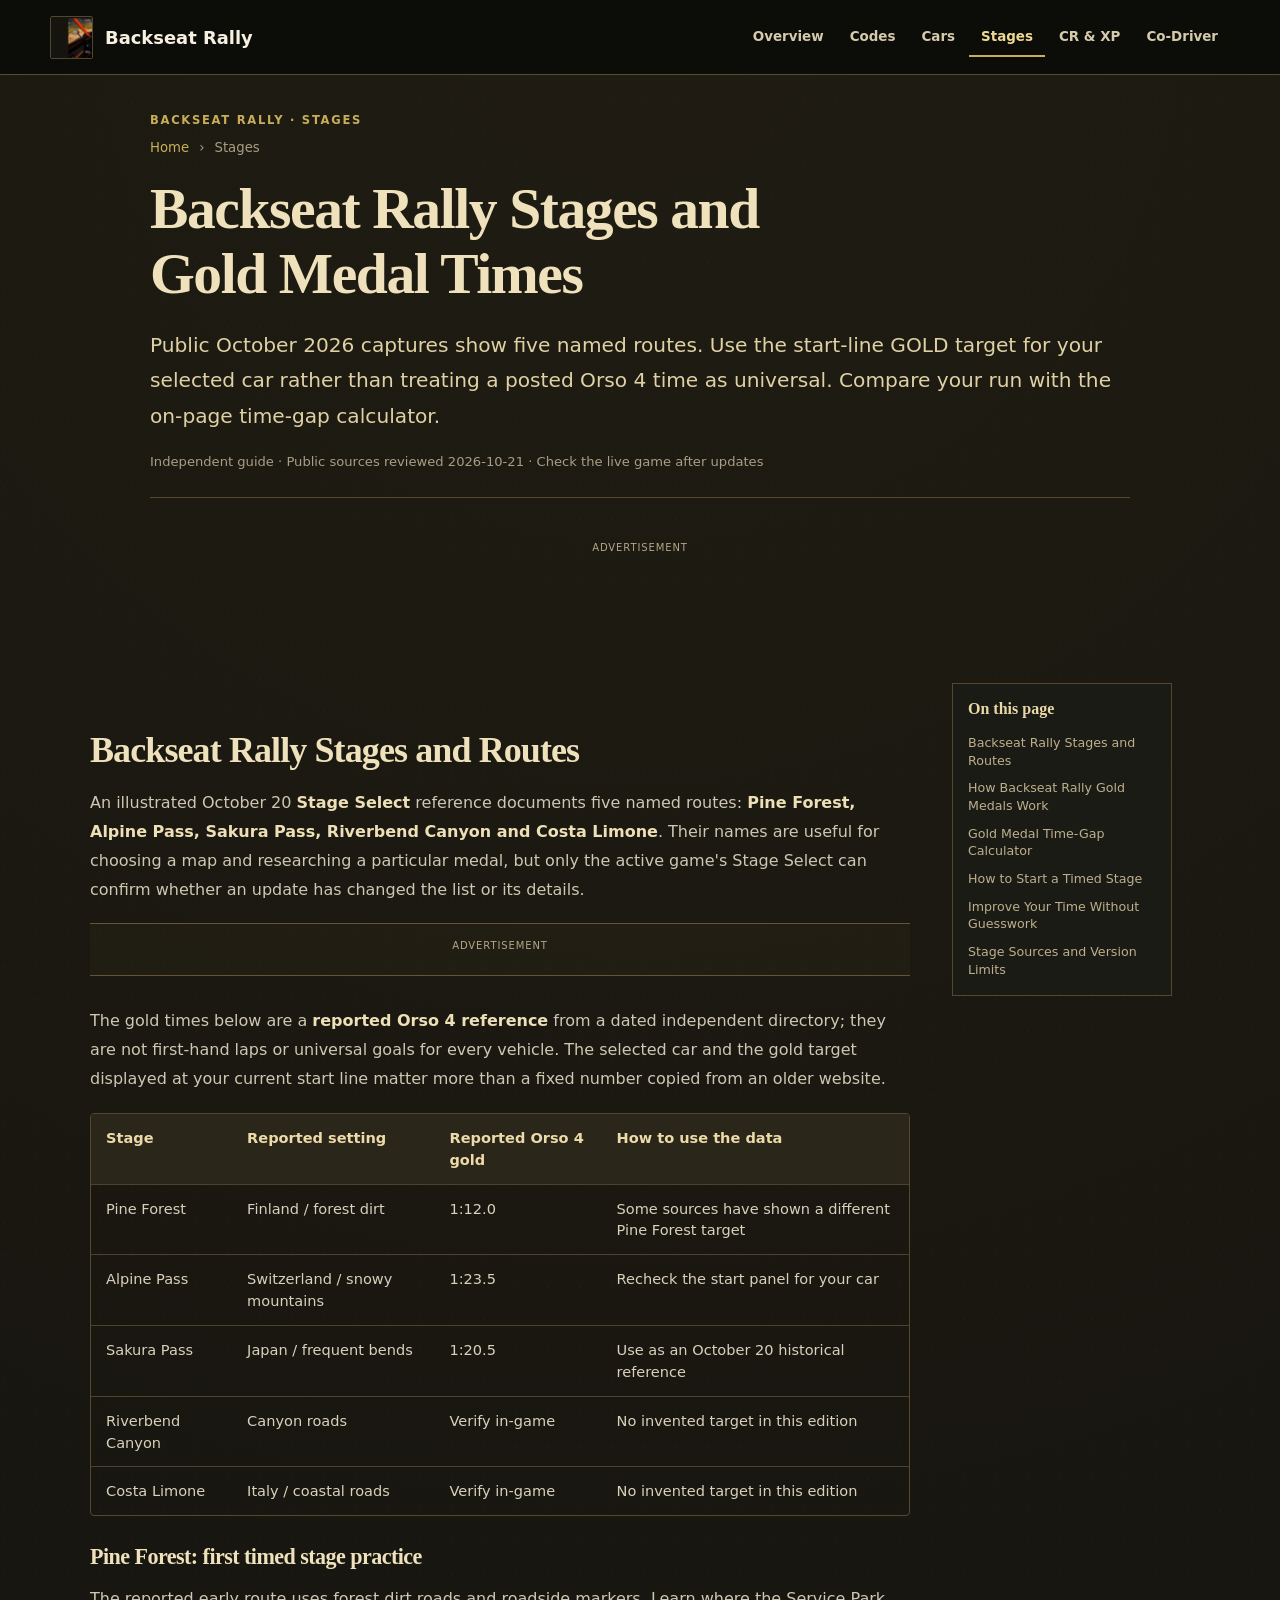
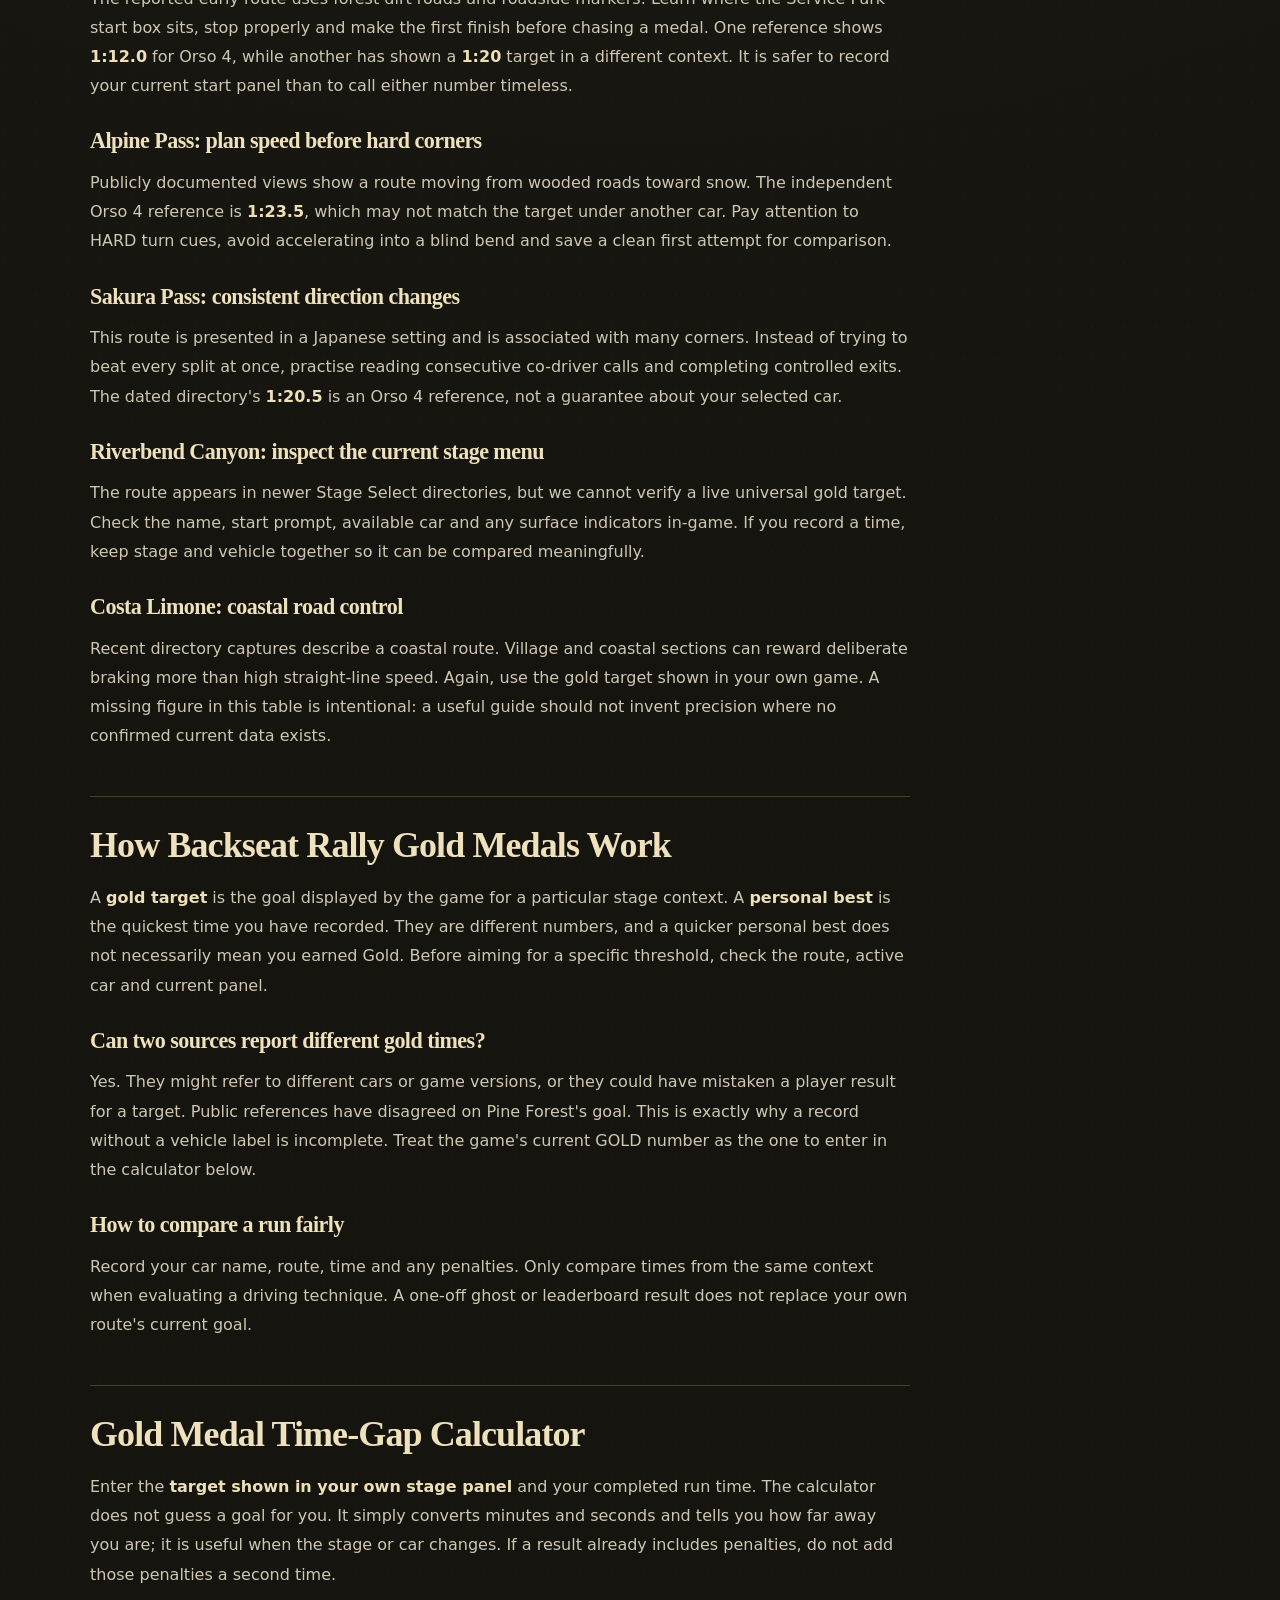
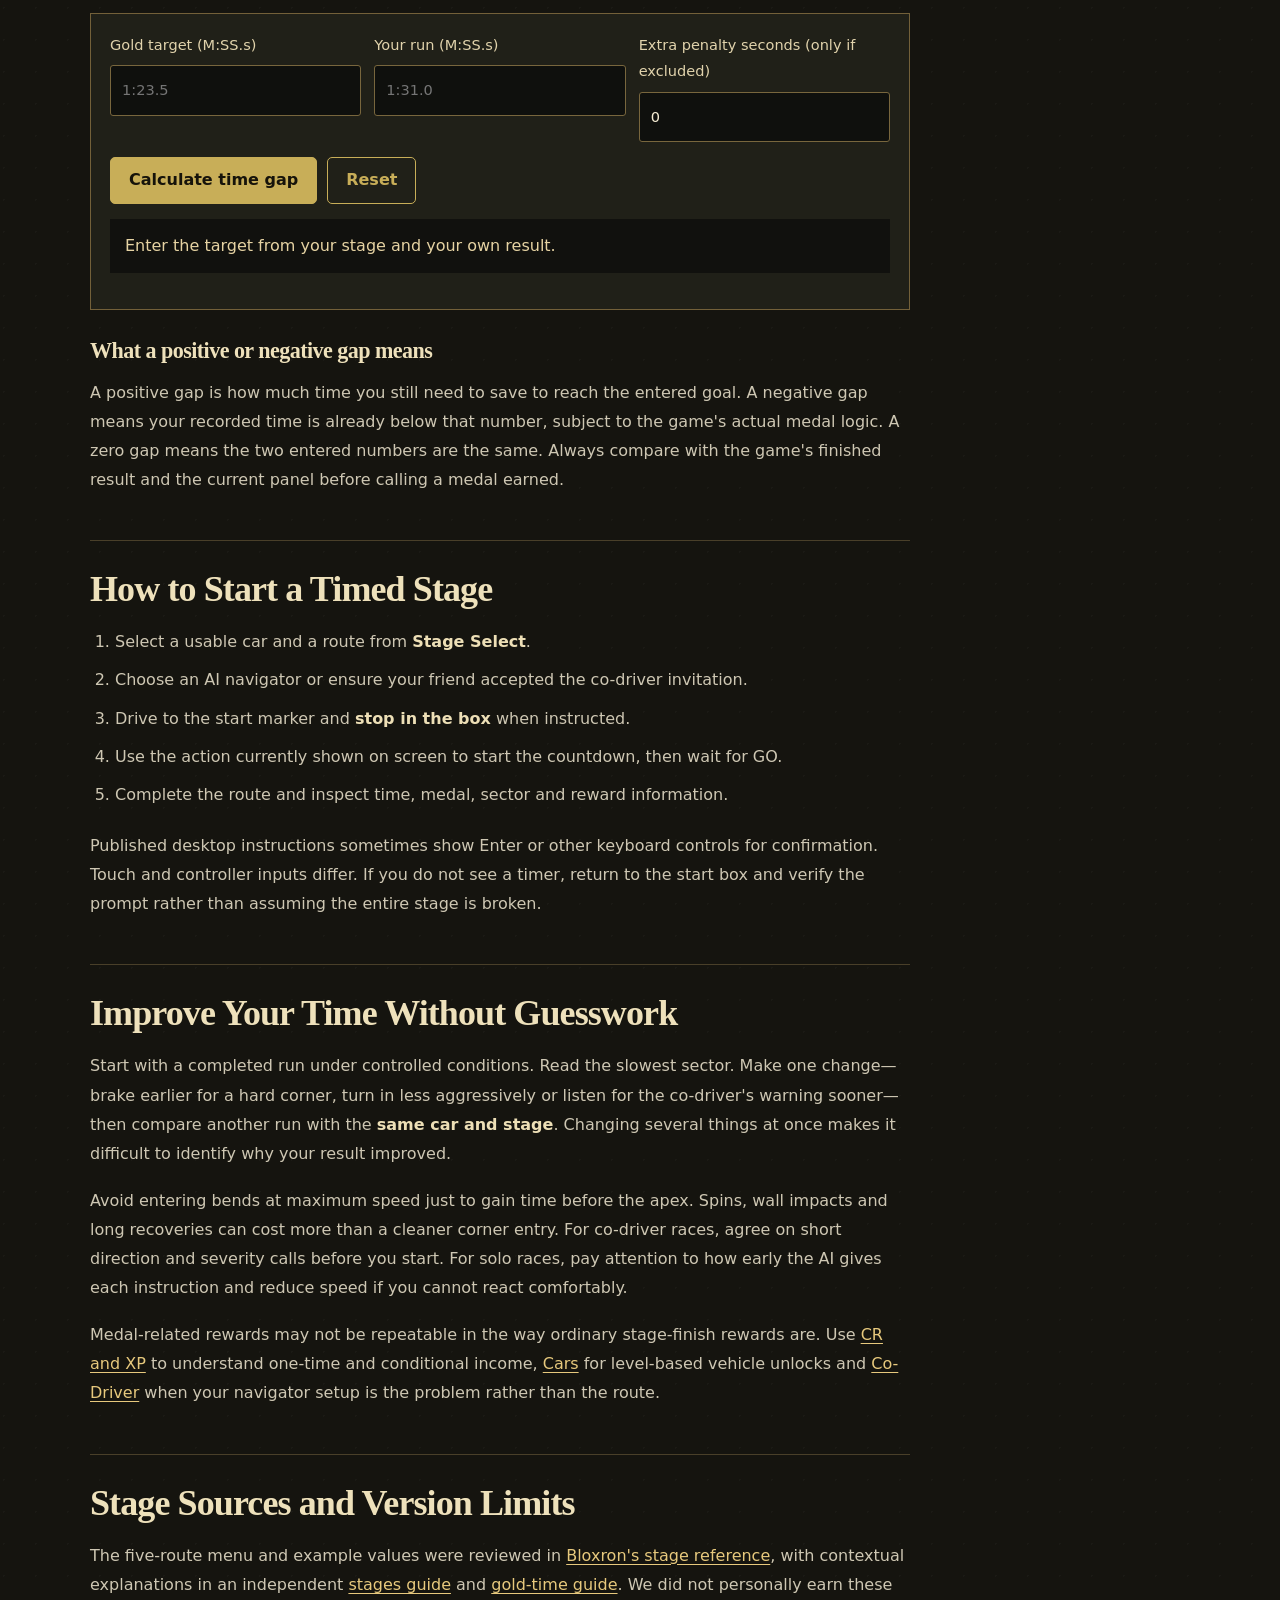
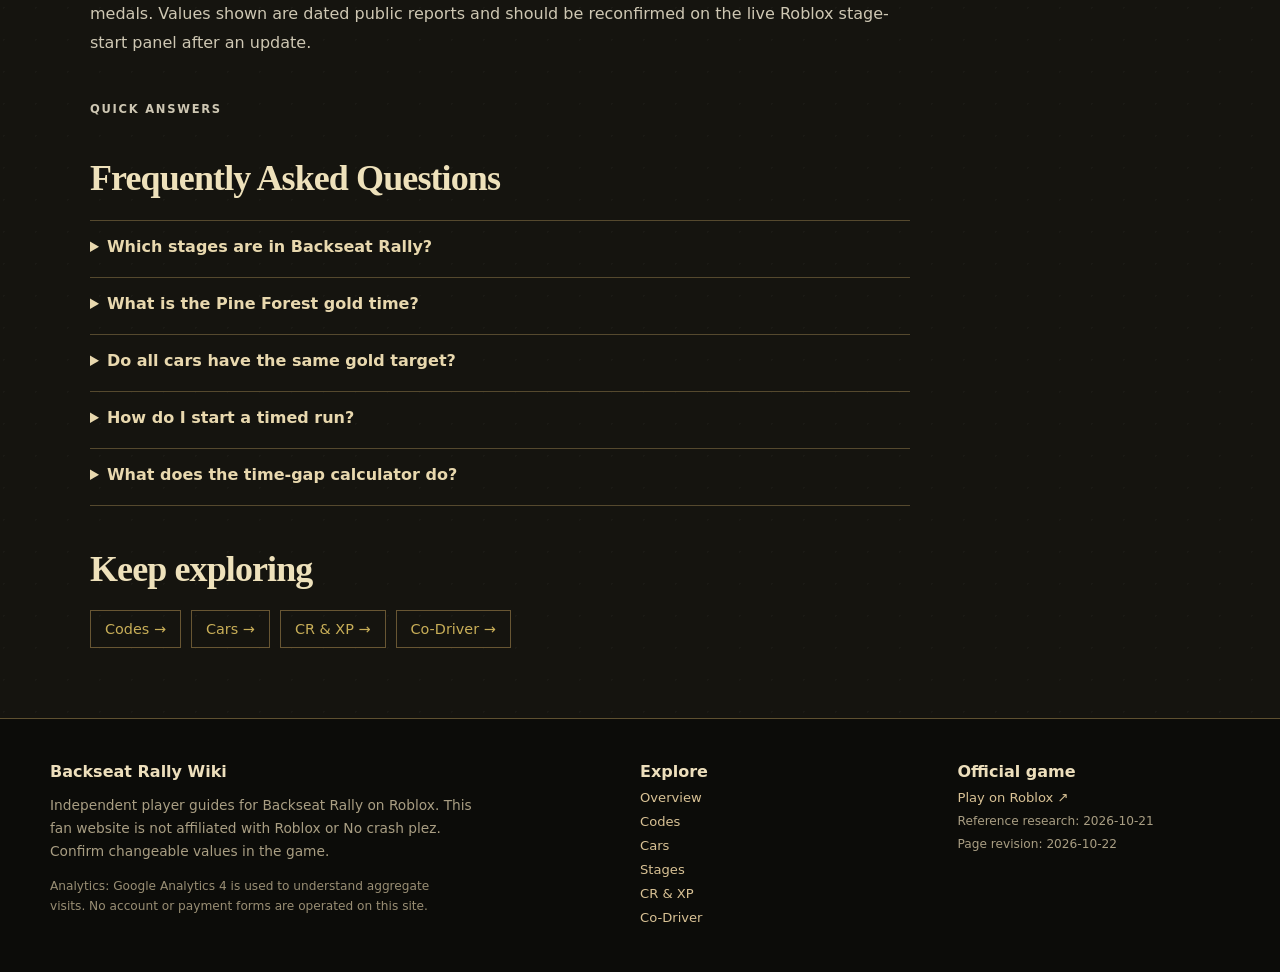
<file: stages/index.html>
<!doctype html><html lang="en"><head><meta charset="utf-8"><meta name="viewport" content="width=device-width,initial-scale=1"><meta name="theme-color" content="#15140f"><title>Backseat Rally Stages: Routes, Medals &amp; Gold Times</title><meta name="description" content="Explore Backseat Rally stages, stage selection, gold medal targets, timing rules and start-box tips. Compare reported routes and car-dependent records."><meta name="robots" content="index, follow, max-image-preview:large"><link rel="canonical" href="https://backseatrallywiki.github.io/stages/"><link rel="icon" type="image/png" href="/assets/logo.png"><link rel="manifest" href="/site.webmanifest"><meta property="og:type" content="website"><meta property="og:site_name" content="Backseat Rally Wiki"><meta property="og:title" content="Backseat Rally Stages: Routes, Medals &amp; Gold Times"><meta property="og:description" content="Explore Backseat Rally stages, stage selection, gold medal targets, timing rules and start-box tips. Compare reported routes and car-dependent records."><meta property="og:url" content="https://backseatrallywiki.github.io/stages/"><meta property="og:image" content="https://backseatrallywiki.github.io/assets/backseat-rally-gameplay.jpg"><meta name="twitter:card" content="summary_large_image"><link rel="stylesheet" href="/assets/style.css"><script type="application/ld+json">{"@context": "https://schema.org", "@graph": [{"@type": "WebPage", "name": "Backseat Rally Stages and Gold Medal Times", "url": "https://backseatrallywiki.github.io/stages/", "description": "Explore Backseat Rally stages, stage selection, gold medal targets, timing rules and start-box tips. Compare reported routes and car-dependent records.", "inLanguage": "en", "dateModified": "2026-10-22", "isPartOf": {"@type": "WebSite", "name": "Backseat Rally Wiki", "url": "https://backseatrallywiki.github.io/"}, "about": {"@type": "VideoGame", "name": "Backseat Rally", "gamePlatform": "Roblox", "url": "https://www.roblox.com/games/94278659624110"}}, {"@type": "BreadcrumbList", "itemListElement": [{"@type": "ListItem", "position": 1, "name": "Home", "item": "https://backseatrallywiki.github.io/"}, {"@type": "ListItem", "position": 2, "name": "Stages", "item": "https://backseatrallywiki.github.io/stages/"}]}, {"@type": "FAQPage", "mainEntity": [{"@type": "Question", "name": "Which stages are in Backseat Rally?", "acceptedAnswer": {"@type": "Answer", "text": "October 20 directories list Pine Forest, Alpine Pass, Sakura Pass, Riverbend Canyon and Costa Limone."}}, {"@type": "Question", "name": "What is the Pine Forest gold time?", "acceptedAnswer": {"@type": "Answer", "text": "A dated Orso 4 reference shows 1:12.0, but another source has shown 1:20 in a different context. Trust the current start panel."}}, {"@type": "Question", "name": "Do all cars have the same gold target?", "acceptedAnswer": {"@type": "Answer", "text": "Do not assume so. Check the selected car and the GOLD value displayed in the game."}}, {"@type": "Question", "name": "How do I start a timed run?", "acceptedAnswer": {"@type": "Answer", "text": "Stop in the marked start box, confirm the current action prompt and wait for GO."}}, {"@type": "Question", "name": "What does the time-gap calculator do?", "acceptedAnswer": {"@type": "Answer", "text": "It subtracts your entered target from your entered run time and does not fetch Roblox times."}}]}]}</script><script async src="https://www.googletagmanager.com/gtag/js?id=G-0EK23CW2G6"></script><script>window.dataLayer=window.dataLayer||[];function gtag(){dataLayer.push(arguments);}gtag('js',new Date());gtag('config','G-0EK23CW2G6');</script></head><body><a class="skip-link" href="#main-content">Skip to content</a><header class="site-header"><div class="container header-inner"><a class="brand" href="/" aria-label="Backseat Rally Wiki home"><img src="/assets/logo.png" width="43" height="43" alt=""><span>Backseat Rally</span></a><nav class="primary-nav" aria-label="Main navigation"><a href="/">Overview</a><a href="/codes/">Codes</a><a href="/cars/">Cars</a><a href="/stages/" aria-current="page">Stages</a><a href="/credits-xp/">CR & XP</a><a href="/co-driver/">Co-Driver</a></nav></div></header><main class="inner-page" id="main-content"><div class="container article-container"><div class="article-hero"><p class="eyebrow">Backseat Rally · Stages</p><nav class="breadcrumbs" aria-label="Breadcrumb"><a href="/">Home</a><span aria-hidden="true">›</span><span>Stages</span></nav><h1>Backseat Rally Stages and Gold Medal Times</h1><p class="article-lead">Public October 2026 captures show five named routes. Use the start-line GOLD target for your selected car rather than treating a posted Orso 4 time as universal. Compare your run with the on-page time-gap calculator.</p><div class="review-line">Independent guide · Public sources reviewed 2026-10-21 · Check the live game after updates</div></div><section class="ad-slot ad-slot-banner" data-adsterra-banner aria-label="Advertisement"><span class="ad-label">Advertisement</span><div class="ad-banner-host" data-adsterra-banner-render></div></section><div class="article-grid"><div class="article-main"><article class="article-body"><h2 id="backseat-rally-stages-and-routes">Backseat Rally Stages and Routes</h2>
<p>An illustrated October 20 <strong>Stage Select</strong> reference documents five named routes: <strong>Pine Forest, Alpine Pass, Sakura Pass, Riverbend Canyon and Costa Limone</strong>. Their names are useful for choosing a map and researching a particular medal, but only the active game's Stage Select can confirm whether an update has changed the list or its details.</p><section class="ad-slot ad-slot-native" data-adsterra-native aria-label="Advertisement"><span class="ad-label">Advertisement</span><div class="ad-native-host" data-adsterra-native-render></div></section>
<p>The gold times below are a <strong>reported Orso 4 reference</strong> from a dated independent directory; they are not first-hand laps or universal goals for every vehicle. The selected car and the gold target displayed at your current start line matter more than a fixed number copied from an older website.</p>
<div class="table-scroll"><table>
<thead>
<tr>
<th>Stage</th>
<th>Reported setting</th>
<th>Reported Orso 4 gold</th>
<th>How to use the data</th>
</tr>
</thead>
<tbody>
<tr>
<td>Pine Forest</td>
<td>Finland / forest dirt</td>
<td>1:12.0</td>
<td>Some sources have shown a different Pine Forest target</td>
</tr>
<tr>
<td>Alpine Pass</td>
<td>Switzerland / snowy mountains</td>
<td>1:23.5</td>
<td>Recheck the start panel for your car</td>
</tr>
<tr>
<td>Sakura Pass</td>
<td>Japan / frequent bends</td>
<td>1:20.5</td>
<td>Use as an October 20 historical reference</td>
</tr>
<tr>
<td>Riverbend Canyon</td>
<td>Canyon roads</td>
<td>Verify in-game</td>
<td>No invented target in this edition</td>
</tr>
<tr>
<td>Costa Limone</td>
<td>Italy / coastal roads</td>
<td>Verify in-game</td>
<td>No invented target in this edition</td>
</tr>
</tbody>
</table></div>
<h3 id="pine-forest-first-timed-stage-practice">Pine Forest: first timed stage practice</h3>
<p>The reported early route uses forest dirt roads and roadside markers. Learn where the Service Park start box sits, stop properly and make the first finish before chasing a medal. One reference shows <strong>1:12.0</strong> for Orso 4, while another has shown a <strong>1:20</strong> target in a different context. It is safer to record your current start panel than to call either number timeless.</p>
<h3 id="alpine-pass-plan-speed-before-hard-corners">Alpine Pass: plan speed before hard corners</h3>
<p>Publicly documented views show a route moving from wooded roads toward snow. The independent Orso 4 reference is <strong>1:23.5</strong>, which may not match the target under another car. Pay attention to HARD turn cues, avoid accelerating into a blind bend and save a clean first attempt for comparison.</p>
<h3 id="sakura-pass-consistent-direction-changes">Sakura Pass: consistent direction changes</h3>
<p>This route is presented in a Japanese setting and is associated with many corners. Instead of trying to beat every split at once, practise reading consecutive co-driver calls and completing controlled exits. The dated directory's <strong>1:20.5</strong> is an Orso 4 reference, not a guarantee about your selected car.</p>
<h3 id="riverbend-canyon-inspect-the-current-stage-menu">Riverbend Canyon: inspect the current stage menu</h3>
<p>The route appears in newer Stage Select directories, but we cannot verify a live universal gold target. Check the name, start prompt, available car and any surface indicators in-game. If you record a time, keep stage and vehicle together so it can be compared meaningfully.</p>
<h3 id="costa-limone-coastal-road-control">Costa Limone: coastal road control</h3>
<p>Recent directory captures describe a coastal route. Village and coastal sections can reward deliberate braking more than high straight-line speed. Again, use the gold target shown in your own game. A missing figure in this table is intentional: a useful guide should not invent precision where no confirmed current data exists.</p>
<h2 id="how-backseat-rally-gold-medals-work">How Backseat Rally Gold Medals Work</h2>
<p>A <strong>gold target</strong> is the goal displayed by the game for a particular stage context. A <strong>personal best</strong> is the quickest time you have recorded. They are different numbers, and a quicker personal best does not necessarily mean you earned Gold. Before aiming for a specific threshold, check the route, active car and current panel.</p>
<h3 id="can-two-sources-report-different-gold-times">Can two sources report different gold times?</h3>
<p>Yes. They might refer to different cars or game versions, or they could have mistaken a player result for a target. Public references have disagreed on Pine Forest's goal. This is exactly why a record without a vehicle label is incomplete. Treat the game's current GOLD number as the one to enter in the calculator below.</p>
<h3 id="how-to-compare-a-run-fairly">How to compare a run fairly</h3>
<p>Record your car name, route, time and any penalties. Only compare times from the same context when evaluating a driving technique. A one-off ghost or leaderboard result does not replace your own route's current goal.</p>
<h2 id="gold-medal-time-gap-calculator">Gold Medal Time-Gap Calculator</h2>
<p>Enter the <strong>target shown in your own stage panel</strong> and your completed run time. The calculator does not guess a goal for you. It simply converts minutes and seconds and tells you how far away you are; it is useful when the stage or car changes. If a result already includes penalties, do not add those penalties a second time.</p>
<div class="tool" id="time-gap-tool"><div class="form-grid"><label>Gold target (M:SS.s)<input id="gold-target" inputmode="decimal" placeholder="1:23.5" type="text"/></label><label>Your run (M:SS.s)<input id="run-time" inputmode="decimal" placeholder="1:31.0" type="text"/></label><label>Extra penalty seconds (only if excluded)<input id="penalty" min="0" step="0.1" type="number" value="0"/></label></div><div class="tool-actions"><button class="btn" id="calculate-gap" type="button">Calculate time gap</button><button class="btn btn-outline" id="reset-gap" type="button">Reset</button></div><p aria-live="polite" class="tool-result" id="gap-result" role="status">Enter the target from your stage and your own result.</p></div>
<h3 id="what-a-positive-or-negative-gap-means">What a positive or negative gap means</h3>
<p>A positive gap is how much time you still need to save to reach the entered goal. A negative gap means your recorded time is already below that number, subject to the game's actual medal logic. A zero gap means the two entered numbers are the same. Always compare with the game's finished result and the current panel before calling a medal earned.</p>
<h2 id="how-to-start-a-timed-stage">How to Start a Timed Stage</h2>
<ol>
<li>Select a usable car and a route from <strong>Stage Select</strong>.</li>
<li>Choose an AI navigator or ensure your friend accepted the co-driver invitation.</li>
<li>Drive to the start marker and <strong>stop in the box</strong> when instructed.</li>
<li>Use the action currently shown on screen to start the countdown, then wait for GO.</li>
<li>Complete the route and inspect time, medal, sector and reward information.</li>
</ol>
<p>Published desktop instructions sometimes show Enter or other keyboard controls for confirmation. Touch and controller inputs differ. If you do not see a timer, return to the start box and verify the prompt rather than assuming the entire stage is broken.</p>
<h2 id="improve-your-time-without-guesswork">Improve Your Time Without Guesswork</h2>
<p>Start with a completed run under controlled conditions. Read the slowest sector. Make one change—brake earlier for a hard corner, turn in less aggressively or listen for the co-driver's warning sooner—then compare another run with the <strong>same car and stage</strong>. Changing several things at once makes it difficult to identify why your result improved.</p>
<p>Avoid entering bends at maximum speed just to gain time before the apex. Spins, wall impacts and long recoveries can cost more than a cleaner corner entry. For co-driver races, agree on short direction and severity calls before you start. For solo races, pay attention to how early the AI gives each instruction and reduce speed if you cannot react comfortably.</p>
<p>Medal-related rewards may not be repeatable in the way ordinary stage-finish rewards are. Use <a href="/credits-xp/">CR and XP</a> to understand one-time and conditional income, <a href="/cars/">Cars</a> for level-based vehicle unlocks and <a href="/co-driver/">Co-Driver</a> when your navigator setup is the problem rather than the route.</p>
<h2 id="stage-sources-and-version-limits">Stage Sources and Version Limits</h2>
<p>The five-route menu and example values were reviewed in <a href="https://bloxron.com/backseat-rally/stages" rel="noopener noreferrer" target="_blank">Bloxron's stage reference</a>, with contextual explanations in an independent <a href="https://backseat-rally.wiki/stages/" rel="noopener noreferrer" target="_blank">stages guide</a> and <a href="https://backseat-rally.wiki/gold-medal-times/" rel="noopener noreferrer" target="_blank">gold-time guide</a>. We did not personally earn these medals. Values shown are dated public reports and should be reconfirmed on the live Roblox stage-start panel after an update.</p>
</article><section class="faq section" id="faq"><div class="section-heading"><p class="eyebrow">Quick answers</p><h2>Frequently Asked Questions</h2></div><details><summary>Which stages are in Backseat Rally?</summary><p>October 20 directories list Pine Forest, Alpine Pass, Sakura Pass, Riverbend Canyon and Costa Limone.</p></details><details><summary>What is the Pine Forest gold time?</summary><p>A dated Orso 4 reference shows 1:12.0, but another source has shown 1:20 in a different context. Trust the current start panel.</p></details><details><summary>Do all cars have the same gold target?</summary><p>Do not assume so. Check the selected car and the GOLD value displayed in the game.</p></details><details><summary>How do I start a timed run?</summary><p>Stop in the marked start box, confirm the current action prompt and wait for GO.</p></details><details><summary>What does the time-gap calculator do?</summary><p>It subtracts your entered target from your entered run time and does not fetch Roblox times.</p></details></section><section class="related section"><h2>Keep exploring</h2><div class="related-links"><a href="/codes/">Codes →</a><a href="/cars/">Cars →</a><a href="/credits-xp/">CR &amp; XP →</a><a href="/co-driver/">Co-Driver →</a></div></section></div><aside class="toc" aria-label="On this page"><div class="toc-box"><b>On this page</b><a href="#backseat-rally-stages-and-routes">Backseat Rally Stages and Routes</a><a href="#how-backseat-rally-gold-medals-work">How Backseat Rally Gold Medals Work</a><a href="#gold-medal-time-gap-calculator">Gold Medal Time-Gap Calculator</a><a href="#how-to-start-a-timed-stage">How to Start a Timed Stage</a><a href="#improve-your-time-without-guesswork">Improve Your Time Without Guesswork</a><a href="#stage-sources-and-version-limits">Stage Sources and Version Limits</a></div></aside></div></div></main><footer class="site-footer"><div class="container footer-grid"><div><strong>Backseat Rally Wiki</strong><p>Independent player guides for Backseat Rally on Roblox. This fan website is not affiliated with Roblox or No crash plez. Confirm changeable values in the game.</p><p class="privacy-note">Analytics: Google Analytics 4 is used to understand aggregate visits. No account or payment forms are operated on this site.</p></div><nav aria-label="Footer navigation"><strong>Explore</strong><a href="/">Overview</a><a href="/codes/">Codes</a><a href="/cars/">Cars</a><a href="/stages/">Stages</a><a href="/credits-xp/">CR & XP</a><a href="/co-driver/">Co-Driver</a></nav><div class="footer-about"><strong>Official game</strong><a href="https://www.roblox.com/games/94278659624110" target="_blank" rel="noopener noreferrer">Play on Roblox ↗</a><span>Reference research: 2026-10-21</span><span>Page revision: 2026-10-22</span></div></div></footer><script src="/assets/site.js" defer></script><script src="/assets/ads.js" defer></script></body></html>
</file>
<file: assets/style.css>
:root{--bg:#15140f;--bg2:#10110e;--panel:#1c1b15;--panel2:#232116;--gold:#c8ae58;--line:#615434;--ink:#f4f0e2;--muted:#cec7b3;--muted2:#a99e83;--radius:5px}
*,*::before,*::after{box-sizing:border-box}html{scroll-behavior:smooth}body{margin:0;min-height:100vh;color:var(--ink);font-family:system-ui,-apple-system,BlinkMacSystemFont,'Segoe UI',sans-serif;background:radial-gradient(circle at 50% 0%,#81663219,transparent 38%),radial-gradient(circle at 12% 24%,#ffffff06 1px,transparent 1px) 0 0/32px 32px,var(--bg);-webkit-font-smoothing:antialiased}a{color:var(--gold);text-underline-offset:3px}a:hover{color:#f0db91}img{max-width:100%;height:auto}button,input{font:inherit}.container{max-width:1180px;width:calc(100% - 40px);margin-inline:auto}.skip-link{position:absolute;top:-70px;left:16px;padding:8px 14px;background:var(--gold);color:#16130e;z-index:999}.skip-link:focus{top:12px}.site-header{background:#0b0c09ee;border-bottom:1px solid #574b30;position:relative;z-index:10}.header-inner{min-height:74px;display:flex;gap:24px;align-items:center;justify-content:space-between}.brand{display:inline-flex;align-items:center;gap:12px;color:#f5f0df;text-decoration:none;font-weight:800;white-space:nowrap;font-size:1.12rem}.brand img{width:43px;height:43px;object-fit:cover;border-radius:2px;border:1px solid #51472c}.primary-nav{display:flex;align-items:center;gap:2px;min-width:0}.primary-nav a{display:inline-block;white-space:nowrap;padding:11px 12px;text-decoration:none;color:#d6caac;font-size:.84rem;font-weight:650;border-bottom:2px solid transparent}.primary-nav a:hover,.primary-nav a[aria-current=page]{color:#efd991;border-bottom-color:var(--gold)}h1,h2,h3{font-family:Georgia,'Times New Roman',serif;letter-spacing:-.025em;font-weight:700;color:#eee1bb}h1{font-size:clamp(2.5rem,4.7vw,4.9rem);line-height:1.08;margin:12px 0 19px}h2{font-size:clamp(1.67rem,2.9vw,2.25rem);line-height:1.2;margin:38px 0 16px}h3{font-size:clamp(1.23rem,1.9vw,1.47rem);line-height:1.35;margin:26px 0 12px}.eyebrow{color:var(--gold);font-weight:850;text-transform:uppercase;letter-spacing:.15em;font-size:.72rem;margin:0}.home-hero{display:grid;grid-template-columns:minmax(0,1.08fr) minmax(0,.92fr);align-items:center;gap:36px;padding-block:62px 48px}.hero-copy,.hero-art{min-width:0}.hero-intro{font-size:clamp(1rem,1.35vw,1.17rem);line-height:1.7;color:#ded6c0;max-width:60ch}.hero-actions{display:flex;flex-wrap:wrap;gap:12px;align-items:center;margin:25px 0 22px}.btn{display:inline-flex;align-items:center;justify-content:center;gap:8px;padding:12px 18px;border:1px solid var(--gold);border-radius:var(--radius);background:var(--gold);color:#16130a;cursor:pointer;text-decoration:none;font-weight:800;line-height:1.3;transition:background .2s,border-color .2s}.btn:hover{background:#e4ca7a;color:#0c0b08}.btn-outline{background:transparent;color:var(--gold)}.btn-outline:hover{background:#2b261a;color:#f0d98b}.btn-small{padding:9px 15px;font-size:.86rem}.hero-note{border-left:2px solid var(--gold);padding:10px 16px;background:#211e15;color:#d3c59d;font-size:.91rem;line-height:1.6}.hero-art{margin:0;border:1px solid #78673d;background:#242216;box-shadow:0 22px 54px #0008;overflow:hidden}.hero-art img{display:block;width:100%;aspect-ratio:1.25/1;object-fit:cover;object-position:center center}.hero-art figcaption{padding:9px 13px;font-size:.71rem;color:#afa17b}.guide-cards{display:grid;grid-template-columns:repeat(5,minmax(0,1fr));gap:13px;margin-bottom:40px;scroll-margin-top:28px}.guide-card{min-width:0;border:1px solid #615232;display:flex;flex-direction:column;padding:18px 15px 16px;min-height:186px;text-decoration:none;background:linear-gradient(150deg,#242115,#171712);color:var(--ink);gap:12px}.guide-card:hover{border-color:#d3b76d;background:#30291a;color:var(--ink)}.card-num{color:#e0bb66;font:700 .8rem Georgia,serif}.guide-card strong{font:700 1.28rem Georgia,serif;line-height:1.2;color:#f1e3bd}.guide-card>span:nth-last-child(2){color:#c7bda7;font-size:.86rem;line-height:1.5}.card-arrow{margin-top:auto;color:#e8c87d!important;font-size:.8rem}.content-shell{max-width:1060px;padding-bottom:80px}.home-content>.article-body{max-width:860px}.article-body{font-size:1rem;line-height:1.82;color:var(--muted);overflow-wrap:break-word}.article-body p{margin:12px 0 18px;max-width:83ch}.article-body strong{color:#eddfb6}.article-body ul,.article-body ol{padding-left:25px;margin:12px 0 22px;max-width:83ch}.article-body li{margin:9px 0}.article-body h2,.article-body h3{scroll-margin-top:26px}.article-body h2{border-top:1px solid #493f29;padding-top:27px;margin-top:46px}.article-body h2:first-child{border-top:0;padding-top:0}.article-body h3{font-size:1.38rem}.article-body blockquote{border-left:2px solid var(--gold);padding:8px 20px;background:#262216}.article-body a{color:#e7c97d}.article-body a:hover{text-decoration-color:var(--gold)}.table-scroll{max-width:100%;overflow-x:auto;margin:20px 0 26px;border:1px solid #55482e;border-radius:4px}.article-body table{border-collapse:collapse;width:100%;min-width:540px;font-size:.91rem;line-height:1.5}.article-body thead{background:#2a261a}.article-body th,.article-body td{padding:13px 15px;text-align:left;border-bottom:1px solid #4c432e;vertical-align:top}.article-body th{color:#eddaa9}.article-body td{color:#d9d1bc}.article-body tr:last-child>td{border-bottom:0}.inner-page{padding:38px 0 70px}.article-container{max-width:1100px}.article-hero{max-width:980px;margin:0 auto 38px;padding-bottom:28px;border-bottom:1px solid #54492f}.breadcrumbs{display:flex;gap:10px;align-items:center;flex-wrap:wrap;margin:13px 0 22px;font-size:.83rem;color:var(--muted2)}.breadcrumbs a{text-decoration:none}.article-hero h1{font-size:clamp(2.45rem,4.5vw,4rem);max-width:24ch;margin:10px 0 22px;line-height:1.12}.article-lead{font-size:clamp(1.06rem,1.7vw,1.26rem);line-height:1.75;color:#dfd1a5;max-width:82ch}.review-line{margin-top:18px;color:var(--muted2);font-size:.82rem}.article-grid{max-width:1100px;margin:auto;display:grid;grid-template-columns:minmax(0,820px) minmax(0,220px);gap:42px;align-items:start}.article-main{min-width:0;max-width:820px}.toc{min-width:0;position:sticky;top:20px}.toc-box{border:1px solid #55472d;background:#1b1b15;padding:16px 15px;display:flex;flex-direction:column;gap:10px}.toc-box b{font-family:Georgia,serif;color:#ebd8a7;margin-bottom:6px}.toc-box a{font-size:.79rem;line-height:1.4;color:#bdaf8d;text-decoration:none}.toc-box a:hover{color:#f1cf79}.section{margin-top:42px}.section-heading h2,.section h2{margin-bottom:19px}.faq details{border-top:1px solid #55492e;padding:14px 0}.faq details:last-child{border-bottom:1px solid #55492e}.faq summary{cursor:pointer;font-weight:750;color:#e8d8ae;padding:2px 0 7px}.faq summary:hover{color:#f8e6a9}.faq p{color:var(--muted);line-height:1.75;max-width:80ch}.related-links{display:flex;flex-wrap:wrap;gap:10px}.related-links a{padding:10px 14px;border:1px solid #685633;text-decoration:none;font-size:.9rem}.site-footer{background:#0c0c09;border-top:1px solid #5e5030;padding:43px 0;color:var(--muted2)}.footer-grid{display:grid;grid-template-columns:2fr 1fr 1fr;gap:45px}.footer-grid strong{color:#eddfbc;font-size:1rem}.footer-grid p{line-height:1.65;max-width:51ch;font-size:.86rem}.privacy-note{font-size:.76rem!important;color:#998e74}.footer-grid nav,.footer-about{display:flex;flex-direction:column;align-items:flex-start;gap:9px}.footer-grid a{font-size:.82rem;color:#d9c295;text-decoration:none}.footer-grid a:hover{text-decoration:underline}.footer-about span{font-size:.76rem}.notfound{min-height:72vh;display:flex;flex-direction:column;justify-content:center;align-items:flex-start}.tool,.copy-panel{background:#202018;border:1px solid #736039;padding:18px 19px;margin:24px 0}.copy-panel{display:flex;align-items:center;flex-wrap:wrap;gap:15px}.code-pill{font-family:ui-monospace,SFMono-Regular,Consolas,monospace;font-size:1.35rem;letter-spacing:.13em;color:#f3dda0;font-weight:800}.copy-status,.tool-result{color:#e6d3a3}.tool-result{margin-top:15px!important;background:#11110e;padding:12px 15px;min-height:54px}.tool-actions{display:flex;flex-wrap:wrap;gap:10px;margin-top:15px}.form-grid{display:grid;grid-template-columns:repeat(3,minmax(0,1fr));gap:13px}.form-grid label{display:flex;flex-direction:column;gap:7px;color:#e1d3ac;font-size:.91rem}.tool input{display:block;max-width:100%;width:100%;background:#0f100d;color:#f4ebd2;border:1px solid #78663d;padding:11px;border-radius:3px}.tool input:focus{outline:2px solid var(--gold);outline-offset:1px}.reward-entry{min-width:540px!important}.reward-entry input{min-width:105px}.reward-entry td{width:31%}.reward-entry th{width:38%}.reveal-note{font-size:.84rem;color:#bdb092}
@media(max-width:1150px){.guide-cards{grid-template-columns:repeat(3,minmax(0,1fr))}.article-grid{grid-template-columns:minmax(0,1fr) 190px;gap:27px}}@media(max-width:920px){.home-hero{gap:26px}.article-grid{display:block;max-width:820px}.toc{position:static;margin-top:33px}.toc-box{display:none}.footer-grid{gap:25px}.header-inner{display:block;padding-top:12px;padding-bottom:8px}.brand{margin-bottom:8px}.primary-nav{display:flex;width:100%;max-width:100%;overflow-x:auto;overflow-y:hidden;white-space:nowrap;flex-wrap:nowrap;gap:2px;-webkit-overflow-scrolling:touch;scrollbar-width:thin}.primary-nav a{flex:0 0 auto}}@media(max-width:920px){.home-hero{grid-template-columns:1fr;gap:27px;padding-block:35px 27px}.hero-art img{aspect-ratio:16/9}.guide-cards{grid-template-columns:repeat(2,minmax(0,1fr));gap:10px}.article-hero h1{max-width:100%}.footer-grid{grid-template-columns:1fr 1fr;gap:27px}.footer-grid>div:first-child{grid-column:1/-1}.form-grid{grid-template-columns:1fr}.container{width:calc(100% - 30px)}}@media(max-width:480px){.guide-cards{grid-template-columns:1fr}.guide-card{min-height:0;gap:8px}.hero-actions{align-items:stretch;flex-direction:column}.hero-actions .btn{width:100%}.article-body h2{font-size:1.62rem}.article-body h3{font-size:1.24rem}.article-hero h1{font-size:2.3rem}.footer-grid{grid-template-columns:1fr}.footer-grid>div:first-child{grid-column:auto}.site-footer{padding-top:30px}.tool{padding:13px}.primary-nav a{padding:9px 10px}}

/* Isolated ad slots: don't affect article text or site-wide hero/grid rules. */
.ad-slot{box-sizing:border-box;max-width:100%;min-width:0;display:flex;flex-direction:column;align-items:center;justify-content:center;gap:7px;margin:22px auto 27px;padding:5px 0}
.ad-label{font:500 10px/1.3 system-ui,-apple-system,BlinkMacSystemFont,"Segoe UI",sans-serif;letter-spacing:.09em;text-transform:uppercase;color:#b2a786}
.ad-slot-banner{width:calc(100% - 40px);max-width:1180px}
.ad-banner-host{box-sizing:border-box;display:flex;justify-content:center;align-items:center;width:100%;min-height:90px;max-width:100%;overflow:hidden}
.ad-banner-host>iframe{box-sizing:border-box;display:block;flex:none;border:0;max-width:100%}
.ad-slot-native{width:100%;max-width:850px;margin-top:18px;margin-bottom:30px;padding:15px 12px 16px;border-block:1px solid #635535;background:rgba(200,174,88,.035)}
.ad-native-host{width:100%;max-width:100%;overflow:hidden}
.article-body>.ad-slot-native{margin-left:auto;margin-right:auto}
@media (max-width:767px){
 .ad-slot-banner{margin-top:14px;margin-bottom:22px;width:calc(100% - 24px)}
 .ad-banner-host{min-height:50px}
 .ad-slot-native{padding:12px 8px;margin-top:17px;margin-bottom:24px}
}
</file>
